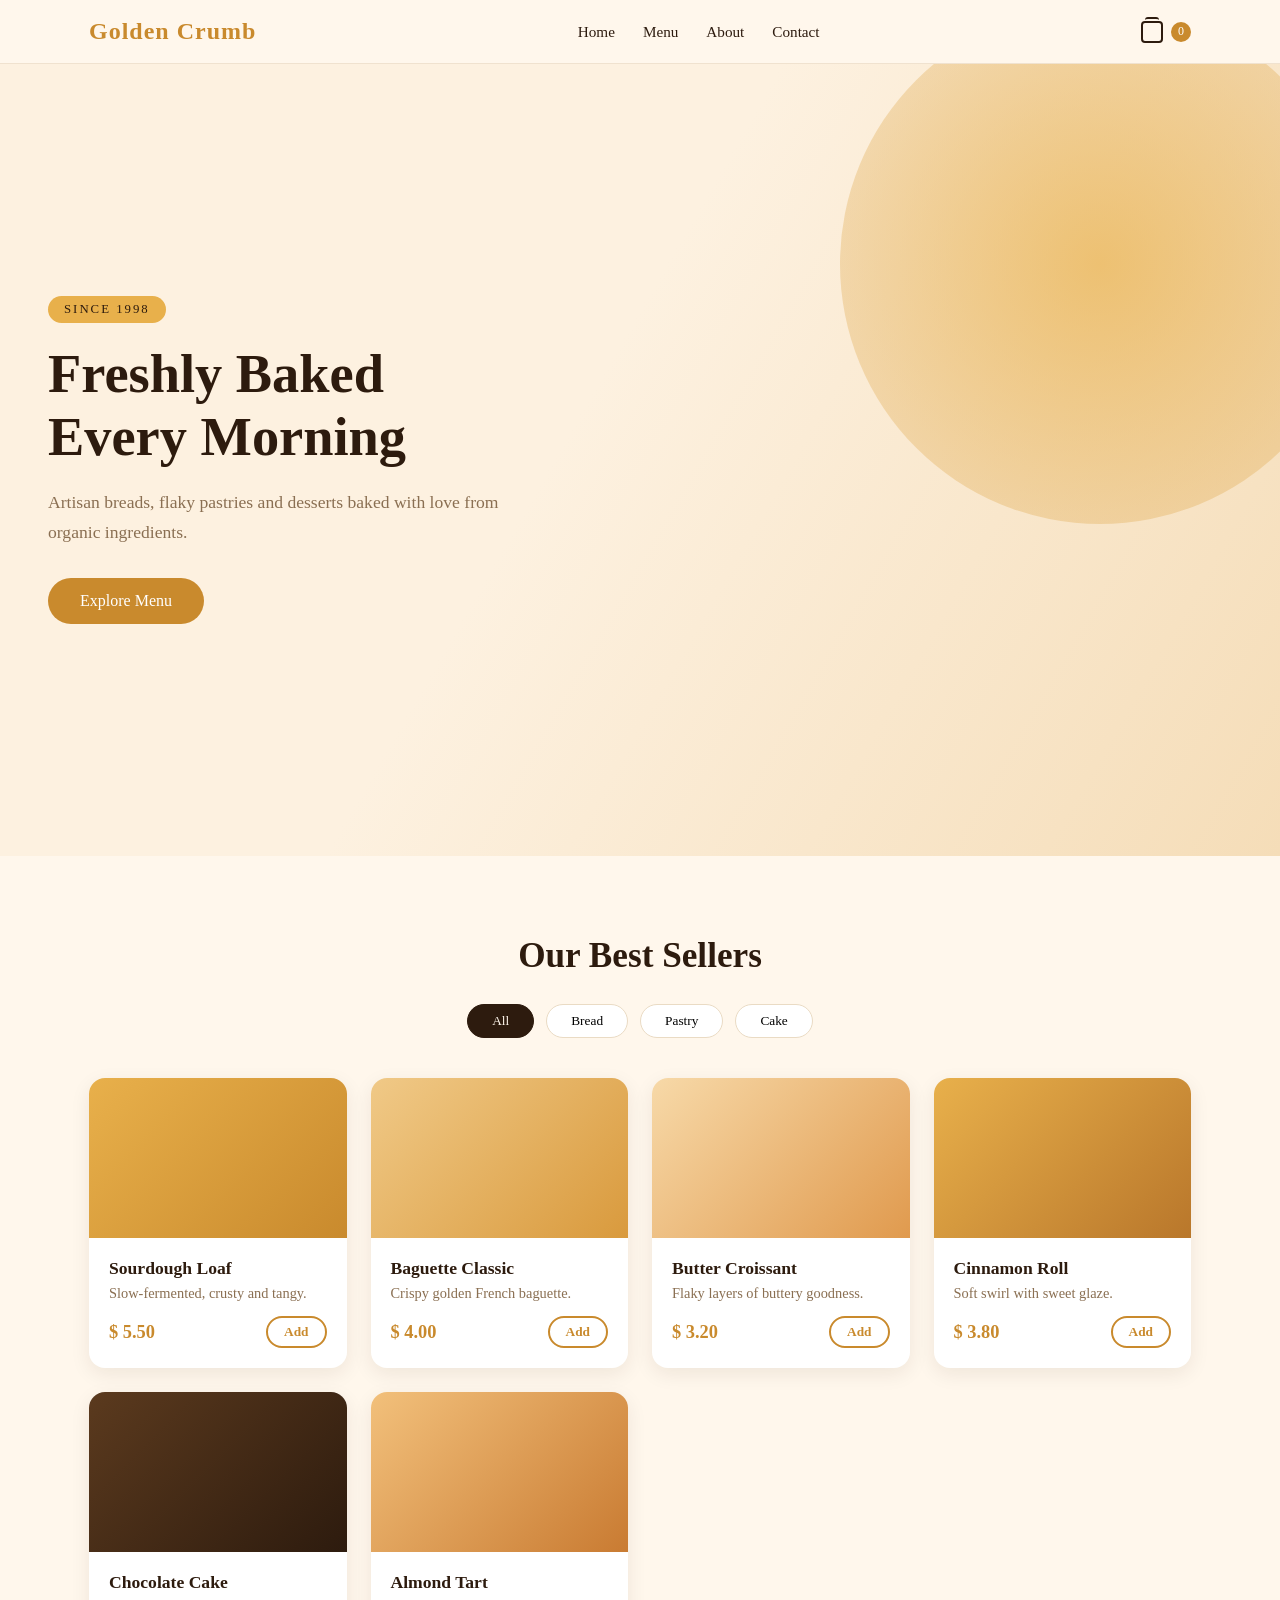
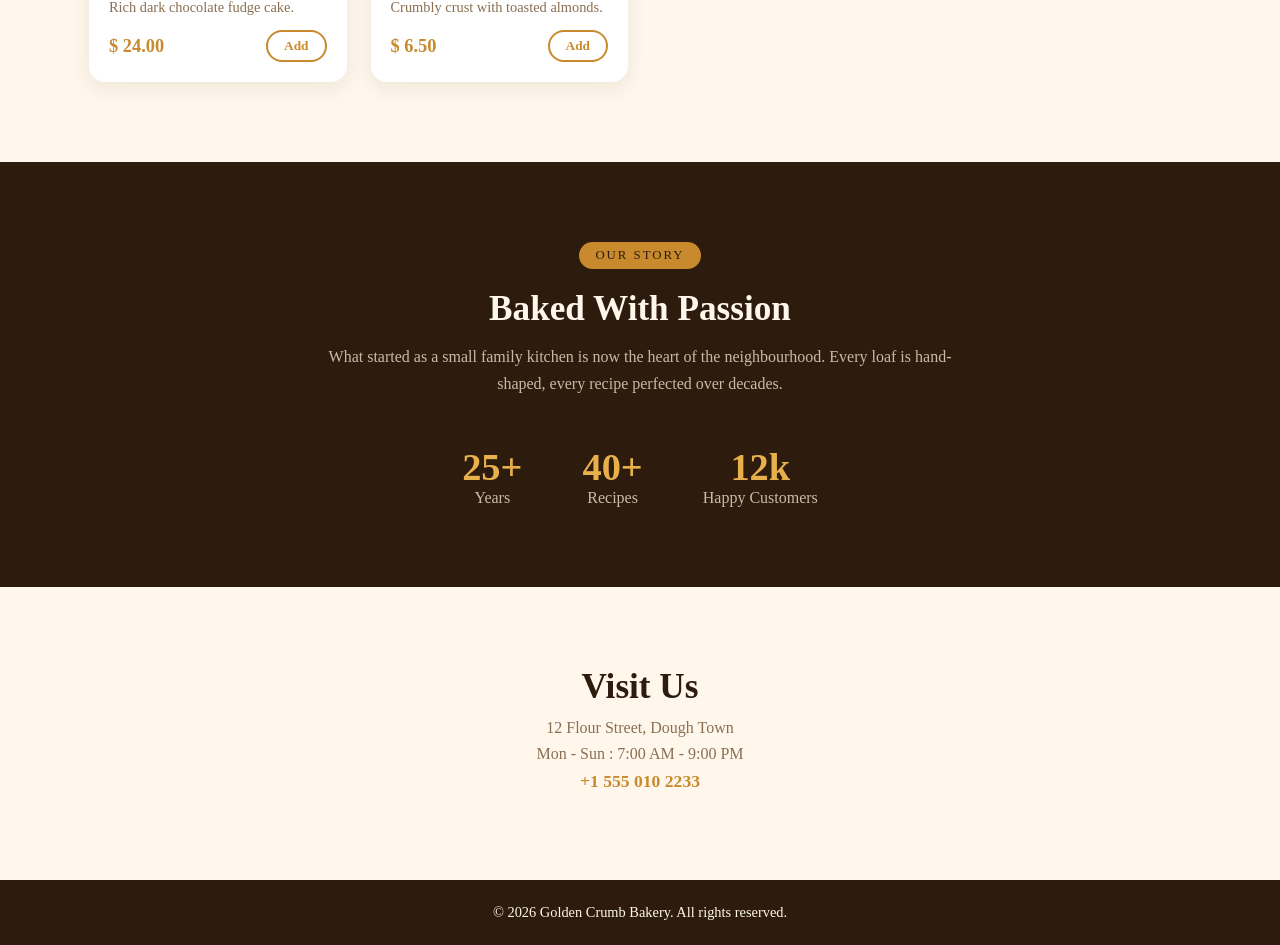
<file: bakery/index.html>
<!DOCTYPE html>
<html lang="en">
<head>
  <meta charset="UTF-8">
  <meta name="viewport" content="width=device-width, initial-scale=1.0">
  <title>Golden Crumb Bakery</title>
  <link rel="stylesheet" href="style.css">
</head>
<body>
  <header class="nav">
    <div class="nav-inner">
      <a href="#" class="logo">Golden Crumb</a>
      <button class="menu-toggle" aria-label="Toggle menu"></button>
      <nav class="nav-links">
        <a href="#home">Home</a>
        <a href="#menu">Menu</a>
        <a href="#about">About</a>
        <a href="#contact">Contact</a>
      </nav>
      <div class="cart">
        <span class="cart-icon"></span>
        <span class="cart-count">0</span>
      </div>
    </div>
  </header>

  <section class="hero" id="home">
    <div class="hero-text">
      <span class="tag">Since 1998</span>
      <h1>Freshly Baked<br>Every Morning</h1>
      <p>Artisan breads, flaky pastries and desserts baked with love from organic ingredients.</p>
      <a href="#menu" class="btn">Explore Menu</a>
    </div>
  </section>

  <section class="menu-section" id="menu">
    <h2>Our Best Sellers</h2>
    <div class="filter-bar">
      <button class="filter active" data-filter="all">All</button>
      <button class="filter" data-filter="bread">Bread</button>
      <button class="filter" data-filter="pastry">Pastry</button>
      <button class="filter" data-filter="cake">Cake</button>
    </div>
    <div class="products" id="products"></div>
  </section>

  <section class="about" id="about">
    <div class="about-text">
      <span class="tag">Our Story</span>
      <h2>Baked With Passion</h2>
      <p>What started as a small family kitchen is now the heart of the neighbourhood. Every loaf is hand-shaped, every recipe perfected over decades.</p>
    </div>
    <div class="stats">
      <div class="stat"><strong>25+</strong><span>Years</span></div>
      <div class="stat"><strong>40+</strong><span>Recipes</span></div>
      <div class="stat"><strong>12k</strong><span>Happy Customers</span></div>
    </div>
  </section>

  <section class="contact" id="contact">
    <h2>Visit Us</h2>
    <p>12 Flour Street, Dough Town</p>
    <p>Mon - Sun : 7:00 AM - 9:00 PM</p>
    <p class="phone">+1 555 010 2233</p>
  </section>

  <footer>
    <p>&copy; 2026 Golden Crumb Bakery. All rights reserved.</p>
  </footer>

  <script src="script.js"></script>
</body>
</html>
</file>
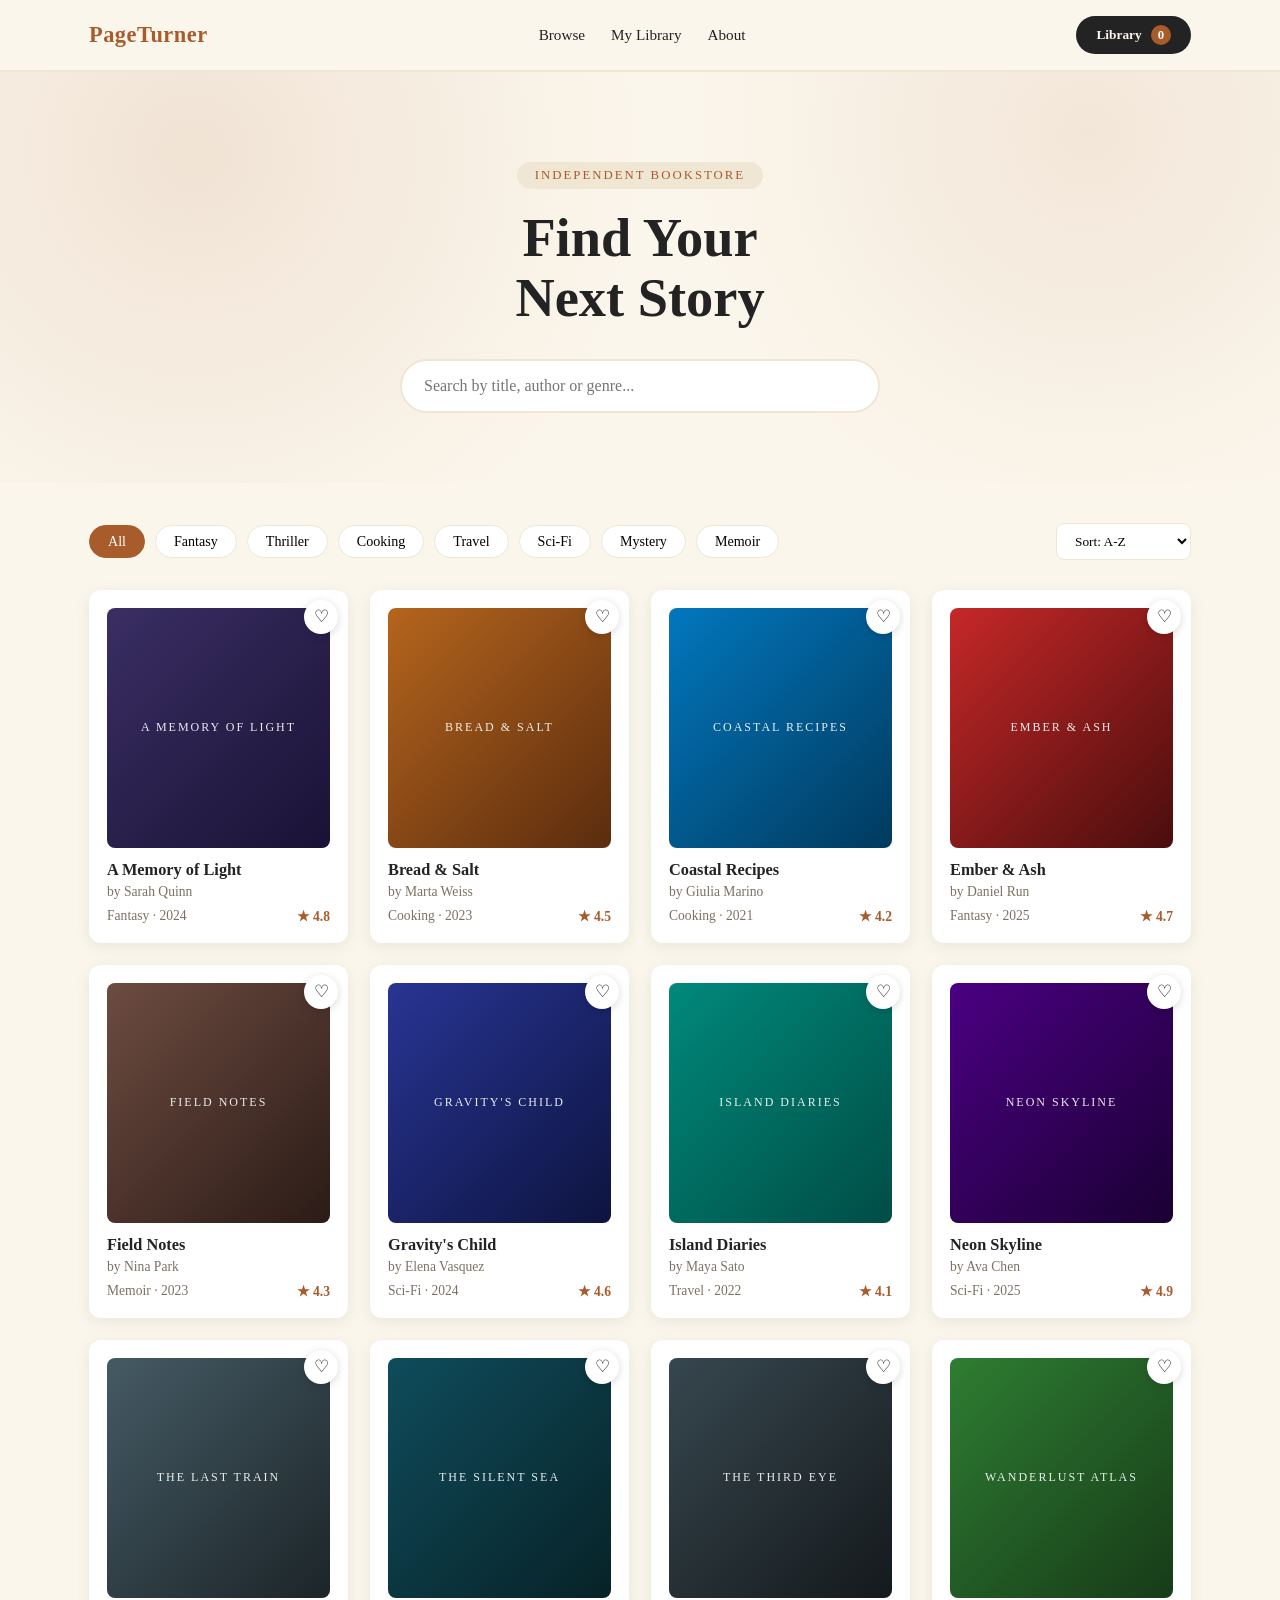
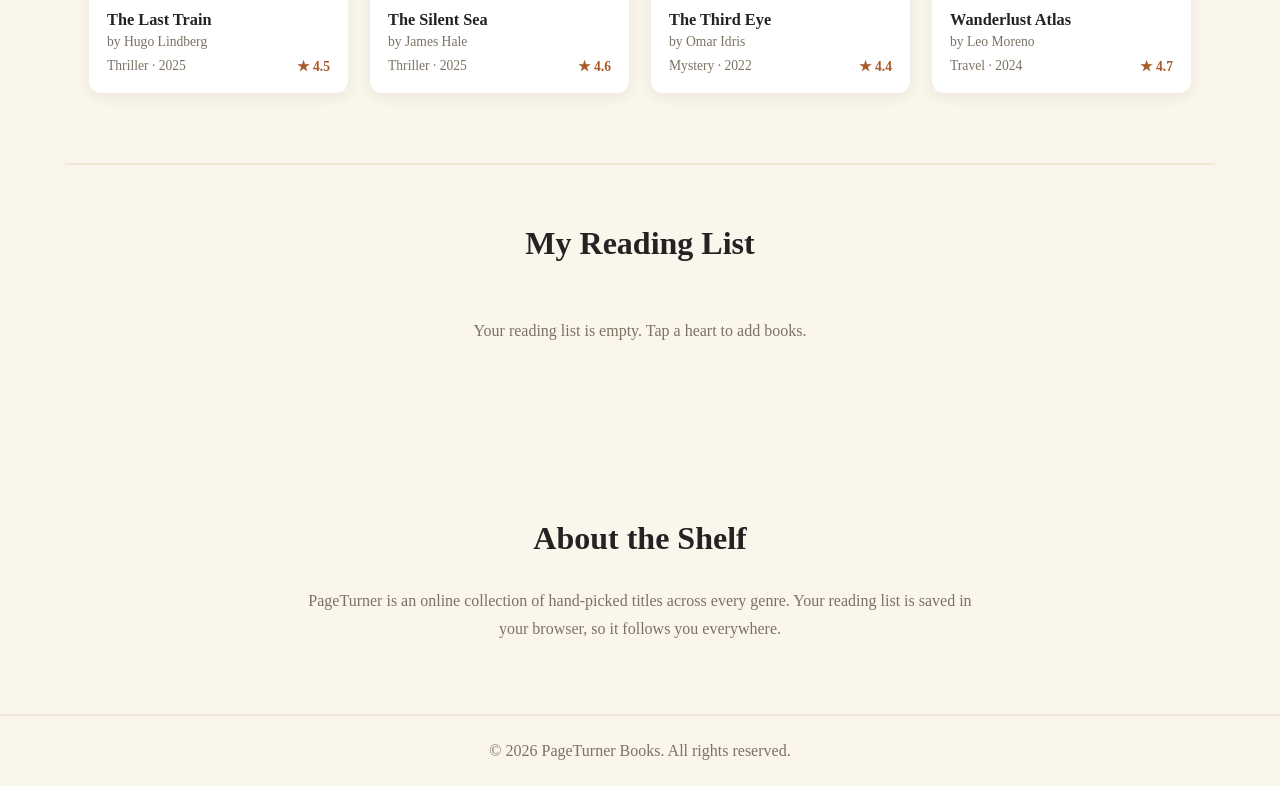
<file: bookstore/index.html>
<!DOCTYPE html>
<html lang="en">
<head>
  <meta charset="UTF-8">
  <meta name="viewport" content="width=device-width, initial-scale=1.0">
  <title>PageTurner Books</title>
  <link rel="stylesheet" href="style.css">
</head>
<body>
  <header class="nav">
    <div class="nav-inner">
      <a href="#" class="logo">PageTurner</a>
      <nav class="nav-links">
        <a href="#books">Browse</a>
        <a href="#library">My Library</a>
        <a href="#about">About</a>
      </nav>
      <button class="lib-btn" id="libBtn">Library <span id="libCount">0</span></button>
    </div>
  </header>

  <section class="hero">
    <span class="tag">Independent Bookstore</span>
    <h1>Find Your<br>Next Story</h1>
    <div class="search-wrap">
      <input type="search" id="search" placeholder="Search by title, author or genre...">
    </div>
  </section>

  <section id="books" class="books">
    <div class="controls">
      <div class="chips" id="chips"></div>
      <select id="sort">
        <option value="title">Sort: A-Z</option>
        <option value="year">Sort: Newest</option>
        <option value="rating">Sort: Top Rated</option>
      </select>
    </div>
    <div class="book-grid" id="bookGrid"></div>
    <p class="empty" id="emptyMsg">No books match your search.</p>
  </section>

  <section id="library" class="library">
    <h2>My Reading List</h2>
    <div class="library-grid" id="libraryGrid"></div>
    <p class="empty" id="libEmpty">Your reading list is empty. Tap a heart to add books.</p>
  </section>

  <section id="about" class="about">
    <h2>About the Shelf</h2>
    <p>PageTurner is an online collection of hand-picked titles across every genre. Your reading list is saved in your browser, so it follows you everywhere.</p>
  </section>

  <footer>&copy; 2026 PageTurner Books. All rights reserved.</footer>

  <div class="toast" id="toast"></div>
  <script src="script.js"></script>
</body>
</html>
</file>
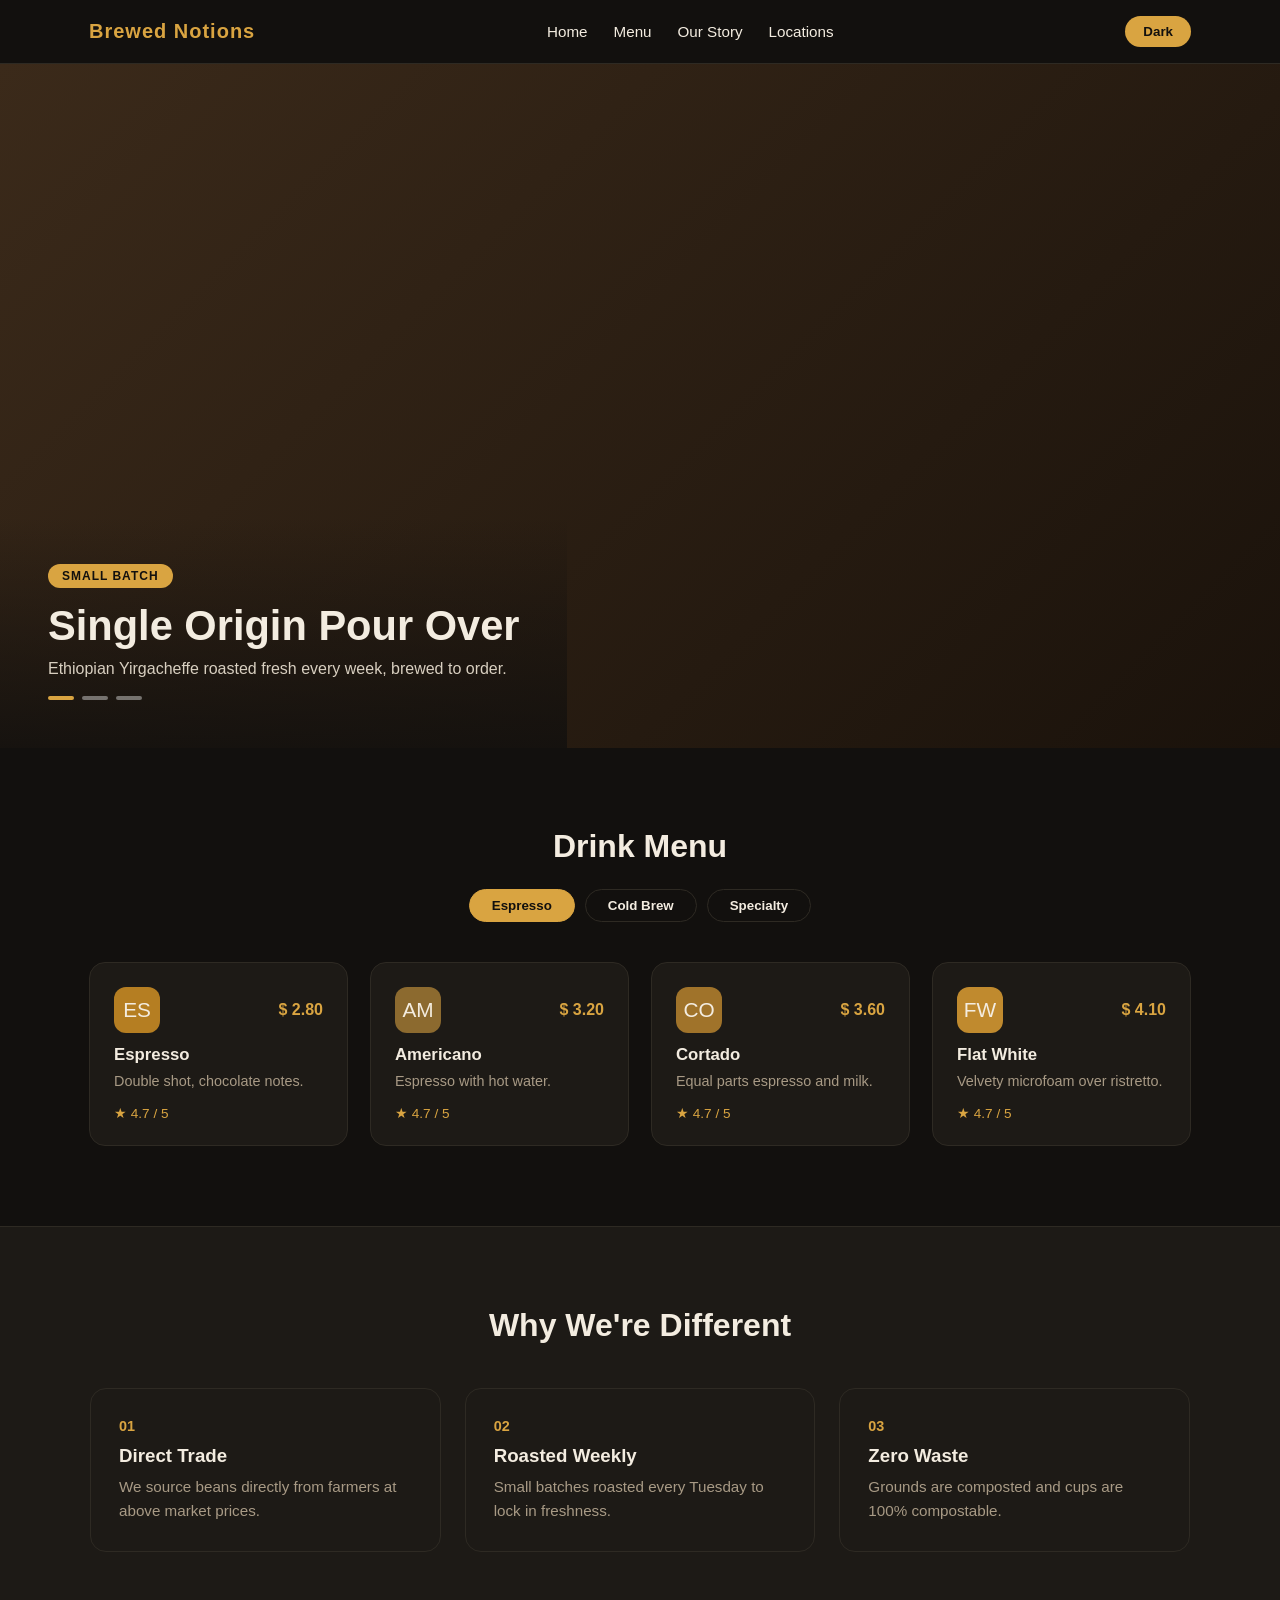
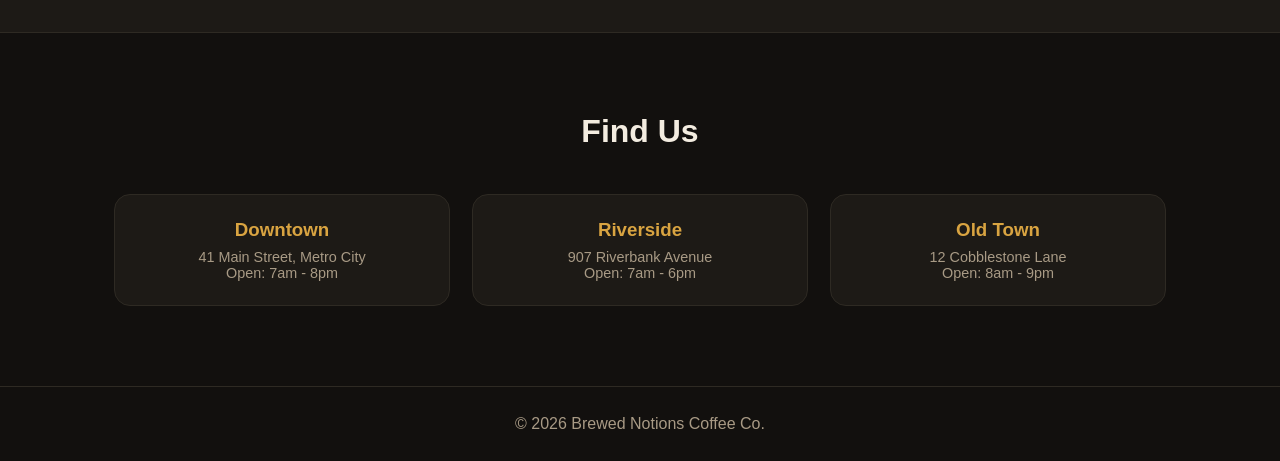
<file: cafe/index.html>
<!DOCTYPE html>
<html lang="en">
<head>
  <meta charset="UTF-8">
  <meta name="viewport" content="width=device-width, initial-scale=1.0">
  <title>Brewed Notions</title>
  <link rel="stylesheet" href="style.css">
</head>
<body>
  <header class="nav">
    <div class="nav-inner">
      <a href="#" class="logo">Brewed Notions</a>
      <button class="menu-toggle"></button>
      <nav class="nav-links">
        <a href="#home">Home</a>
        <a href="#menu">Menu</a>
        <a href="#about">Our Story</a>
        <a href="#visit">Locations</a>
      </nav>
      <button class="theme-toggle" id="themeToggle">Dark</button>
    </div>
  </header>

  <section class="hero" id="home">
    <div class="hero-slider" id="slider"></div>
    <div class="hero-content">
      <span class="tag">Small Batch</span>
      <h1 id="heroTitle">Single Origin Pour Over</h1>
      <p id="heroDesc">Ethiopian Yirgacheffe roasted fresh every week, brewed to order.</p>
      <div class="slider-dots" id="dots"></div>
    </div>
  </section>

  <section id="menu" class="menu-section">
    <h2>Drink Menu</h2>
    <div class="tabs">
      <button class="tab active" data-tab="espresso">Espresso</button>
      <button class="tab" data-tab="cold">Cold Brew</button>
      <button class="tab" data-tab="special">Specialty</button>
    </div>
    <div class="menu-grid" id="menuGrid"></div>
  </section>

  <section id="about" class="about">
    <h2>Why We're Different</h2>
    <div class="about-grid">
      <div class="about-card">
        <span>01</span>
        <h3>Direct Trade</h3>
        <p>We source beans directly from farmers at above market prices.</p>
      </div>
      <div class="about-card">
        <span>02</span>
        <h3>Roasted Weekly</h3>
        <p>Small batches roasted every Tuesday to lock in freshness.</p>
      </div>
      <div class="about-card">
        <span>03</span>
        <h3>Zero Waste</h3>
        <p>Grounds are composted and cups are 100% compostable.</p>
      </div>
    </div>
  </section>

  <section id="visit" class="visit">
    <h2>Find Us</h2>
    <div class="locations" id="locations"></div>
  </section>

  <footer>
    <p>&copy; 2026 Brewed Notions Coffee Co.</p>
  </footer>

  <script src="script.js"></script>
</body>
</html>
</file>
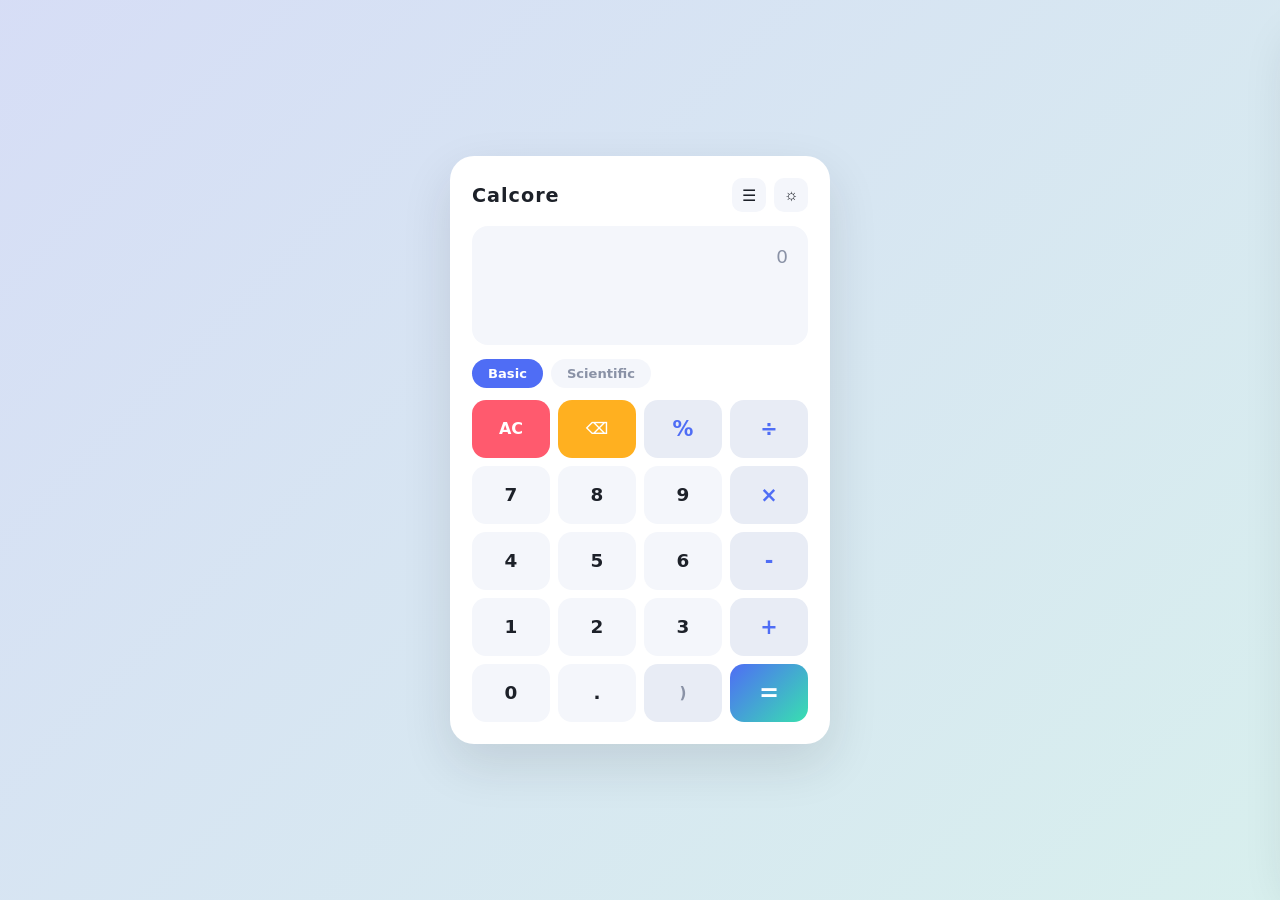
<file: calculator/index.html>
<!DOCTYPE html>
<html lang="en">
<head>
  <meta charset="UTF-8">
  <meta name="viewport" content="width=device-width, initial-scale=1.0">
  <title>Calcore - Smart Calculator</title>
  <link rel="stylesheet" href="style.css">
</head>
<body>
  <main class="calc">
    <header class="calc-head">
      <h1>Calcore</h1>
      <div class="head-actions">
        <button id="historyBtn" title="History">&#9776;</button>
        <button class="theme-toggle" id="themeToggle" title="Theme">&#9788;</button>
      </div>
    </header>

    <div class="display">
      <div class="expression" id="expression">0</div>
      <div class="result" id="result">&nbsp;</div>
    </div>

    <div class="mode-tabs">
      <button class="mode active" data-mode="basic">Basic</button>
      <button class="mode" data-mode="scientific">Scientific</button>
    </div>

    <div class="sci-pad hidden" id="sciPad">
      <button class="key fn" data-k="sin">sin</button>
      <button class="key fn" data-k="cos">cos</button>
      <button class="key fn" data-k="tan">tan</button>
      <button class="key fn" data-k="sqrt">&#8730;</button>
      <button class="key fn" data-k="ln">ln</button>
      <button class="key fn" data-k="log">log</button>
      <button class="key fn" data-k="x2">x&sup2;</button>
      <button class="key fn" data-k="x3">x&sup3;</button>
      <button class="key const" data-k="pi">&#960;</button>
      <button class="key const" data-k="e">e</button>
      <button class="key fn" data-k="fact">n!</button>
      <button class="key fn" data-k="(">(</button>
    </div>

    <div class="pad">
      <button class="key clear" data-k="AC">AC</button>
      <button class="key del" data-k="del">&#9003;</button>
      <button class="key opr" data-k="%">%</button>
      <button class="key opr" data-k="/">&divide;</button>
      <button class="key num" data-k="7">7</button>
      <button class="key num" data-k="8">8</button>
      <button class="key num" data-k="9">9</button>
      <button class="key opr" data-k="*">&times;</button>
      <button class="key num" data-k="4">4</button>
      <button class="key num" data-k="5">5</button>
      <button class="key num" data-k="6">6</button>
      <button class="key opr" data-k="-">-</button>
      <button class="key num" data-k="1">1</button>
      <button class="key num" data-k="2">2</button>
      <button class="key num" data-k="3">3</button>
      <button class="key opr" data-k="+">+</button>
      <button class="key num" data-k="0">0</button>
      <button class="key num" data-k=".">.</button>
      <button class="key fn" data-k=")">)</button>
      <button class="key equals" data-k="=">=</button>
    </div>
  </main>

  <aside class="history" id="historyPanel">
    <div class="history-head">
      <h3>History</h3>
      <button id="clearHistory">Clear</button>
    </div>
    <div class="history-list" id="historyList"></div>
  </aside>

  <script src="script.js"></script>
</body>
</html>
</file>
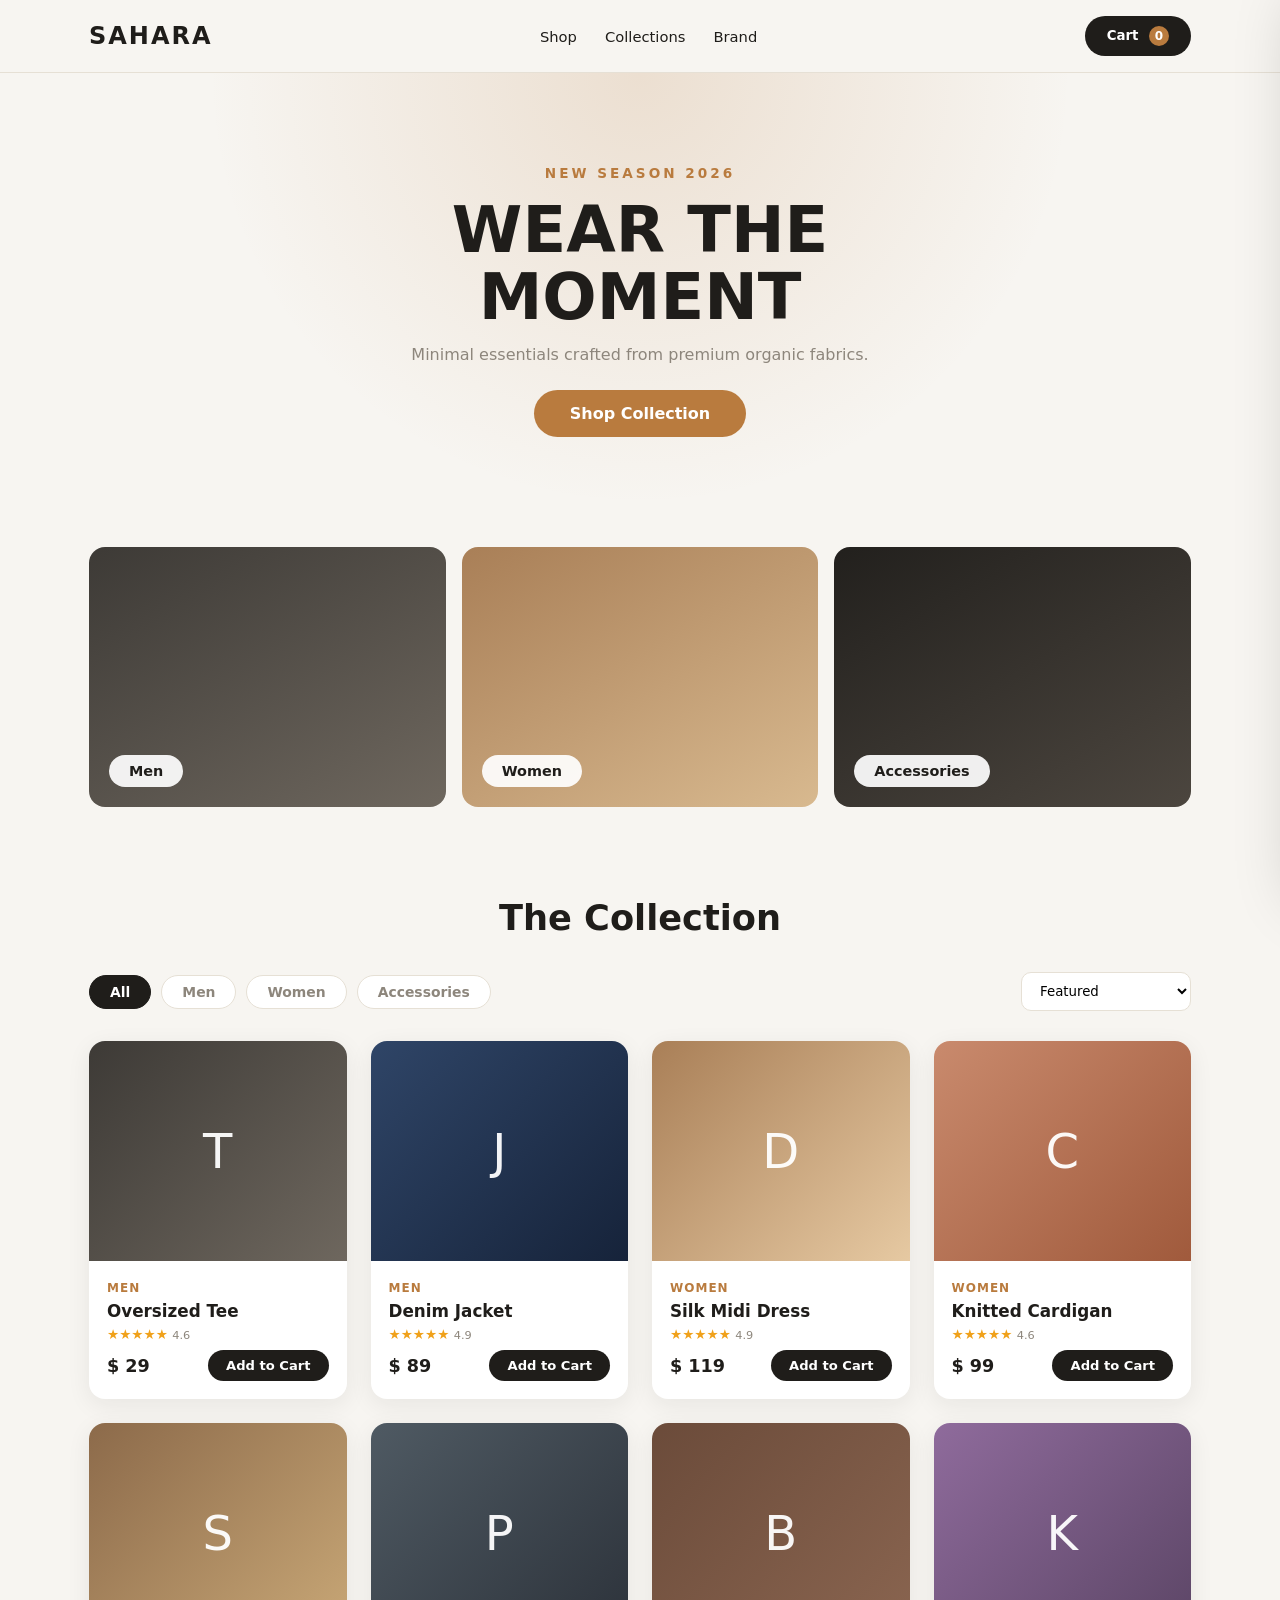
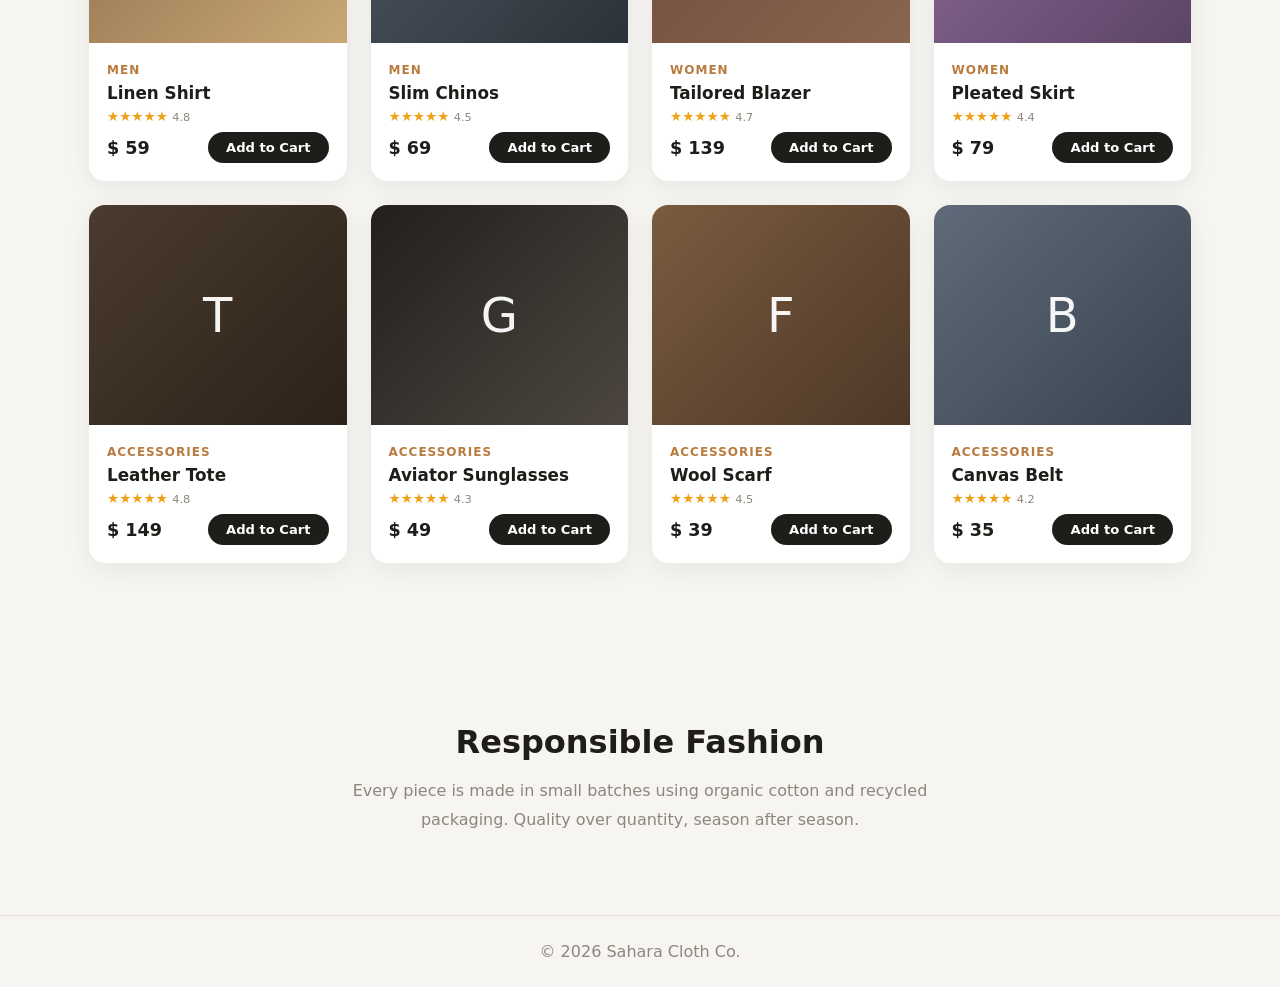
<file: cloth-store/index.html>
<!DOCTYPE html>
<html lang="en">
<head>
  <meta charset="UTF-8">
  <meta name="viewport" content="width=device-width, initial-scale=1.0">
  <title>Sahara Cloth Co.</title>
  <link rel="stylesheet" href="style.css">
</head>
<body>
  <header class="nav">
    <div class="nav-inner">
      <a href="#" class="logo">Sahara</a>
      <nav class="nav-links">
        <a href="#shop">Shop</a>
        <a href="#collections">Collections</a>
        <a href="#about">Brand</a>
      </nav>
      <button class="cart-btn" id="cartBtn">
        Cart <span id="cartCount">0</span>
      </button>
    </div>
  </header>

  <section class="hero">
    <div class="hero-text">
      <span class="tag">New Season 2026</span>
      <h1>Wear The<br>Moment</h1>
      <p>Minimal essentials crafted from premium organic fabrics.</p>
      <a href="#shop" class="btn">Shop Collection</a>
    </div>
  </section>

  <section class="collections" id="collections">
    <div class="coll coll-men"><span>Men</span></div>
    <div class="coll coll-women"><span>Women</span></div>
    <div class="coll coll-accessories"><span>Accessories</span></div>
  </section>

  <section class="shop" id="shop">
    <h2>The Collection</h2>
    <div class="shop-controls">
      <div class="filters" id="filters"></div>
      <select id="sort">
        <option value="featured">Featured</option>
        <option value="price-asc">Price: Low to High</option>
        <option value="price-desc">Price: High to Low</option>
        <option value="rating">Top Rated</option>
      </select>
    </div>
    <div class="product-grid" id="productGrid"></div>
    <p class="empty" id="emptyMsg">No products match the selected filters.</p>
  </section>

  <section class="about" id="about">
    <h2>Responsible Fashion</h2>
    <p>Every piece is made in small batches using organic cotton and recycled packaging. Quality over quantity, season after season.</p>
  </section>

  <footer>&copy; 2026 Sahara Cloth Co.</footer>

  <aside class="cart-panel" id="cartPanel">
    <div class="cart-head">
      <h3>Your Bag</h3>
      <button id="cartClose">&#215;</button>
    </div>
    <div class="cart-items" id="cartItems"></div>
    <div class="cart-foot">
      <div class="cart-total">
        <span>Subtotal</span>
        <strong id="cartTotal">$0.00</strong>
      </div>
      <button class="checkout" id="checkoutBtn">Checkout</button>
    </div>
  </aside>

  <div class="backdrop" id="checkoutBackdrop"></div>
  <div class="checkout-modal" id="checkoutModal">
    <button class="co-close" id="coClose">&#215;</button>
    <h3>Order Complete</h3>
    <p id="coMsg">Your order has been placed.</p>
  </div>

  <div id="toast"></div>
  <script src="script.js"></script>
</body>
</html>
</file>
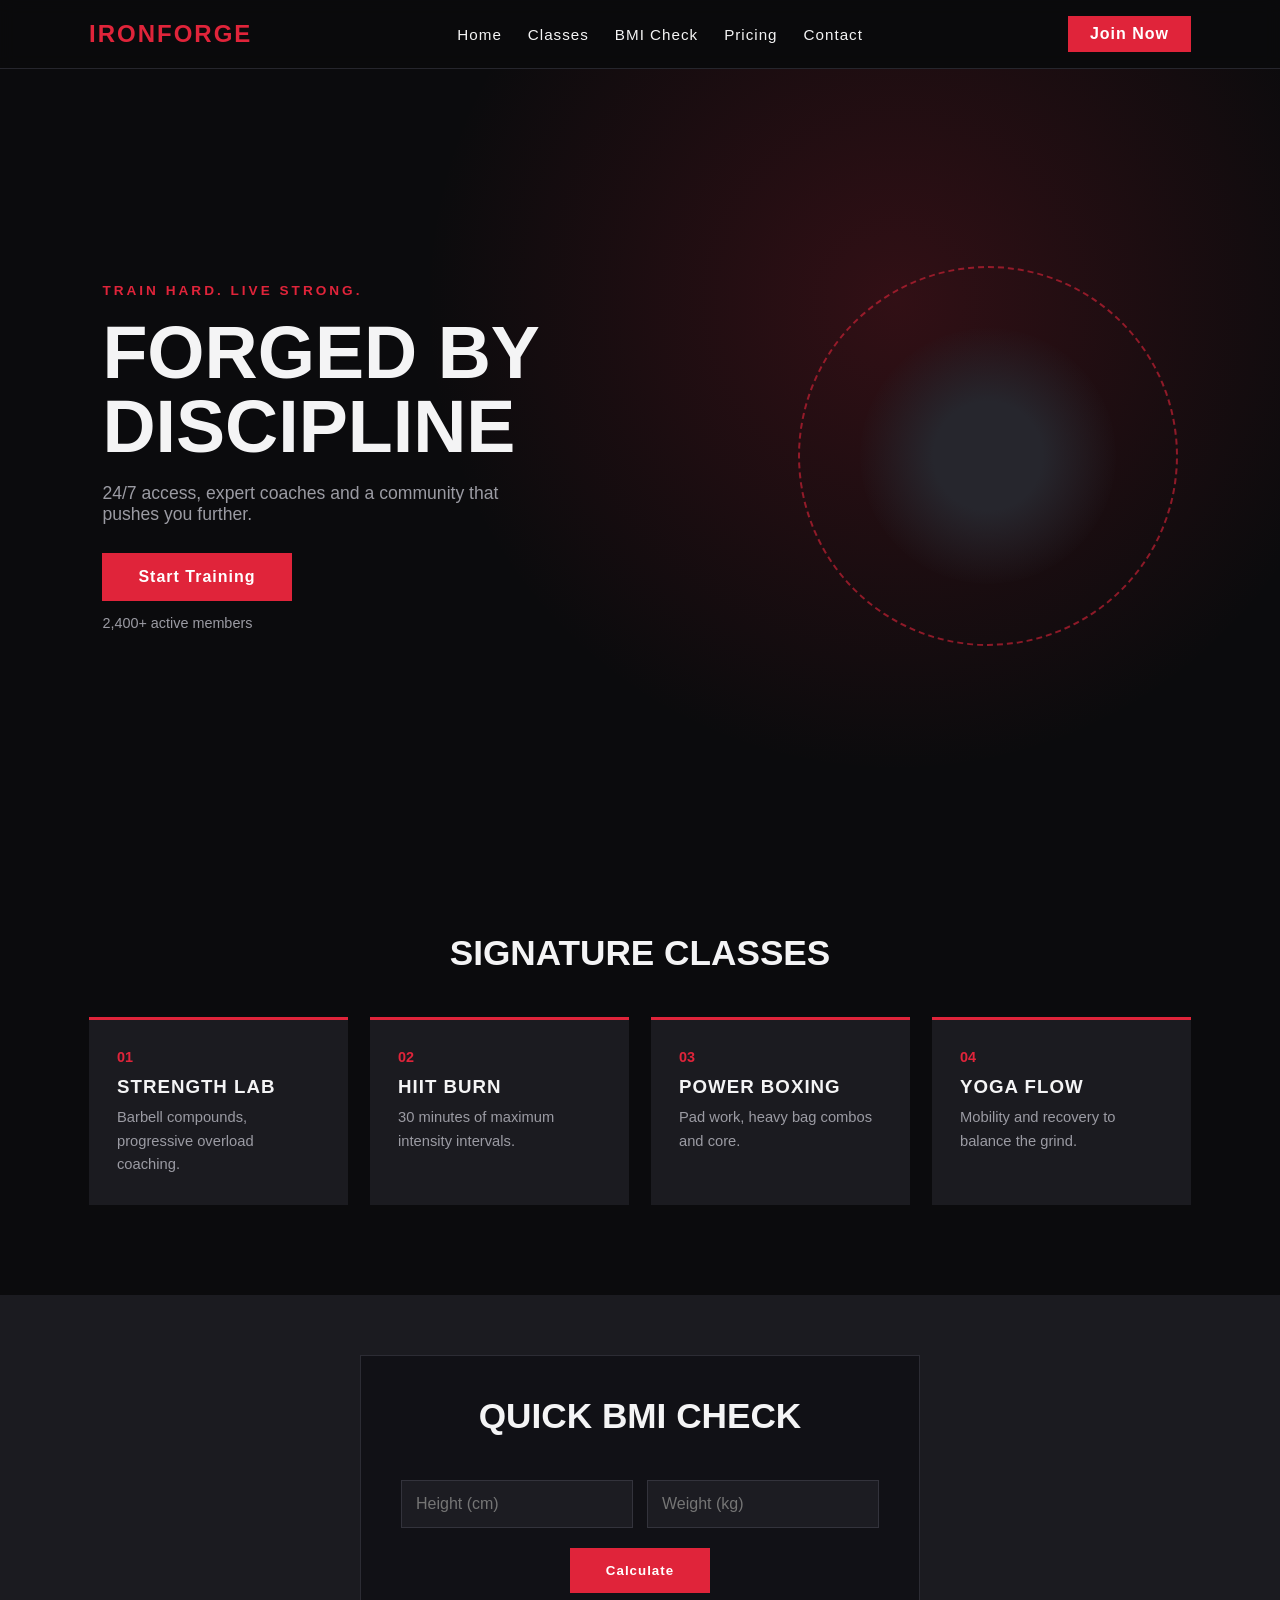
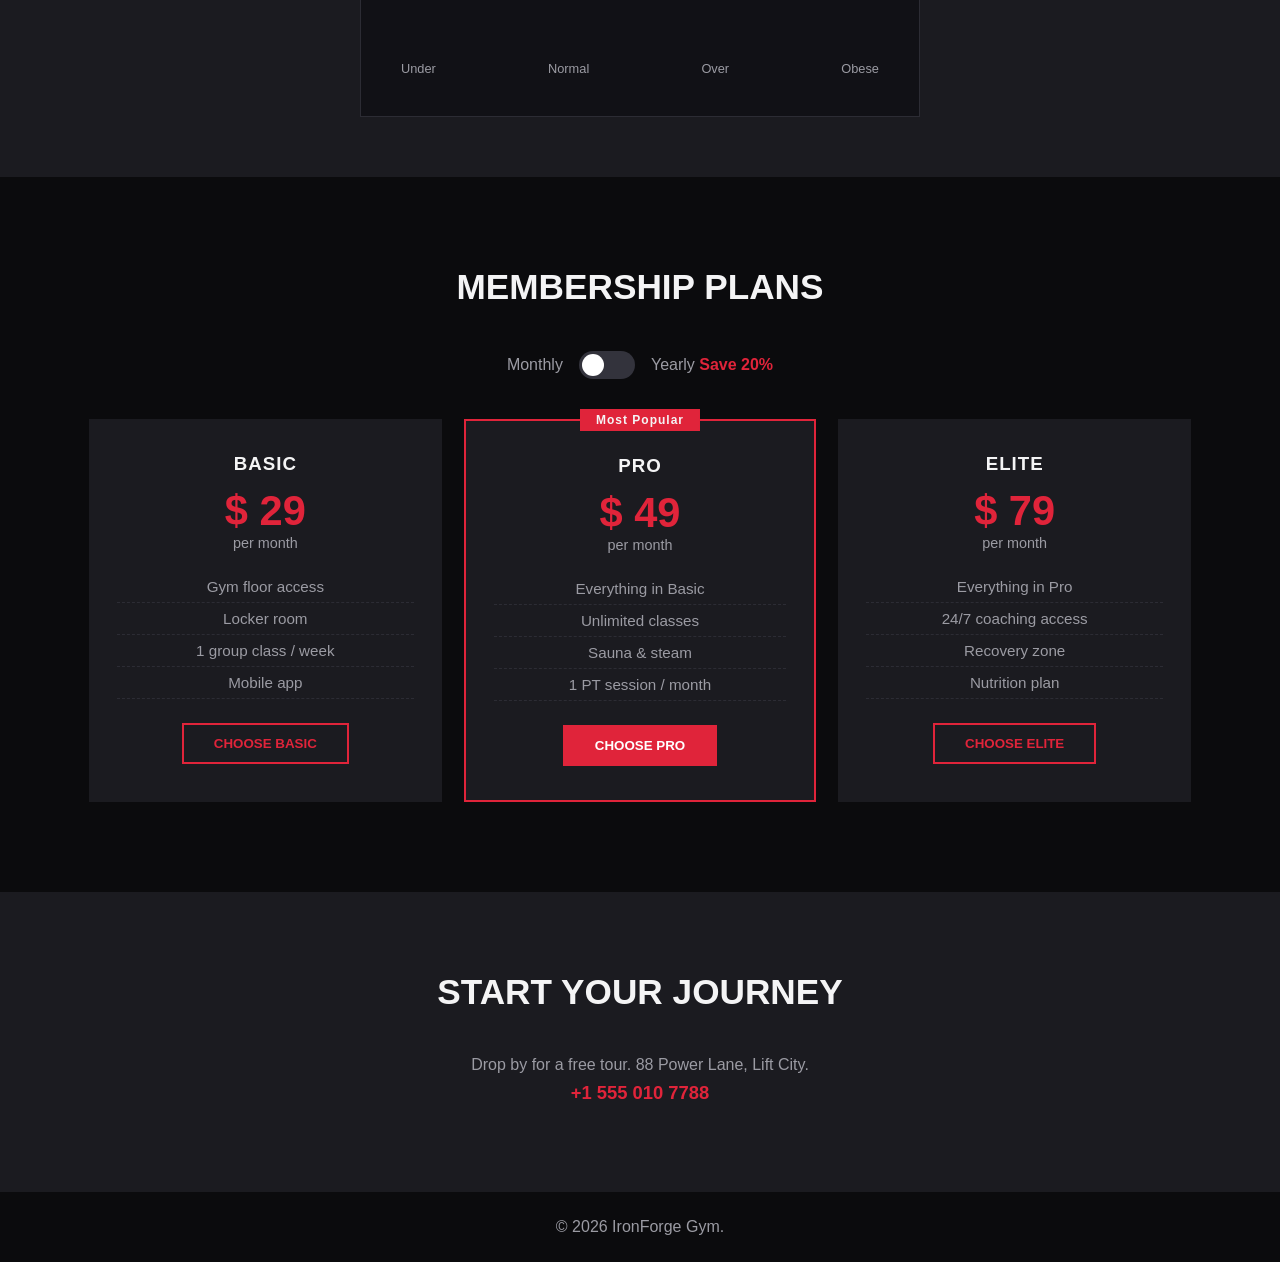
<file: gym/index.html>
<!DOCTYPE html>
<html lang="en">
<head>
  <meta charset="UTF-8">
  <meta name="viewport" content="width=device-width, initial-scale=1.0">
  <title>IronForge Gym</title>
  <link rel="stylesheet" href="style.css">
</head>
<body>
  <header class="nav">
    <div class="nav-inner">
      <a href="#" class="logo">IronForge</a>
      <button class="menu-toggle"></button>
      <nav class="nav-links">
        <a href="#home">Home</a>
        <a href="#classes">Classes</a>
        <a href="#bmi">BMI Check</a>
        <a href="#pricing">Pricing</a>
        <a href="#contact">Contact</a>
      </nav>
      <a href="#pricing" class="join">Join Now</a>
    </div>
  </header>

  <section class="hero" id="home">
    <div class="hero-text">
      <span class="tag">Train Hard. Live Strong.</span>
      <h1>Forged By<br>Discipline</h1>
      <p>24/7 access, expert coaches and a community that pushes you further.</p>
      <div class="cta">
        <a href="#pricing" class="btn">Start Training</a>
        <span class="members">2,400+ active members</span>
      </div>
    </div>
    <div class="ring"></div>
  </section>

  <section class="classes" id="classes">
    <h2>Signature Classes</h2>
    <div class="class-grid" id="classGrid"></div>
  </section>

  <section class="bmi" id="bmi">
    <div class="bmi-card">
      <h2>Quick BMI Check</h2>
      <div class="bmi-inputs">
        <input type="number" id="bmiHeight" placeholder="Height (cm)" min="1">
        <input type="number" id="bmiWeight" placeholder="Weight (kg)" min="1">
      </div>
      <button id="calcBmi" class="btn">Calculate</button>
      <div class="bmi-result" id="bmiResult"></div>
      <div class="bmi-scale">
        <span>Under</span><span>Normal</span><span>Over</span><span>Obese</span>
      </div>
    </div>
  </section>

  <section class="pricing" id="pricing">
    <h2>Membership Plans</h2>
    <div class="toggle">
      <span>Monthly</span>
      <label class="switch"><input type="checkbox" id="billingToggle"><span class="slider"></span></label>
      <span>Yearly <em>Save 20%</em></span>
    </div>
    <div class="plans" id="plans"></div>
  </section>

  <section class="contact" id="contact">
    <h2>Start Your Journey</h2>
    <p>Drop by for a free tour. 88 Power Lane, Lift City.</p>
    <p class="phone">+1 555 010 7788</p>
  </section>

  <footer>&copy; 2026 IronForge Gym.</footer>

  <script src="script.js"></script>
</body>
</html>
</file>
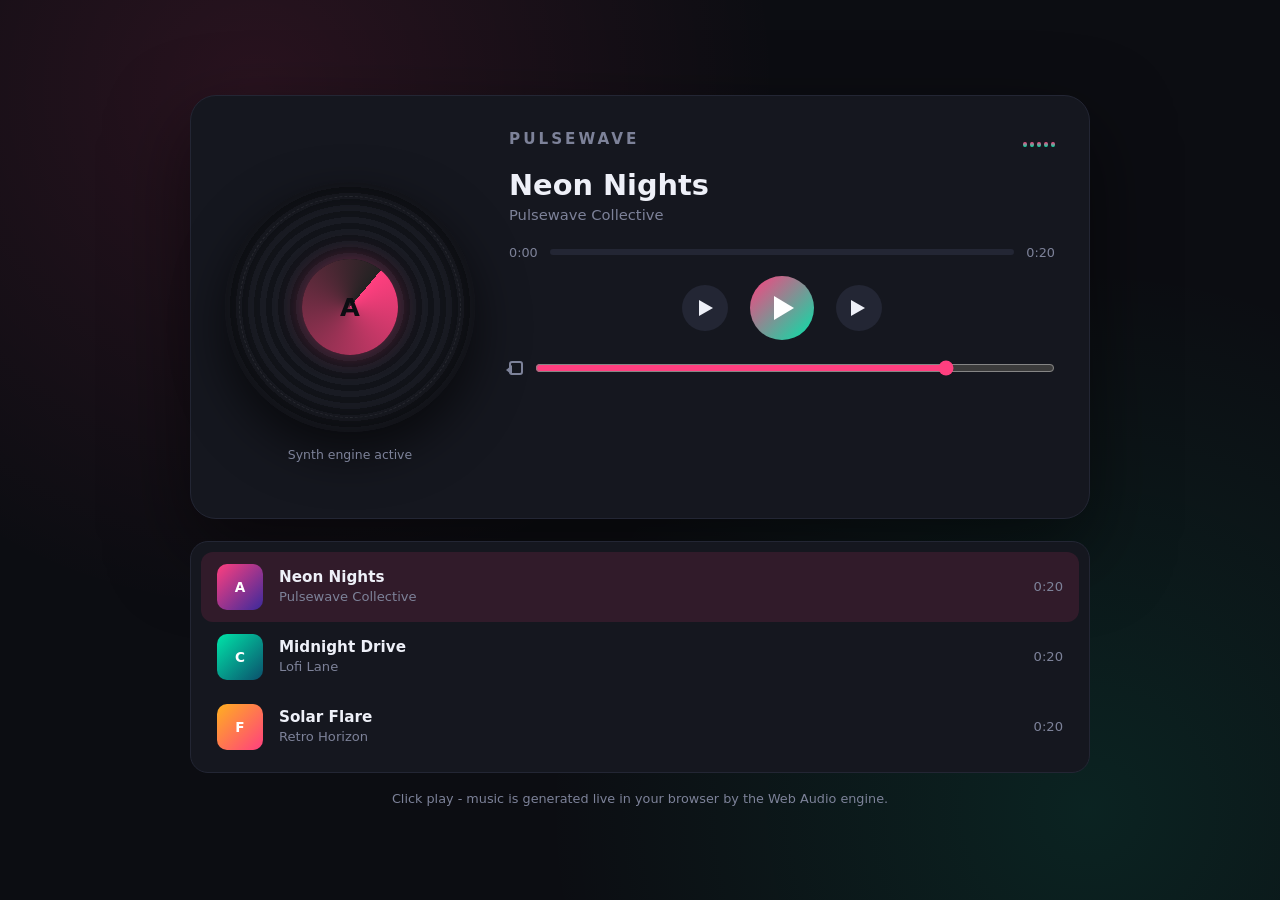
<file: music-player/index.html>
<!DOCTYPE html>
<html lang="en">
<head>
  <meta charset="UTF-8">
  <meta name="viewport" content="width=device-width, initial-scale=1.0">
  <title>Pulsewave Player</title>
  <link rel="stylesheet" href="style.css">
</head>
<body>
  <main class="player">
    <div class="vinyl-area">
      <div class="vinyl" id="vinyl">
        <div class="vinyl-label" id="vinylLabel">PW</div>
      </div>
      <div class="vinyl-note" id="vinylNote">Synth engine active</div>
    </div>

    <section class="deck">
      <header class="deck-head">
        <span class="brand">Pulsewave</span>
        <span class="eq" id="eqDots"></span>
      </header>

      <div class="track-info">
        <h2 id="trackName">Neon Nights</h2>
        <p id="trackArtist">Pulsewave Synth Collective</p>
      </div>

      <div class="seek">
        <span id="curTime">0:00</span>
        <div class="seek-bar" id="seekBar">
          <div class="seek-fill" id="seekFill"></div>
        </div>
        <span id="totalTime">0:00</span>
      </div>

      <div class="controls">
        <button class="ctl" id="prevBtn" title="Previous"></button>
        <button class="ctl play" id="playBtn" title="Play / Pause"></button>
        <button class="ctl" id="nextBtn" title="Next"></button>
      </div>

      <div class="vol-row">
        <span class="vol-icon"></span>
        <input type="range" id="volume" min="0" max="1" step="0.01" value="0.8">
      </div>

      <canvas id="visualizer" width="400" height="90"></canvas>
    </section>
  </main>

  <aside class="playlist" id="playlist"></aside>

  <footer class="foot-note">Click play - music is generated live in your browser by the Web Audio engine.</footer>
  <script src="script.js"></script>
</body>
</html>
</file>
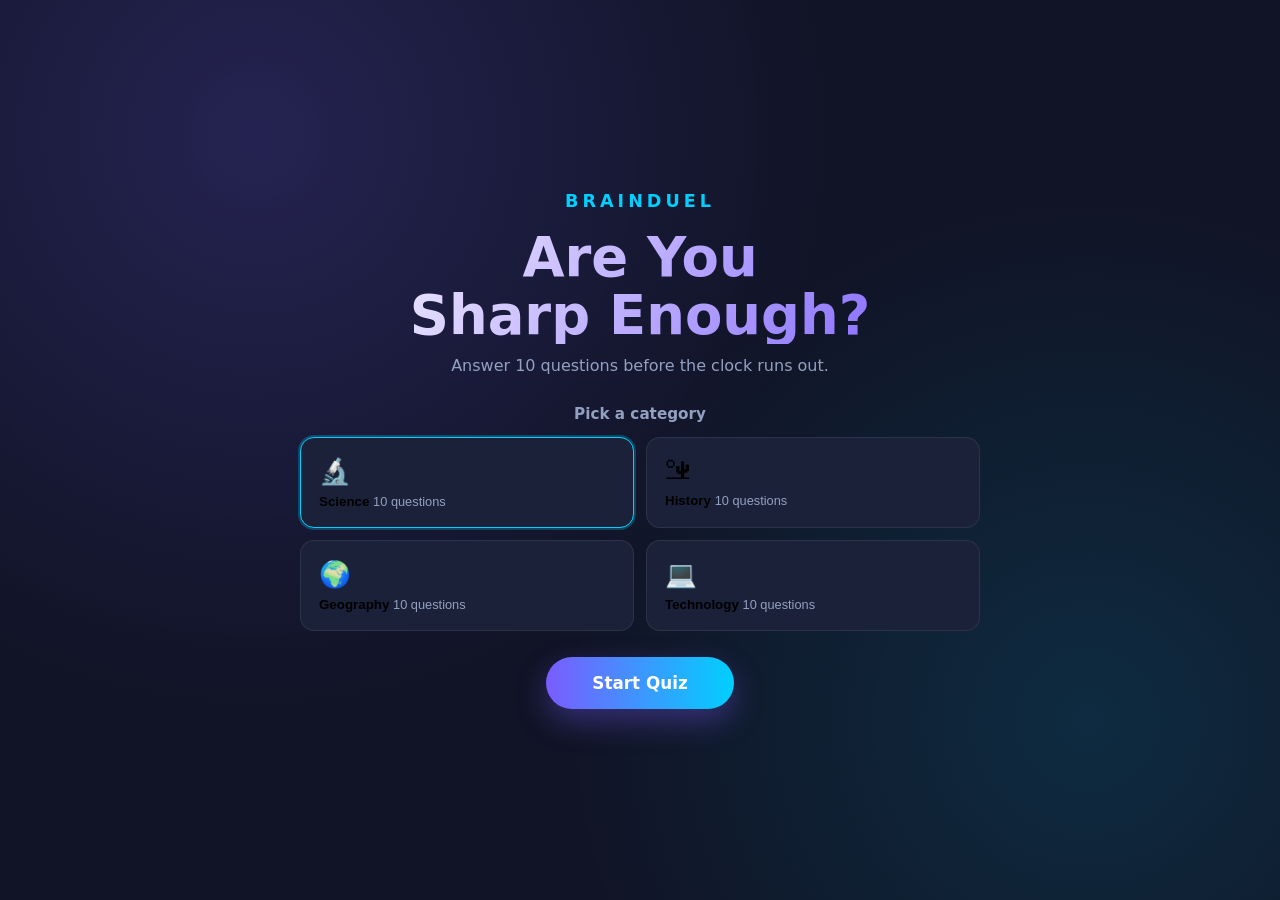
<file: quiz-app/index.html>
<!DOCTYPE html>
<html lang="en">
<head>
  <meta charset="UTF-8">
  <meta name="viewport" content="width=device-width, initial-scale=1.0">
  <title>BrainDuel - Quiz Game</title>
  <link rel="stylesheet" href="style.css">
</head>
<body>
  <main class="shell">

    <section class="screen" id="startScreen">
      <span class="logo">BrainDuel</span>
      <h1>Are You<br>Sharp Enough?</h1>
      <p>Answer 10 questions before the clock runs out.</p>
      <div class="category-pick">
        <h3>Pick a category</h3>
        <div class="cat-grid" id="catGrid"></div>
      </div>
      <button class="btn-start" id="startBtn">Start Quiz</button>
    </section>

    <section class="screen hidden" id="gameScreen">
      <header class="game-head">
        <div class="hud">
          <div class="hud-box"><span>Question</span><strong id="qIndex">1/10</strong></div>
          <div class="hud-box"><span>Score</span><strong id="qScore">0</strong></div>
        </div>
        <div class="timer" id="timerWrap">
          <span class="timer-bar" id="timerBar"></span>
          <strong id="timerText">20</strong>
        </div>
      </header>

      <div class="question-card">
        <h2 id="qText">Question text</h2>
        <div class="options" id="options"></div>
      </div>

      <div class="game-foot">
        <span id="feedback"></span>
        <button class="btn-next" id="nextBtn">Next</button>
      </div>
    </section>

    <section class="screen hidden" id="resultScreen">
      <div class="result-card">
        <div class="result-ring" id="resultRing">
          <div class="result-center">
            <strong id="resultPct">0%</strong>
            <span id="resultGrade"></span>
          </div>
        </div>
        <h2 id="resultTitle">Great job!</h2>
        <p id="resultText">You scored 0 out of 10.</p>
        <div class="result-stats">
          <div class="rstat"><strong id="rCorrect">0</strong><span>Correct</span></div>
          <div class="rstat"><strong id="rWrong">0</strong><span>Wrong</span></div>
          <div class="rstat"><strong id="rTime">0s</strong><span>Time</span></div>
        </div>
        <div class="result-actions">
          <button class="btn-start" id="retryBtn">Play Again</button>
          <button class="btn-ghost" id="homeBtn">Change Category</button>
        </div>
      </div>
    </section>

  </main>

  <script src="script.js"></script>
</body>
</html>
</file>
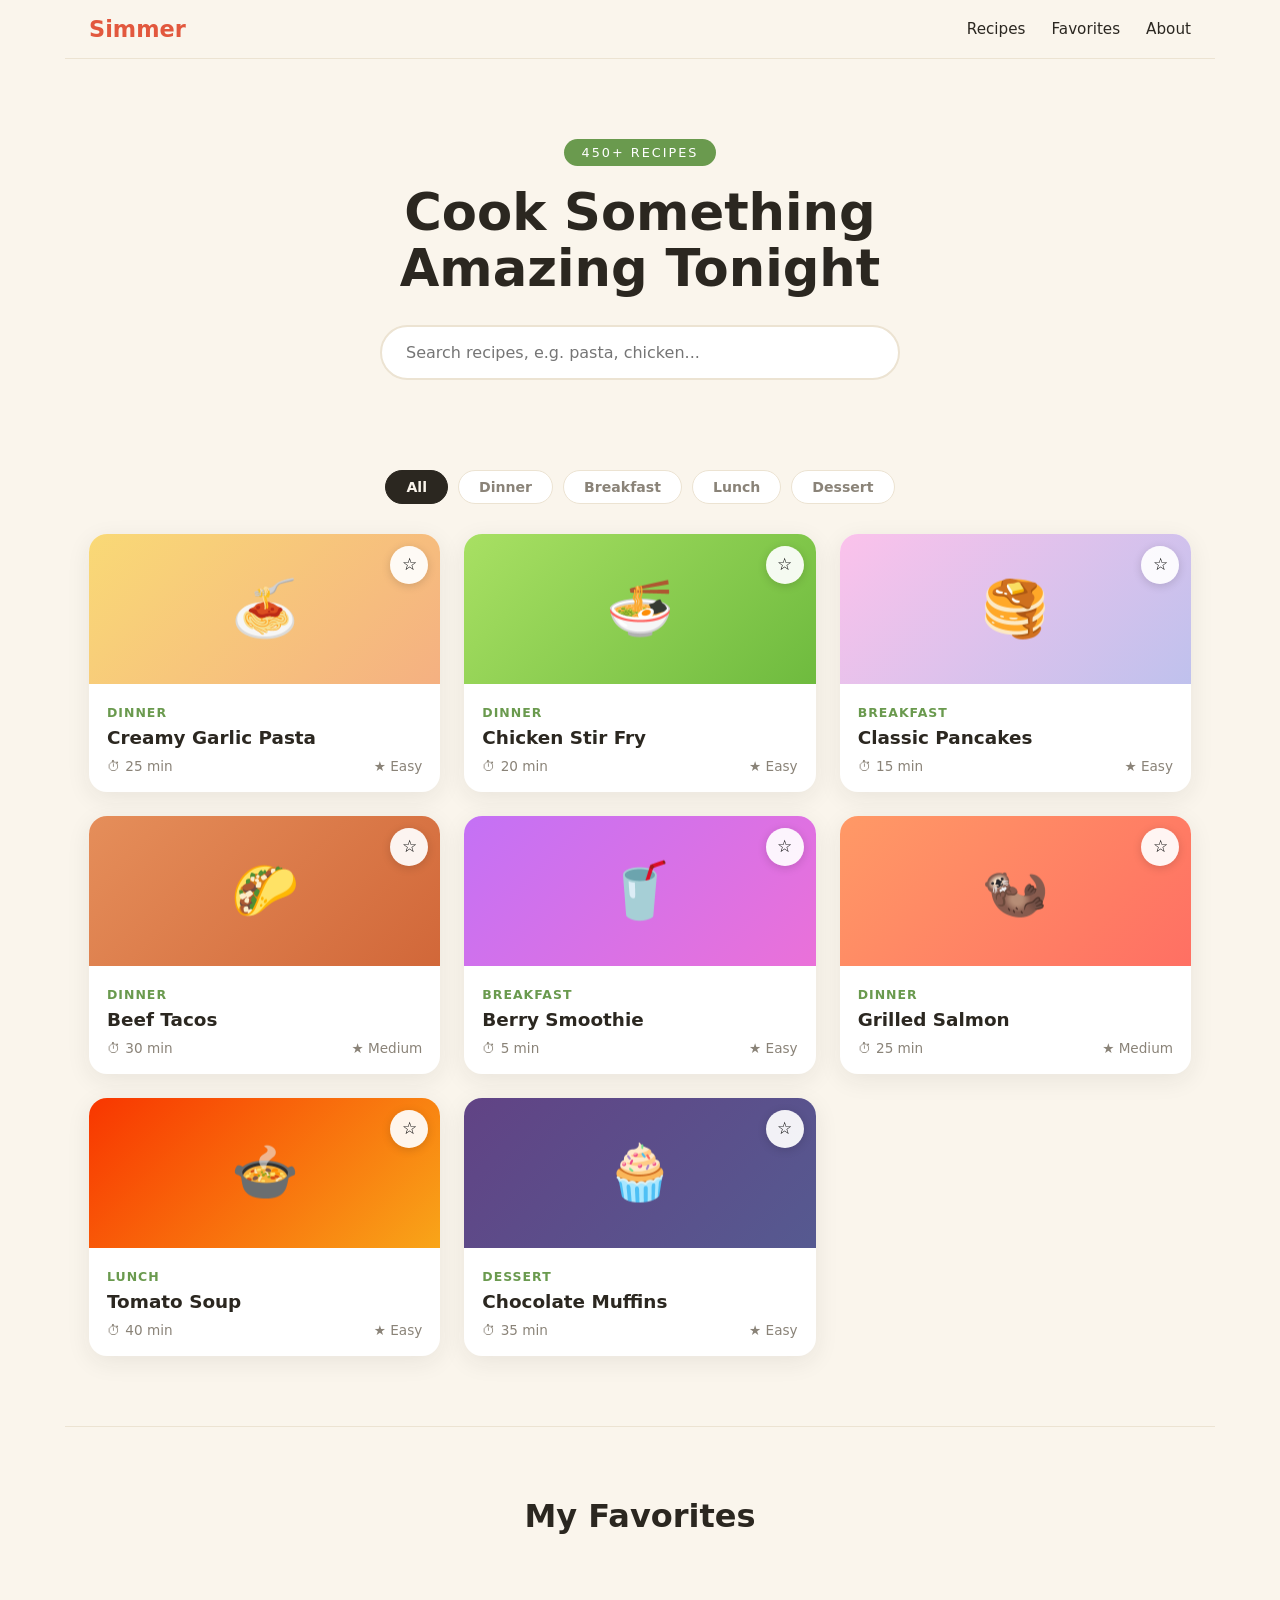
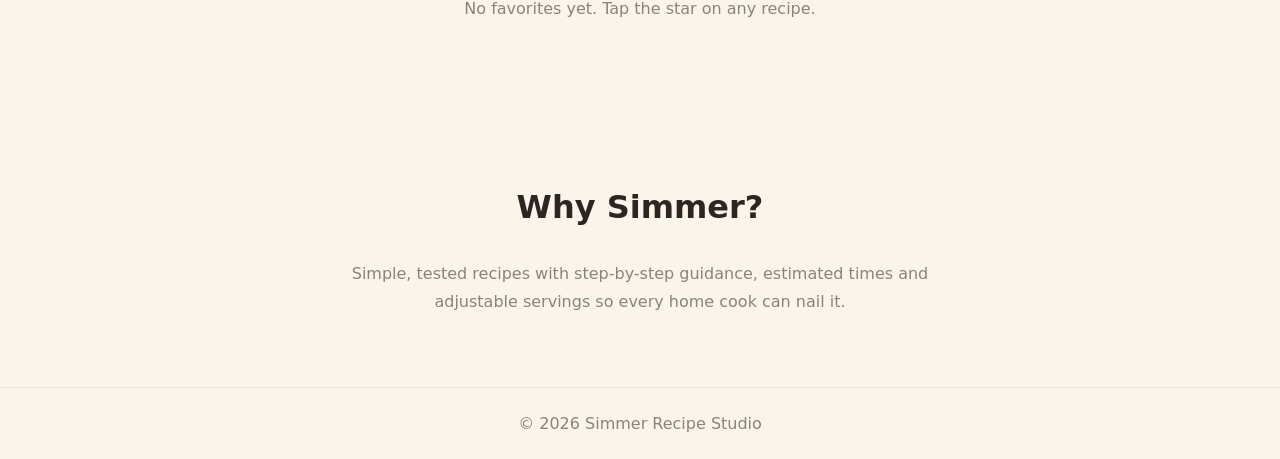
<file: recipe-app/index.html>
<!DOCTYPE html>
<html lang="en">
<head>
  <meta charset="UTF-8">
  <meta name="viewport" content="width=device-width, initial-scale=1.0">
  <title>Simmer - Recipe Studio</title>
  <link rel="stylesheet" href="style.css">
</head>
<body>
  <header class="nav">
    <a href="#" class="logo">Simmer</a>
    <nav class="nav-links">
      <a href="#recipes">Recipes</a>
      <a href="#favorites">Favorites</a>
      <a href="#about">About</a>
    </nav>
  </header>

  <section class="hero">
    <span class="tag">450+ Recipes</span>
    <h1>Cook Something<br>Amazing Tonight</h1>
    <div class="search-wrap">
      <input type="search" id="searchInput" placeholder="Search recipes, e.g. pasta, chicken...">
    </div>
  </section>

  <section class="recipes" id="recipes">
    <div class="filters" id="filters"></div>
    <div class="recipe-grid" id="recipeGrid"></div>
    <p class="empty" id="emptyMsg">No recipes found. Try a different search.</p>
  </section>

  <section class="favorites" id="favorites">
    <h2>My Favorites</h2>
    <div class="recipe-grid" id="favGrid"></div>
    <p class="empty" id="favEmpty">No favorites yet. Tap the star on any recipe.</p>
  </section>

  <section class="about" id="about">
    <h2>Why Simmer?</h2>
    <p>Simple, tested recipes with step-by-step guidance, estimated times and adjustable servings so every home cook can nail it.</p>
  </section>

  <footer>&copy; 2026 Simmer Recipe Studio</footer>

  <div class="modal" id="modal">
    <div class="backdrop" id="backdrop"></div>
    <div class="recipe-modal" id="recipeModal"></div>
  </div>

  <div id="toast"></div>
  <script src="script.js"></script>
</body>
</html>
</file>
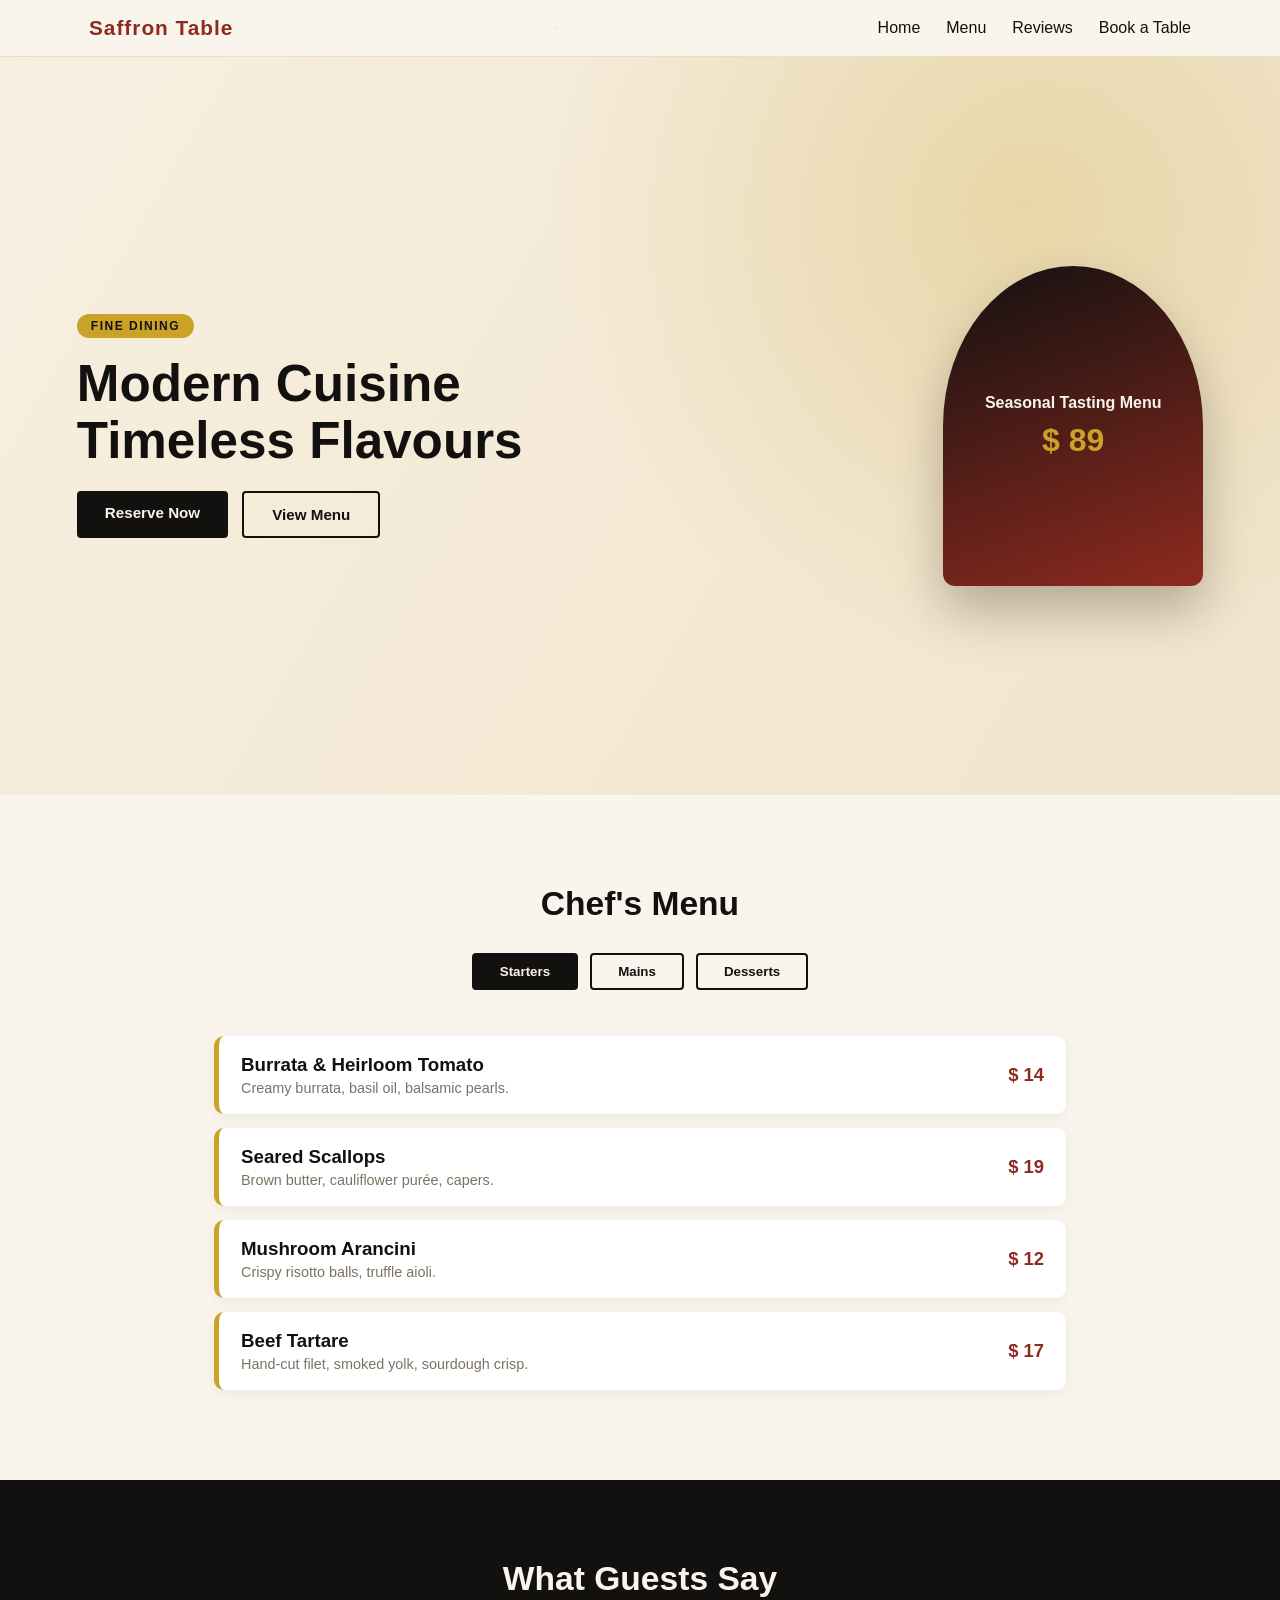
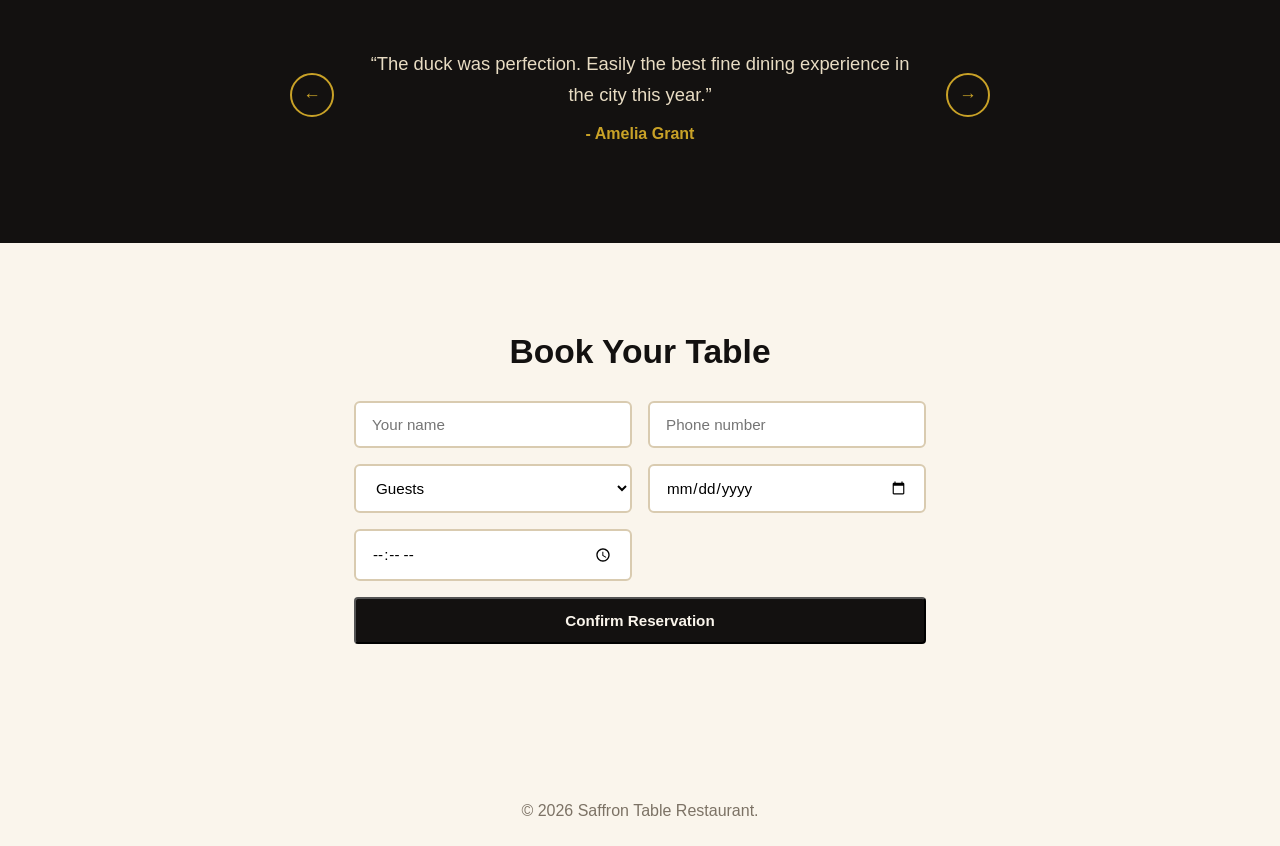
<file: restaurant/index.html>
<!DOCTYPE html>
<html lang="en">
<head>
  <meta charset="UTF-8">
  <meta name="viewport" content="width=device-width, initial-scale=1.0">
  <title>Saffron Table</title>
  <link rel="stylesheet" href="style.css">
</head>
<body>
  <header class="nav">
    <div class="nav-inner">
      <a href="#" class="logo">Saffron Table</a>
      <button class="menu-toggle"></button>
      <nav class="nav-links">
        <a href="#home">Home</a>
        <a href="#menu">Menu</a>
        <a href="#reviews">Reviews</a>
        <a href="#book">Book a Table</a>
      </nav>
    </div>
  </header>

  <section class="hero" id="home">
    <div class="hero-text">
      <span class="tag">Fine Dining</span>
      <h1>Modern Cuisine<br>Timeless Flavours</h1>
      <div class="cta">
        <a href="#book" class="btn solid">Reserve Now</a>
        <a href="#menu" class="btn ghost">View Menu</a>
      </div>
    </div>
    <div class="hero-flavor">
      <div class="flavor-card">Seasonal Tasting Menu<br><span>$ 89</span></div>
    </div>
  </section>

  <section class="menu-section" id="menu">
    <h2>Chef's Menu</h2>
    <div class="tabs">
      <button class="tab active" data-tab="starters">Starters</button>
      <button class="tab" data-tab="mains">Mains</button>
      <button class="tab" data-tab="desserts">Desserts</button>
    </div>
    <div class="menu-list" id="menuList"></div>
  </section>

  <section class="reviews" id="reviews">
    <h2>What Guests Say</h2>
    <div class="carousel">
      <button class="arrow prev">&#8592;</button>
      <div class="slide-wrap">
        <div class="slides" id="slides"></div>
      </div>
      <button class="arrow next">&#8594;</button>
    </div>
  </section>

  <section class="booking" id="book">
    <h2>Book Your Table</h2>
    <form id="bookingForm">
      <input type="text" id="bName" placeholder="Your name" required>
      <input type="tel" id="bPhone" placeholder="Phone number" required>
      <select id="bGuests" required>
        <option value="">Guests</option>
        <option>1</option><option>2</option><option>3</option>
        <option>4</option><option>5</option><option>6+</option>
      </select>
      <input type="date" id="bDate" required>
      <input type="time" id="bTime" required>
      <button type="submit" class="btn solid">Confirm Reservation</button>
    </form>
    <div class="booking-result" id="bookingResult"></div>
  </section>

  <footer>&copy; 2026 Saffron Table Restaurant.</footer>

  <script src="script.js"></script>
</body>
</html>
</file>
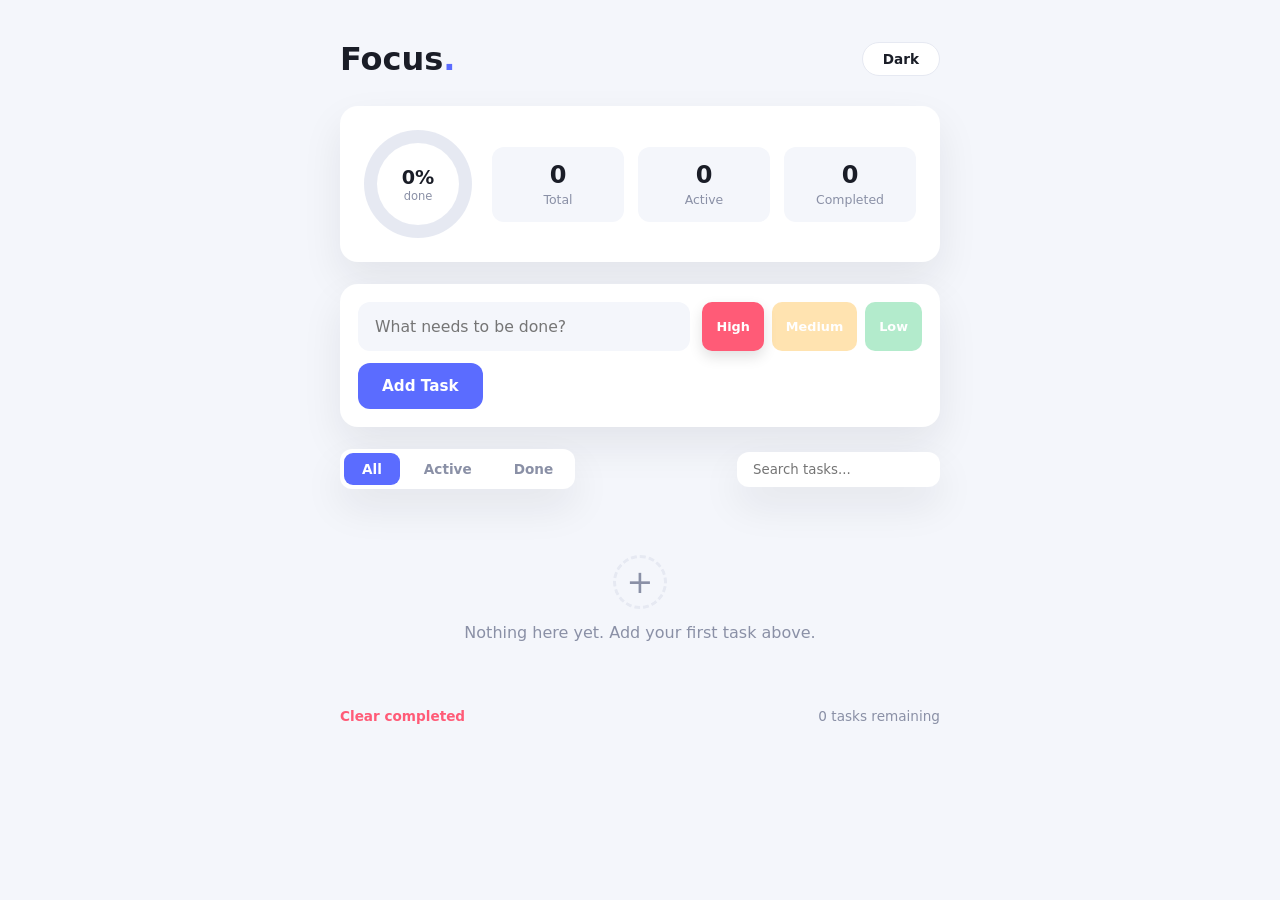
<file: todo-app/index.html>
<!DOCTYPE html>
<html lang="en">
<head>
  <meta charset="UTF-8">
  <meta name="viewport" content="width=device-width, initial-scale=1.0">
  <title>Focus - Task Manager</title>
  <link rel="stylesheet" href="style.css">
</head>
<body>
  <main class="app">
    <header class="app-head">
      <h1>Focus<span>.</span></h1>
      <button class="theme-toggle" id="themeToggle">Dark</button>
    </header>

    <section class="summary">
      <div class="ring" id="progressRing">
        <div class="ring-center">
          <strong id="progressPct">0%</strong>
          <span>done</span>
        </div>
      </div>
      <div class="summary-stats">
        <div class="stat-box"><strong id="sTotal">0</strong><span>Total</span></div>
        <div class="stat-box"><strong id="sActive">0</strong><span>Active</span></div>
        <div class="stat-box"><strong id="sDone">0</strong><span>Completed</span></div>
      </div>
    </section>

    <section class="composer">
      <input type="text" id="taskInput" placeholder="What needs to be done?" maxlength="120">
      <div class="priority-pick">
        <button class="pr high active" data-p="high">High</button>
        <button class="pr medium" data-p="medium">Medium</button>
        <button class="pr low" data-p="low">Low</button>
      </div>
      <button id="addBtn" class="add-btn">Add Task</button>
    </section>

    <section class="toolbar">
      <div class="filter-tabs">
        <button class="ftab active" data-f="all">All</button>
        <button class="ftab" data-f="active">Active</button>
        <button class="ftab" data-f="done">Done</button>
      </div>
      <input type="search" id="searchInput" placeholder="Search tasks...">
    </section>

    <ul class="task-list" id="taskList"></ul>
    <div class="empty-state" id="emptyState">
      <span class="empty-icon"></span>
      <p>Nothing here yet. Add your first task above.</p>
    </div>

    <div class="list-foot">
      <button class="clear-btn" id="clearDone">Clear completed</button>
      <span id="remainingLbl"></span>
    </div>
  </main>

  <div id="toast"></div>
  <script src="script.js"></script>
</body>
</html>
</file>
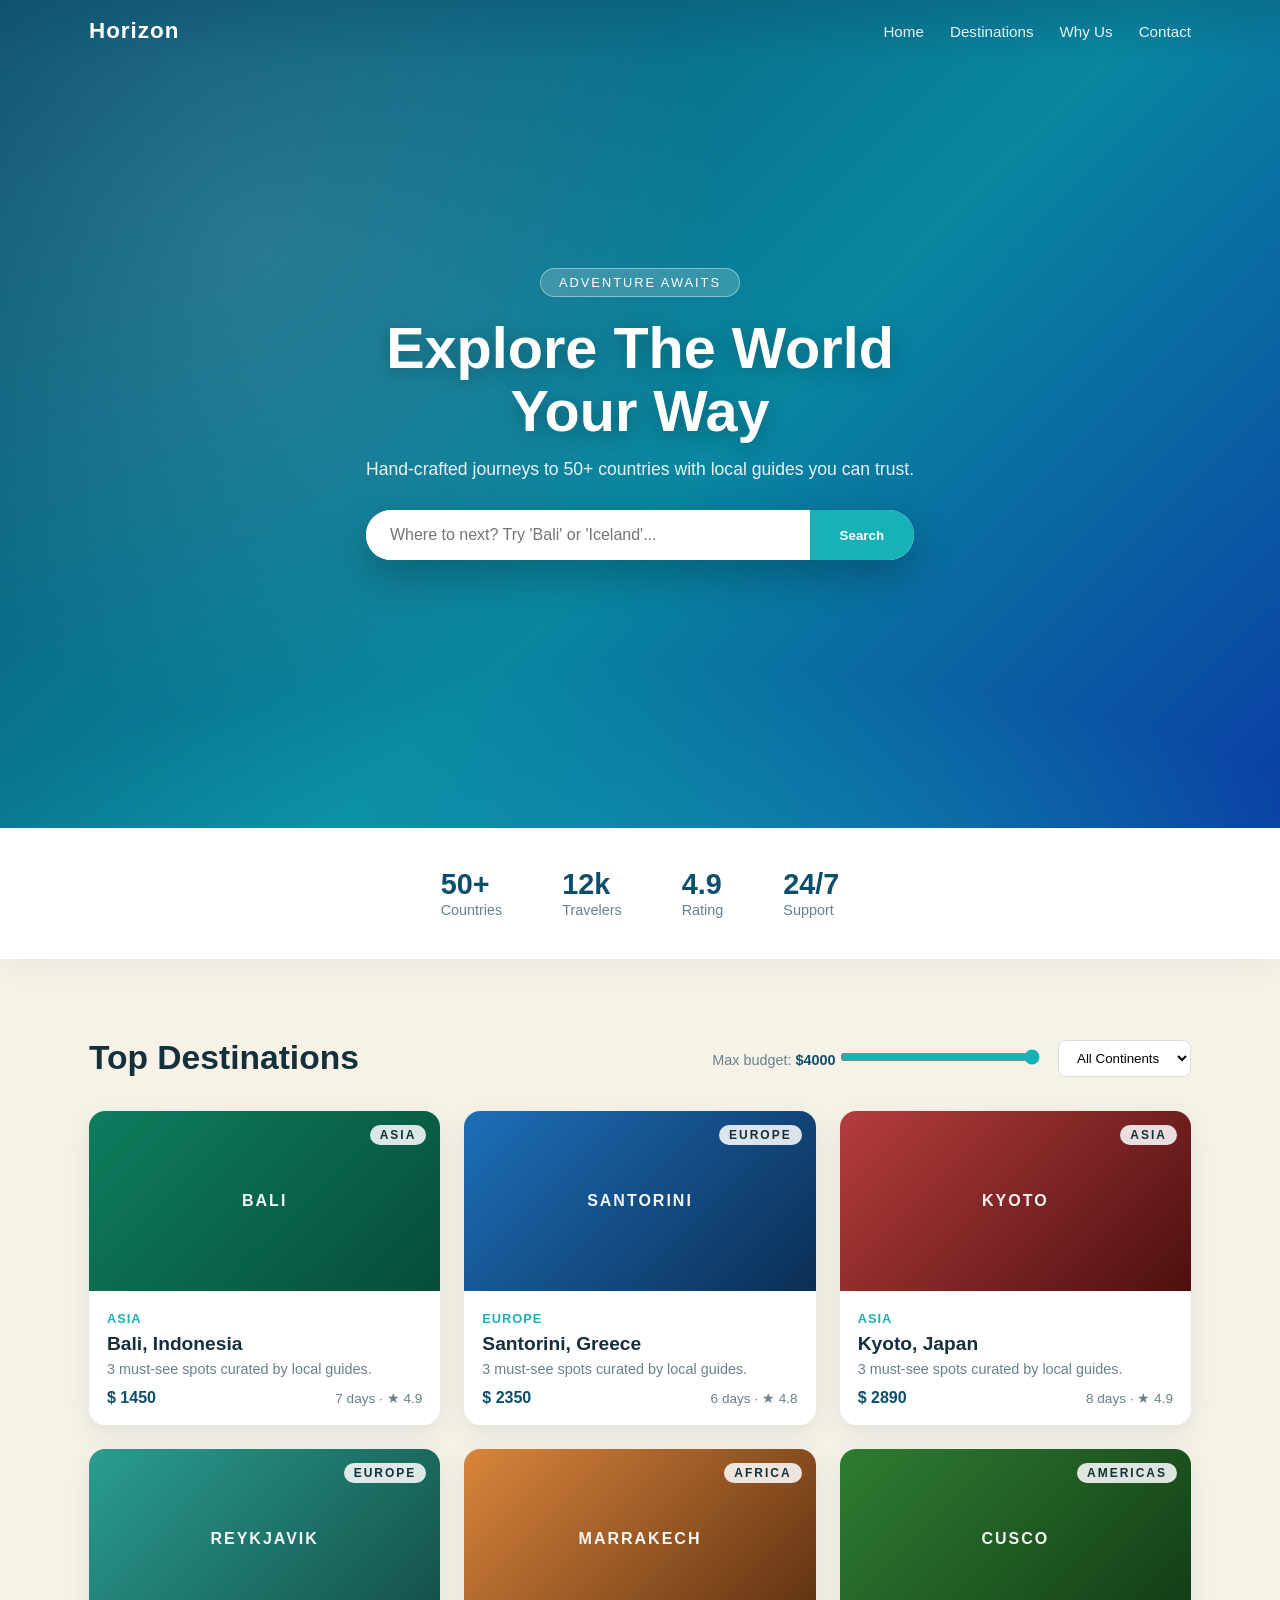
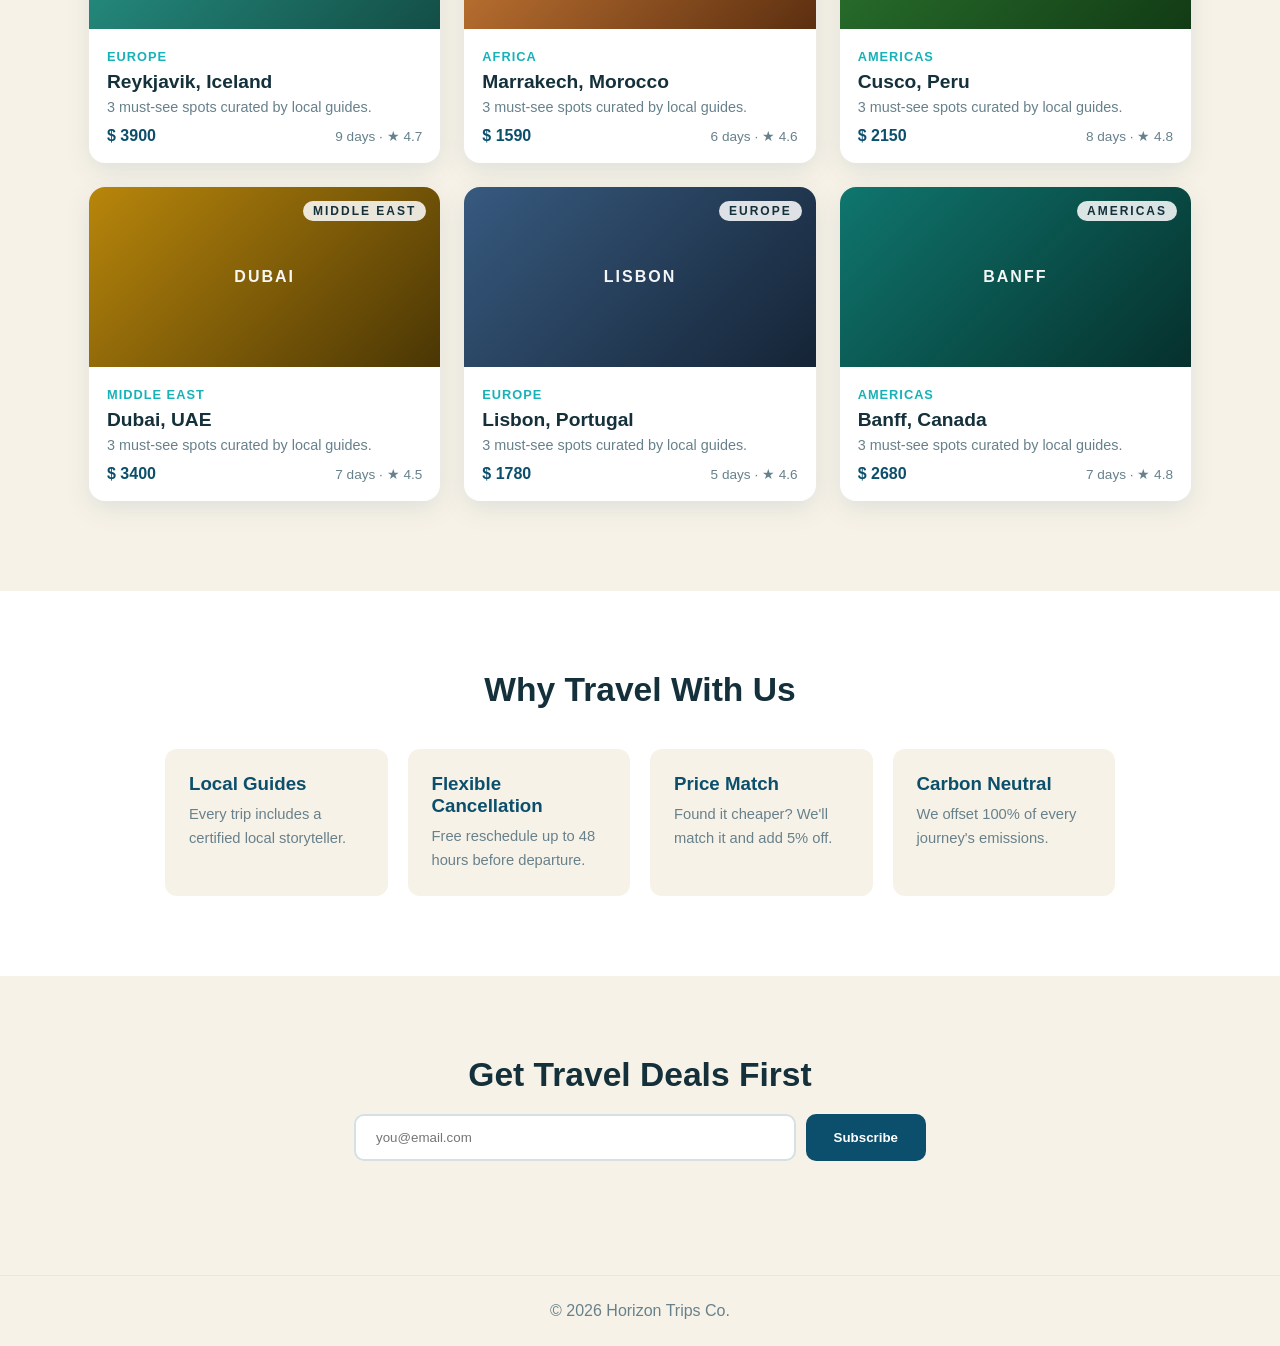
<file: travel/index.html>
<!DOCTYPE html>
<html lang="en">
<head>
  <meta charset="UTF-8">
  <meta name="viewport" content="width=device-width, initial-scale=1.0">
  <title>Horizon Trips</title>
  <link rel="stylesheet" href="style.css">
</head>
<body>
  <header class="nav">
    <div class="nav-inner">
      <a href="#" class="logo">Horizon</a>
      <button class="menu-toggle"></button>
      <nav class="nav-links">
        <a href="#home">Home</a>
        <a href="#destinations">Destinations</a>
        <a href="#features">Why Us</a>
        <a href="#contact">Contact</a>
      </nav>
    </div>
  </header>

  <section class="hero" id="home">
    <div class="hero-content">
      <span class="tag">Adventure Awaits</span>
      <h1>Explore The World<br>Your Way</h1>
      <p>Hand-crafted journeys to 50+ countries with local guides you can trust.</p>
      <div class="hero-search">
        <input type="text" id="heroSearch" placeholder="Where to next? Try 'Bali' or 'Iceland'...">
        <button id="searchBtn">Search</button>
      </div>
    </div>
  </section>

  <div class="stats">
    <div><strong>50+</strong><span>Countries</span></div>
    <div><strong>12k</strong><span>Travelers</span></div>
    <div><strong>4.9</strong><span>Rating</span></div>
    <div><strong>24/7</strong><span>Support</span></div>
  </div>

  <section class="destinations" id="destinations">
    <div class="section-head">
      <h2>Top Destinations</h2>
      <div class="filters">
        <div class="range">
          <label>Max budget: <em id="budgetLabel">$4000</em></label>
          <input type="range" id="budget" min="500" max="4000" step="100" value="4000">
        </div>
        <select id="continent">
          <option value="All">All Continents</option>
          <option>Asia</option><option>Europe</option>
          <option>Americas</option><option>Middle East</option>
          <option>Africa</option>
        </select>
      </div>
    </div>
    <div class="dest-grid" id="destGrid"></div>
    <p class="empty" id="emptyMsg">No destinations match. Try adjusting filters.</p>
  </section>

  <section class="features" id="features">
    <h2>Why Travel With Us</h2>
    <div class="feature-grid">
      <div class="feature"><h3>Local Guides</h3><p>Every trip includes a certified local storyteller.</p></div>
      <div class="feature"><h3>Flexible Cancellation</h3><p>Free reschedule up to 48 hours before departure.</p></div>
      <div class="feature"><h3>Price Match</h3><p>Found it cheaper? We'll match it and add 5% off.</p></div>
      <div class="feature"><h3>Carbon Neutral</h3><p>We offset 100% of every journey's emissions.</p></div>
    </div>
  </section>

  <section class="newsletter" id="contact">
    <h2>Get Travel Deals First</h2>
    <form id="newsForm">
      <input type="email" id="newsEmail" placeholder="you@email.com" required>
      <button>Subscribe</button>
    </form>
    <p class="news-msg" id="newsMsg"></p>
  </section>

  <footer>&copy; 2026 Horizon Trips Co.</footer>

  <div class="modal" id="modal">
    <div class="modal-backdrop" id="modalBackdrop"></div>
    <div class="modal-box" id="modalBox"></div>
  </div>

  <script src="script.js"></script>
</body>
</html>
</file>
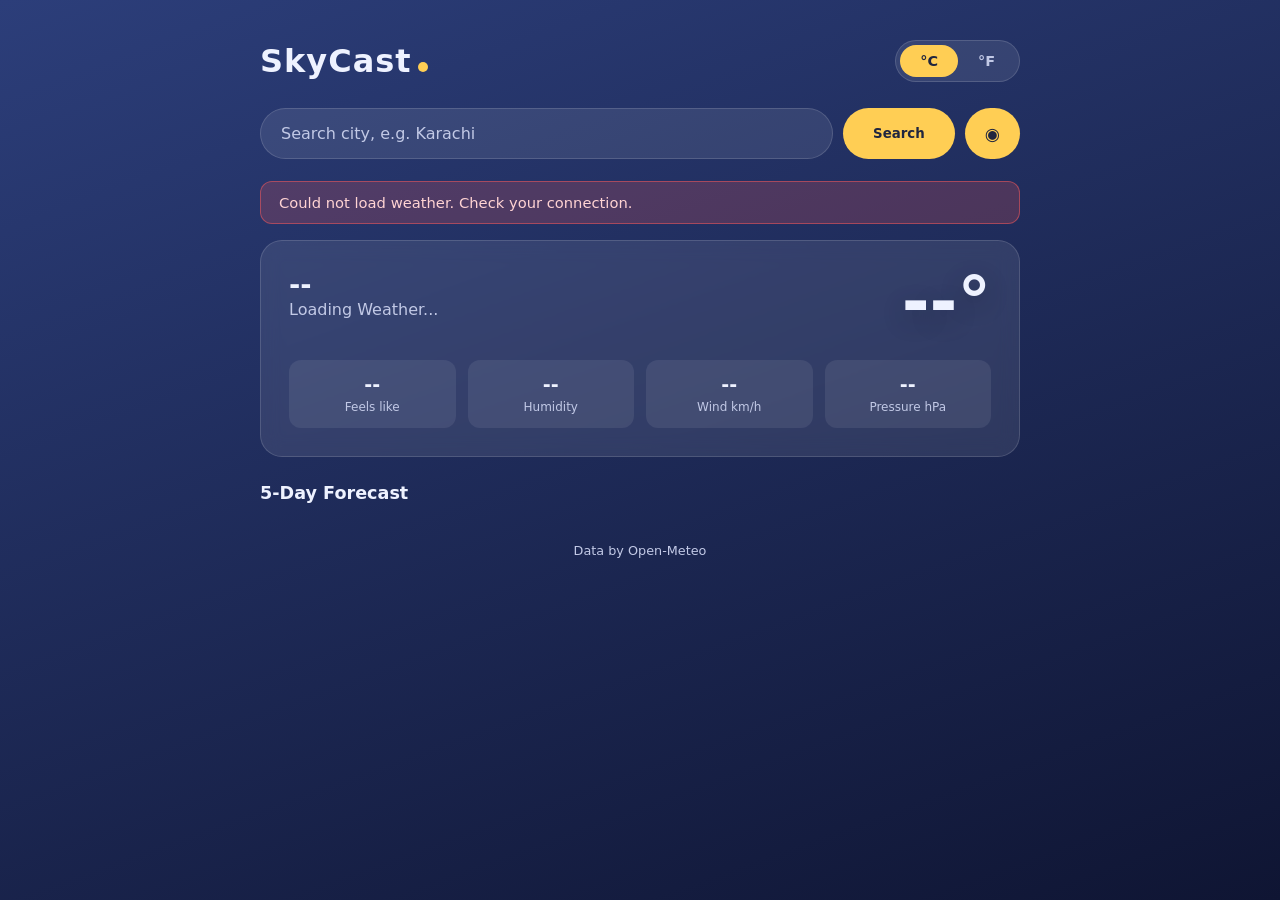
<file: weather-app/index.html>
<!DOCTYPE html>
<html lang="en">
<head>
  <meta charset="UTF-8">
  <meta name="viewport" content="width=device-width, initial-scale=1.0">
  <title>SkyCast Weather</title>
  <link rel="stylesheet" href="style.css">
</head>
<body>
  <main class="app">
    <header class="topbar">
      <h1>SkyCast</h1>
      <div class="unit-toggle">
        <button class="unit active" data-unit="c">&deg;C</button>
        <button class="unit" data-unit="f">&deg;F</button>
      </div>
    </header>

    <form class="search" id="searchForm">
      <input type="text" id="cityInput" placeholder="Search city, e.g. Karachi" autocomplete="off">
      <button type="submit">Search</button>
      <button type="button" class="locate" id="locateBtn" title="Use my location">&#9673;</button>
    </form>

    <div class="error-banner" id="errorBox"></div>

    <section class="current-card" id="currentCard">
      <div class="current-top">
        <div>
          <h2 id="cityName">--</h2>
          <span class="weather-desc" id="weatherDesc">Loading weather...</span>
        </div>
        <div class="big-temp" id="bigTemp">--&deg;</div>
      </div>
      <div class="cond-icon" id="condIcon"></div>
      <div class="current-meta">
        <div><strong id="feels">--</strong><span>Feels like</span></div>
        <div><strong id="humidity">--</strong><span>Humidity</span></div>
        <div><strong id="wind">--</strong><span>Wind km/h</span></div>
        <div><strong id="pressure">--</strong><span>Pressure hPa</span></div>
      </div>
    </section>

    <section class="forecast">
      <h3>5-Day Forecast</h3>
      <div class="forecast-grid" id="forecastGrid"></div>
    </section>

    <p class="credit">Data by Open-Meteo</p>
  </main>

  <script src="script.js"></script>
</body>
</html>
</file>
<file: bakery/style.css>
:root {
  --amber: #c98a2d;
  --dark: #2d1b0e;
  --cream: #fff7ec;
  --muted: #8a6f52;
  --gold: #e8b04b;
}

* { margin: 0; padding: 0; box-sizing: border-box; }

body {
  font-family: Georgia, 'Times New Roman', serif;
  background: var(--cream);
  color: var(--dark);
}

.nav {
  position: sticky;
  top: 0;
  background: rgba(255, 247, 236, 0.95);
  backdrop-filter: blur(8px);
  z-index: 100;
  border-bottom: 1px solid #f0e2cf;
}

.nav-inner {
  max-width: 1150px;
  margin: 0 auto;
  padding: 18px 24px;
  display: flex;
  align-items: center;
  justify-content: space-between;
}

.logo {
  font-size: 1.5rem;
  font-weight: bold;
  color: var(--amber);
  text-decoration: none;
  letter-spacing: 1px;
}

.nav-links { display: flex; gap: 28px; }

.nav-links a {
  text-decoration: none;
  color: var(--dark);
  font-size: 0.95rem;
  transition: color 0.3s;
}

.nav-links a:hover { color: var(--amber); }

.cart { display: flex; align-items: center; gap: 8px; cursor: pointer; }

.cart-icon {
  width: 22px;
  height: 22px;
  border: 2px solid var(--dark);
  border-radius: 4px;
  position: relative;
}

.cart-icon::after {
  content: '';
  position: absolute;
  top: -6px;
  left: 2px;
  right: 2px;
  border-top: 2px solid var(--dark);
  border-radius: 3px;
  height: 7px;
}

.cart-count {
  background: var(--amber);
  color: #fff;
  border-radius: 50%;
  width: 20px;
  height: 20px;
  display: flex;
  align-items: center;
  justify-content: center;
  font-size: 0.75rem;
}

.menu-toggle {
  display: none;
  background: none;
  border: none;
  width: 30px;
  height: 24px;
  cursor: pointer;
  position: relative;
}

.menu-toggle::before,
.menu-toggle::after {
  content: '';
  position: absolute;
  left: 0;
  right: 0;
  height: 3px;
  background: var(--dark);
  border-radius: 2px;
}

.menu-toggle::before { top: 0; }
.menu-toggle::after { bottom: 0; box-shadow: 0 -8px 0 var(--dark); }

.hero {
  min-height: 88vh;
  display: flex;
  align-items: center;
  background: linear-gradient(120deg, #fdf1e0 45%, #f5ddb8 100%);
  position: relative;
  overflow: hidden;
}

.hero::after {
  content: '';
  position: absolute;
  right: -80px;
  top: -60px;
  width: 520px;
  height: 520px;
  border-radius: 50%;
  background: radial-gradient(circle, rgba(232, 176, 75, 0.7), rgba(201, 138, 45, 0.15));
  z-index: 0;
}

.hero-text {
  position: relative;
  z-index: 1;
  max-width: 600px;
  padding: 48px;
}

.tag {
  display: inline-block;
  background: var(--gold);
  color: var(--dark);
  padding: 6px 16px;
  border-radius: 24px;
  font-size: 0.8rem;
  letter-spacing: 2px;
  text-transform: uppercase;
  margin-bottom: 20px;
}

.hero h1 {
  font-size: 3.4rem;
  line-height: 1.15;
  margin-bottom: 20px;
}

.hero p {
  color: var(--muted);
  font-size: 1.1rem;
  line-height: 1.7;
  margin-bottom: 30px;
}

.btn {
  display: inline-block;
  background: var(--amber);
  color: #fff;
  padding: 14px 32px;
  border-radius: 30px;
  text-decoration: none;
  font-size: 1rem;
  transition: transform 0.2s, box-shadow 0.2s;
}

.btn:hover {
  transform: translateY(-3px);
  box-shadow: 0 12px 24px rgba(201, 138, 45, 0.35);
}

.menu-section {
  max-width: 1150px;
  margin: 0 auto;
  padding: 80px 24px;
}

.menu-section h2,
.contact h2,
.about h2 {
  text-align: center;
  font-size: 2.2rem;
  margin-bottom: 12px;
}

.filter-bar {
  display: flex;
  justify-content: center;
  gap: 12px;
  margin: 28px 0 40px;
}

.filter {
  background: #fff;
  border: 1px solid #eadbc4;
  padding: 8px 24px;
  border-radius: 24px;
  cursor: pointer;
  font-family: inherit;
  transition: all 0.3s;
}

.filter.active,
.filter:hover {
  background: var(--dark);
  color: var(--cream);
  border-color: var(--dark);
}

.products {
  display: grid;
  grid-template-columns: repeat(auto-fill, minmax(240px, 1fr));
  gap: 24px;
}

.card {
  background: #fff;
  border-radius: 16px;
  overflow: hidden;
  box-shadow: 0 6px 20px rgba(45, 27, 14, 0.08);
  transition: transform 0.3s;
}

.card:hover { transform: translateY(-6px); }

.card-img {
  height: 160px;
  display: flex;
  align-items: center;
  justify-content: center;
}

.card-body { padding: 20px; }

.card-body h3 { margin-bottom: 6px; font-size: 1.1rem; }

.card-body p { color: var(--muted); font-size: 0.9rem; margin-bottom: 14px; }

.card-bottom {
  display: flex;
  align-items: center;
  justify-content: space-between;
}

.price { font-weight: bold; color: var(--amber); font-size: 1.15rem; }

.add-btn {
  background: none;
  border: 2px solid var(--amber);
  color: var(--amber);
  padding: 6px 16px;
  border-radius: 20px;
  cursor: pointer;
  font-family: inherit;
  font-weight: bold;
  transition: all 0.3s;
}

.add-btn:hover {
  background: var(--amber);
  color: #fff;
}

.about {
  background: var(--dark);
  color: var(--cream);
  padding: 80px 24px;
}

.about .tag { background: var(--amber); }

.about-text { max-width: 640px; margin: 0 auto; text-align: center; }

.about p { color: #cbb9a3; margin-top: 14px; line-height: 1.7; }

.stats {
  display: flex;
  justify-content: center;
  gap: 60px;
  margin-top: 48px;
  flex-wrap: wrap;
}

.stat { text-align: center; }

.stat strong {
  display: block;
  font-size: 2.4rem;
  color: var(--gold);
}

.stat span { color: #cbb9a3; }

.contact {
  max-width: 600px;
  margin: 0 auto;
  padding: 80px 24px;
  text-align: center;
}

.contact p { color: var(--muted); margin: 8px 0; }

.contact .phone { color: var(--amber); font-weight: bold; font-size: 1.1rem; }

footer {
  background: var(--dark);
  color: var(--cream);
  text-align: center;
  padding: 24px;
  font-size: 0.9rem;
}

.reveal {
  opacity: 0;
  transform: translateY(30px);
  transition: opacity 0.7s, transform 0.7s;
}

.reveal.visible { opacity: 1; transform: none; }

@media (max-width: 700px) {
  .nav-links {
    position: absolute;
    top: 100%;
    left: 0;
    right: 0;
    flex-direction: column;
    background: var(--cream);
    padding: 16px 24px;
    gap: 16px;
    display: none;
    border-bottom: 1px solid #f0e2cf;
  }

  .nav-links.open { display: flex; }

  .menu-toggle { display: block; }

  .hero h1 { font-size: 2.4rem; }

  .hero-text { padding: 32px 24px; }

  .stats { gap: 32px; }
}
</file>
<file: bookstore/style.css>
:root {
  --ink: #232323;
  --paper: #fbf6ec;
  --accent: #a85c2c;
  --soft: #efe6d3;
  --muted: #7b7263;
}

* { margin: 0; padding: 0; box-sizing: border-box; }

body {
  font-family: 'Book Antiqua', Georgia, serif;
  background: var(--paper);
  color: var(--ink);
}

.nav {
  position: sticky;
  top: 0;
  background: rgba(251, 246, 236, 0.95);
  backdrop-filter: blur(8px);
  z-index: 100;
  border-bottom: 2px solid var(--soft);
}

.nav-inner {
  max-width: 1150px;
  margin: 0 auto;
  padding: 16px 24px;
  display: flex;
  justify-content: space-between;
  align-items: center;
}

.logo {
  font-size: 1.4rem;
  font-weight: 700;
  color: var(--accent);
  text-decoration: none;
  letter-spacing: 0.5px;
}

.nav-links { display: flex; gap: 26px; }

.nav-links a { text-decoration: none; color: var(--ink); font-size: 0.95rem; }

.nav-links a:hover { color: var(--accent); }

.lib-btn {
  background: var(--ink);
  color: var(--paper);
  border: none;
  padding: 9px 20px;
  border-radius: 24px;
  font-family: inherit;
  cursor: pointer;
  font-weight: 600;
}

.lib-btn span {
  display: inline-block;
  background: var(--accent);
  color: #fff;
  width: 20px;
  height: 20px;
  border-radius: 50%;
  line-height: 20px;
  font-size: 0.8rem;
  margin-left: 6px;
}

.hero {
  padding: 90px 24px 70px;
  text-align: center;
  background:
    radial-gradient(circle at 15% 20%, rgba(168, 92, 44, 0.12), transparent 40%),
    radial-gradient(circle at 85% 15%, rgba(168, 92, 44, 0.1), transparent 35%);
}

.tag {
  display: inline-block;
  background: var(--soft);
  color: var(--accent);
  padding: 6px 18px;
  border-radius: 24px;
  font-size: 0.8rem;
  letter-spacing: 2px;
  text-transform: uppercase;
  margin-bottom: 20px;
}

.hero h1 { font-size: 3.4rem; line-height: 1.1; margin-bottom: 30px; }

.search-wrap { max-width: 480px; margin: 0 auto; }

.search-wrap input {
  width: 100%;
  padding: 16px 22px;
  border: 2px solid var(--soft);
  border-radius: 40px;
  font-family: inherit;
  font-size: 1rem;
  background: #fff;
  outline: none;
  transition: border 0.3s;
}

.search-wrap input:focus { border-color: var(--accent); }

.books { max-width: 1150px; margin: 0 auto; padding: 40px 24px 70px; }

.controls {
  display: flex;
  justify-content: space-between;
  align-items: center;
  gap: 16px;
  flex-wrap: wrap;
  margin-bottom: 30px;
}

.chips { display: flex; gap: 10px; flex-wrap: wrap; }

.chip {
  background: #fff;
  border: 1px solid var(--soft);
  padding: 7px 18px;
  border-radius: 24px;
  cursor: pointer;
  font-family: inherit;
  font-size: 0.88rem;
  transition: all 0.25s;
}

.chip.active { background: var(--accent); color: #fff; border-color: var(--accent); }

.chip:hover { border-color: var(--accent); }

#sort {
  padding: 9px 14px;
  border: 1px solid var(--soft);
  border-radius: 8px;
  font-family: inherit;
  background: #fff;
  cursor: pointer;
}

.book-grid, .library-grid {
  display: grid;
  grid-template-columns: repeat(auto-fill, minmax(220px, 1fr));
  gap: 22px;
}

.book {
  background: #fff;
  border-radius: 12px;
  padding: 18px;
  box-shadow: 0 4px 16px rgba(35, 35, 35, 0.07);
  transition: transform 0.25s, box-shadow 0.25s;
  position: relative;
}

.book:hover { transform: translateY(-5px); box-shadow: 0 12px 30px rgba(35, 35, 35, 0.12); }

.book-cover {
  height: 240px;
  border-radius: 8px;
  display: flex;
  align-items: center;
  justify-content: center;
  font-size: 0.75rem;
  letter-spacing: 2px;
  color: rgba(255, 255, 255, 0.9);
  text-transform: uppercase;
  text-align: center;
  padding: 10px;
}

.book h3 { margin: 12px 0 4px; font-size: 1.02rem; }

.book .author { color: var(--muted); font-size: 0.85rem; margin-bottom: 8px; }

.book .meta { display: flex; justify-content: space-between; font-size: 0.85rem; color: var(--muted); }

.book .meta .rating { color: var(--accent); font-weight: 700; }

.heart {
  position: absolute;
  top: 10px;
  right: 10px;
  width: 34px;
  height: 34px;
  border-radius: 50%;
  border: none;
  background: #fff;
  cursor: pointer;
  font-size: 1.05rem;
  box-shadow: 0 2px 8px rgba(0, 0, 0, 0.15);
  transition: transform 0.2s;
}

.heart.saved { background: var(--accent); color: #fff; }

.heart:hover { transform: scale(1.15); }

.empty { text-align: center; color: var(--muted); padding: 30px; display: none; }

.library {
  max-width: 1150px;
  margin: 0 auto;
  padding: 60px 24px 80px;
  border-top: 2px solid var(--soft);
}

.library h2, .about h2 { text-align: center; font-size: 2rem; margin-bottom: 30px; }

.about { text-align: center; padding: 70px 24px; max-width: 720px; margin: 0 auto; }

.about p { color: var(--muted); line-height: 1.8; }

footer { border-top: 2px solid var(--soft); text-align: center; padding: 26px; color: var(--muted); }

.toast {
  position: fixed;
  bottom: 30px;
  left: 50%;
  transform: translateX(-50%) translateY(80px);
  background: var(--ink);
  color: var(--paper);
  padding: 13px 26px;
  border-radius: 30px;
  font-size: 0.9rem;
  opacity: 0;
  transition: all 0.35s;
  z-index: 200;
}

.toast.show { transform: translateX(-50%) translateY(0); opacity: 1; }

@media (max-width: 700px) {
  .nav-links { display: none; }
  .hero h1 { font-size: 2.4rem; }
}
</file>
<file: cafe/style.css>
:root {
  --bg: #12100e;
  --card: #1d1a16;
  --accent: #d9a441;
  --text: #f3ece0;
  --muted: #a89a85;
  --border: #2e2a23;
}

[data-theme="light"] {
  --bg: #f7f1e6;
  --card: #ffffff;
  --accent: #b57e22;
  --text: #221c14;
  --muted: #6f6453;
  --border: #e7dcc8;
}

* { margin: 0; padding: 0; box-sizing: border-box; }

body {
  font-family: 'Segoe UI', Helvetica, Arial, sans-serif;
  background: var(--bg);
  color: var(--text);
  transition: background 0.4s, color 0.4s;
}

.nav {
  position: sticky;
  top: 0;
  background: var(--bg);
  border-bottom: 1px solid var(--border);
  z-index: 100;
}

.nav-inner {
  max-width: 1150px;
  margin: 0 auto;
  padding: 16px 24px;
  display: flex;
  align-items: center;
  justify-content: space-between;
}

.logo { color: var(--accent); font-weight: 800; letter-spacing: 1px; text-decoration: none; font-size: 1.25rem; }

.nav-links { display: flex; gap: 26px; }

.nav-links a { color: var(--text); text-decoration: none; font-size: 0.95rem; }

.nav-links a:hover { color: var(--accent); }

.theme-toggle {
  background: var(--accent);
  color: var(--bg);
  border: none;
  padding: 8px 18px;
  border-radius: 20px;
  cursor: pointer;
  font-weight: 700;
}

.hero {
  position: relative;
  min-height: 76vh;
  display: flex;
  align-items: flex-end;
  overflow: hidden;
}

.hero-slider {
  position: absolute;
  inset: 0;
  transition: opacity 0.8s;
}

.hero-content {
  position: relative;
  z-index: 2;
  padding: 48px;
  background: linear-gradient(0deg, rgba(18, 16, 14, 0.85), transparent);
  max-width: 640px;
}

.tag {
  display: inline-block;
  background: var(--accent);
  color: var(--bg);
  padding: 5px 14px;
  border-radius: 20px;
  font-size: 0.75rem;
  font-weight: 700;
  letter-spacing: 1px;
  text-transform: uppercase;
  margin-bottom: 14px;
}

.hero h1 { font-size: 2.6rem; margin-bottom: 10px; }

.hero p { color: #d8cfc0; margin-bottom: 18px; }

.slider-dots { display: flex; gap: 8px; }

.slider-dots button {
  width: 26px;
  height: 4px;
  border: none;
  border-radius: 2px;
  background: rgba(255, 255, 255, 0.4);
  cursor: pointer;
}

.slider-dots button.active { background: var(--accent); }

.menu-section { max-width: 1150px; margin: 0 auto; padding: 80px 24px; }

.menu-section h2 { text-align: center; font-size: 2rem; margin-bottom: 24px; }

.tabs { display: flex; justify-content: center; gap: 10px; margin-bottom: 40px; }

.tab {
  background: none;
  border: 1px solid var(--border);
  color: var(--text);
  padding: 8px 22px;
  border-radius: 22px;
  cursor: pointer;
  font-weight: 600;
}

.tab.active { background: var(--accent); color: var(--bg); border-color: var(--accent); }

.menu-grid {
  display: grid;
  grid-template-columns: repeat(auto-fill, minmax(250px, 1fr));
  gap: 22px;
}

.drink-card {
  background: var(--card);
  border: 1px solid var(--border);
  border-radius: 16px;
  padding: 24px;
  transition: transform 0.3s;
}

.drink-card:hover { transform: translateY(-5px); }

.drink-top { display: flex; justify-content: space-between; align-items: center; margin-bottom: 12px; }

.drink-icon {
  width: 46px;
  height: 46px;
  border-radius: 12px;
  display: flex;
  align-items: center;
  justify-content: center;
  font-size: 1.3rem;
}

.drink-price { color: var(--accent); font-weight: 800; }

.drink-card h3 { margin-bottom: 6px; font-size: 1.05rem; }

.drink-card p { color: var(--muted); font-size: 0.9rem; line-height: 1.5; }

.rating { color: var(--accent); font-size: 0.85rem; margin-top: 12px; }

.about { padding: 80px 24px; background: var(--card); border-top: 1px solid var(--border); border-bottom: 1px solid var(--border); }

.about h2, .visit h2 { text-align: center; font-size: 2rem; margin-bottom: 44px; }

.about-grid {
  max-width: 1100px;
  margin: 0 auto;
  display: grid;
  grid-template-columns: repeat(auto-fit, minmax(260px, 1fr));
  gap: 24px;
}

.about-card { padding: 28px; border: 1px solid var(--border); border-radius: 16px; }

.about-card span { color: var(--accent); font-size: 0.9rem; font-weight: 800; }

.about-card h3 { margin: 10px 0 8px; }

.about-card p { color: var(--muted); font-size: 0.95rem; line-height: 1.6; }

.visit { max-width: 1100px; margin: 0 auto; padding: 80px 24px; }

.locations {
  display: grid;
  grid-template-columns: repeat(auto-fit, minmax(250px, 1fr));
  gap: 22px;
}

.location-card {
  background: var(--card);
  border: 1px solid var(--border);
  border-radius: 16px;
  padding: 24px;
  text-align: center;
}

.location-card h3 { color: var(--accent); margin-bottom: 8px; }

.location-card p { color: var(--muted); font-size: 0.9rem; }

footer { text-align: center; padding: 28px; border-top: 1px solid var(--border); color: var(--muted); }

.menu-toggle { display: none; }

@media (max-width: 700px) {
  .nav-links {
    display: none;
    position: absolute;
    top: 100%;
    left: 0;
    right: 0;
    flex-direction: column;
    background: var(--bg);
    padding: 16px 24px;
    gap: 14px;
    border-bottom: 1px solid var(--border);
  }
  .nav-links.open { display: flex; }
  .menu-toggle {
    display: block;
    background: none;
    border: none;
    color: var(--text);
    font-size: 1.6rem;
    cursor: pointer;
  }
  .hero h1 { font-size: 1.9rem; }
  .hero-content { padding: 28px 20px; }
}
</file>
<file: calculator/style.css>
:root {
  --bg: #eef1f6;
  --surface: #ffffff;
  --ink: #1d2129;
  --muted: #8a92a6;
  --accent: #4f6df5;
  --accent2: #38e0b0;
  --num: #f4f6fb;
  --opr: #e8ecf5;
  --line: #e3e7f0;
  --shadow: 0 20px 50px rgba(29, 33, 41, 0.12);
}

[data-theme="dark"] {
  --bg: #10131b;
  --surface: #1a1e29;
  --ink: #eef1f8;
  --muted: #7e87a0;
  --num: #232837;
  --opr: #1f2431;
  --line: #2a3040;
  --shadow: 0 20px 50px rgba(0, 0, 0, 0.4);
}

* { margin: 0; padding: 0; box-sizing: border-box; }

body {
  font-family: 'Segoe UI', system-ui, sans-serif;
  background: linear-gradient(135deg, rgba(79, 109, 245, 0.15), rgba(56, 224, 176, 0.12)), var(--bg);
  min-height: 100vh;
  display: flex;
  align-items: center;
  justify-content: center;
  padding: 30px 20px;
  color: var(--ink);
  position: relative;
  transition: background 0.3s, color 0.3s;
}

.calc {
  width: 380px;
  background: var(--surface);
  border-radius: 24px;
  padding: 22px;
  box-shadow: var(--shadow);
  transition: background 0.3s;
}

.calc-head { display: flex; justify-content: space-between; align-items: center; margin-bottom: 14px; }

.calc-head h1 { font-size: 1.2rem; font-weight: 800; letter-spacing: 1px; }

.head-actions { display: flex; gap: 8px; }

.head-actions button {
  background: var(--num);
  border: none;
  color: var(--ink);
  width: 34px;
  height: 34px;
  border-radius: 10px;
  cursor: pointer;
  font-size: 1rem;
}

.display {
  background: var(--num);
  border-radius: 16px;
  padding: 20px;
  text-align: right;
  margin-bottom: 14px;
  min-height: 104px;
  display: flex;
  flex-direction: column;
  justify-content: flex-end;
  gap: 8px;
  overflow: hidden;
}

.expression {
  font-size: 1.15rem;
  color: var(--muted);
  word-break: break-all;
  min-height: 1.4em;
  white-space: pre-wrap;
}

.result {
  font-size: 2.4rem;
  font-weight: 700;
  word-break: break-all;
  white-space: pre-wrap;
}

.result.error { color: #ff5a6e; font-size: 1.1rem; }

.mode-tabs { display: flex; gap: 8px; margin-bottom: 12px; }

.mode {
  background: var(--num);
  border: none;
  color: var(--muted);
  padding: 7px 16px;
  border-radius: 20px;
  cursor: pointer;
  font-family: inherit;
  font-weight: 600;
  font-size: 0.82rem;
}

.mode.active { background: var(--accent); color: #fff; }

.sci-pad {
  display: grid;
  grid-template-columns: repeat(4, 1fr);
  gap: 8px;
  margin-bottom: 12px;
}

.pad {
  display: grid;
  grid-template-columns: repeat(4, 1fr);
  gap: 8px;
}

.key {
  height: 58px;
  border: none;
  border-radius: 14px;
  font-family: inherit;
  font-size: 1.15rem;
  font-weight: 600;
  cursor: pointer;
  background: var(--num);
  color: var(--ink);
  transition: transform 0.1s, filter 0.2s;
}

.key:active { transform: scale(0.93); }

.key:hover { filter: brightness(0.96); }

.key.num { background: var(--num); }

.key.opr { background: var(--opr); color: var(--accent); font-size: 1.3rem; }

.key.fn { background: var(--opr); font-size: 0.95rem; color: var(--muted); }

.key.const { background: var(--opr); font-size: 1.05rem; color: var(--accent2); font-weight: 700; }

.key.clear { background: #ff5a6e; color: #fff; font-size: 1rem; }

.key.del { background: #ffb020; color: #fff; font-size: 1rem; }

.key.equals {
  background: linear-gradient(135deg, var(--accent), var(--accent2));
  color: #fff;
  font-size: 1.5rem;
}

.hidden { display: none; }

.history {
  position: fixed;
  right: 18px;
  top: 18px;
  bottom: 18px;
  width: 300px;
  background: var(--surface);
  border-radius: 20px;
  box-shadow: var(--shadow);
  padding: 18px;
  transform: translateX(110%);
  transition: transform 0.35s;
  z-index: 200;
  display: flex;
  flex-direction: column;
  transition: background 0.3s;
}

.history.open { transform: none; }

.history-head { display: flex; justify-content: space-between; align-items: center; margin-bottom: 14px; }

.history-head button {
  background: none;
  border: none;
  color: var(--accent);
  cursor: pointer;
  font-family: inherit;
  font-weight: 600;
}

.history-list { flex: 1; overflow-y: auto; display: flex; flex-direction: column; gap: 8px; }

.history-item {
  background: var(--num);
  border-radius: 12px;
  padding: 12px;
  cursor: pointer;
  text-align: right;
}

.history-item .h-exp { color: var(--muted); font-size: 0.82rem; word-break: break-all; }

.history-item .h-res { font-weight: 700; font-size: 1.15rem; word-break: break-all; }

@media (max-width: 720px) {
  .history { width: 82vw; right: -20px; left: -20px; bottom: 0; top: auto; height: 70vh; border-radius: 20px 20px 0 0; transform: translateY(110%); }
  .history.open { transform: none; }
}
</file>
<file: cloth-store/style.css>
:root {
  --bg: #f7f5f1;
  --ink: #1f1d1a;
  --accent: #b97b3e;
  --line: #e6e0d5;
  --muted: #8d867c;
  --surface: #ffffff;
}

* { margin: 0; padding: 0; box-sizing: border-box; }

body {
  font-family: 'Segoe UI', system-ui, sans-serif;
  background: var(--bg);
  color: var(--ink);
}

.nav {
  position: sticky;
  top: 0;
  background: rgba(247, 245, 241, 0.96);
  border-bottom: 1px solid var(--line);
  z-index: 100;
}

.nav-inner {
  max-width: 1150px;
  margin: 0 auto;
  padding: 16px 24px;
  display: flex;
  justify-content: space-between;
  align-items: center;
}

.logo { font-size: 1.5rem; font-weight: 800; letter-spacing: 2px; color: var(--ink); text-decoration: none; text-transform: uppercase; }

.nav-links { display: flex; gap: 28px; }

.nav-links a { text-decoration: none; color: var(--ink); font-size: 0.92rem; }

.nav-links a:hover { color: var(--accent); }

.cart-btn {
  background: var(--ink);
  color: #fff;
  border: none;
  padding: 10px 22px;
  border-radius: 26px;
  cursor: pointer;
  font-family: inherit;
  font-weight: 600;
}

.cart-btn span {
  display: inline-block;
  background: var(--accent);
  width: 20px;
  height: 20px;
  border-radius: 50%;
  line-height: 20px;
  font-size: 0.75rem;
  margin-left: 6px;
}

.hero {
  padding: 90px 24px;
  text-align: center;
  background:
    radial-gradient(circle at 50% 0%, rgba(185, 123, 62, 0.18), transparent 55%);
}

.tag {
  display: inline-block;
  color: var(--accent);
  font-weight: 700;
  letter-spacing: 3px;
  text-transform: uppercase;
  font-size: 0.85rem;
  margin-bottom: 16px;
}

.hero h1 { font-size: 4rem; line-height: 1.05; margin-bottom: 14px; text-transform: uppercase; }

.hero p { color: var(--muted); margin-bottom: 26px; }

.btn {
  display: inline-block;
  background: var(--accent);
  color: #fff;
  padding: 14px 36px;
  border-radius: 30px;
  text-decoration: none;
  font-weight: 700;
}

.btn:hover { background: #9a672f; }

.collections {
  display: grid;
  grid-template-columns: repeat(3, 1fr);
  gap: 16px;
  max-width: 1150px;
  margin: 0 auto;
  padding: 20px 24px;
}

.coll {
  height: 260px;
  border-radius: 16px;
  display: flex;
  align-items: flex-end;
  padding: 20px;
  cursor: pointer;
  transition: transform 0.3s;
  background-size: cover;
  background-position: center;
  position: relative;
  overflow: hidden;
}

.coll:hover { transform: translateY(-5px); }

.coll span {
  background: rgba(255, 255, 255, 0.92);
  padding: 8px 20px;
  border-radius: 24px;
  font-weight: 700;
  font-size: 0.9rem;
}

.coll-men { background: linear-gradient(150deg, #3d3a36, #6e675e); }
.coll-women { background: linear-gradient(150deg, #a97f57, #d8b98f); }
.coll-accessories { background: linear-gradient(150deg, #22201d, #4c463f); }

.shop { max-width: 1150px; margin: 0 auto; padding: 70px 24px 80px; }

.shop h2 { text-align: center; font-size: 2.2rem; margin-bottom: 34px; }

.shop-controls {
  display: flex;
  justify-content: space-between;
  align-items: center;
  gap: 16px;
  flex-wrap: wrap;
  margin-bottom: 30px;
}

.filters { display: flex; gap: 10px; flex-wrap: wrap; }

.filter {
  background: #fff;
  border: 1px solid var(--line);
  padding: 8px 20px;
  border-radius: 24px;
  cursor: pointer;
  font-family: inherit;
  font-weight: 600;
  font-size: 0.87rem;
  color: var(--muted);
}

.filter.active { background: var(--ink); color: #fff; border-color: var(--ink); }

#sort {
  padding: 10px 14px;
  border: 1px solid var(--line);
  border-radius: 10px;
  background: #fff;
  font-family: inherit;
  cursor: pointer;
}

.product-grid {
  display: grid;
  grid-template-columns: repeat(auto-fill, minmax(250px, 1fr));
  gap: 24px;
}

.product {
  background: var(--surface);
  border-radius: 16px;
  overflow: hidden;
  box-shadow: 0 6px 24px rgba(31, 29, 26, 0.07);
  cursor: pointer;
  transition: transform 0.3s, box-shadow 0.3s;
  position: relative;
}

.product:hover { transform: translateY(-6px); box-shadow: 0 20px 44px rgba(31, 29, 26, 0.14); }

.product-img {
  height: 220px;
  display: flex;
  align-items: center;
  justify-content: center;
  color: rgba(255, 255, 255, 0.95);
  font-size: 3rem;
}

.product-body { padding: 16px 18px 18px; }

.product-body .cat { color: var(--accent); font-size: 0.75rem; font-weight: 700; text-transform: uppercase; letter-spacing: 1px; }

.product-body h3 { margin: 5px 0; font-size: 1.05rem; }

.product-body .rating { color: #f0a11a; font-size: 0.85rem; margin-bottom: 8px; }

.price-row { display: flex; justify-content: space-between; align-items: center; }

.price { font-weight: 800; font-size: 1.1rem; }

.quick-add {
  background: var(--ink);
  color: #fff;
  border: none;
  padding: 8px 18px;
  border-radius: 20px;
  cursor: pointer;
  font-family: inherit;
  font-size: 0.82rem;
  font-weight: 600;
}

.quick-add:hover { background: var(--accent); }

.empty { text-align: center; color: var(--muted); padding: 40px; display: none; }

.about { text-align: center; padding: 80px 24px; max-width: 700px; margin: 0 auto; }

.about h2 { font-size: 2rem; margin-bottom: 16px; }

.about p { color: var(--muted); line-height: 1.8; }

footer { text-align: center; padding: 26px; border-top: 1px solid var(--line); color: var(--muted); }

.cart-panel {
  position: fixed;
  right: 0;
  top: 0;
  bottom: 0;
  width: 380px;
  background: var(--surface);
  box-shadow: -20px 0 60px rgba(0, 0, 0, 0.2);
  transform: translateX(110%);
  transition: transform 0.35s;
  z-index: 300;
  display: flex;
  flex-direction: column;
}

.cart-panel.open { transform: none; }

.cart-head {
  display: flex;
  justify-content: space-between;
  align-items: center;
  padding: 22px 24px;
  border-bottom: 1px solid var(--line);
}

.cart-head button {
  background: none;
  border: none;
  font-size: 1.5rem;
  cursor: pointer;
}

.cart-items { flex: 1; overflow-y: auto; padding: 18px 24px; }

.cart-item {
  display: flex;
  gap: 14px;
  padding: 14px 0;
  border-bottom: 1px dashed var(--line);
}

.ci-thumb {
  width: 64px;
  height: 64px;
  border-radius: 10px;
  flex-shrink: 0;
}

.ci-info { flex: 1; }

.ci-info strong { display: block; font-size: 0.95rem; }

.ci-info .ci-cat { color: var(--muted); font-size: 0.75rem; }

.ci-controls { display: flex; align-items: center; gap: 10px; margin-top: 8px; }

.ci-controls button {
  width: 24px;
  height: 24px;
  border: 1px solid var(--line);
  background: #fff;
  border-radius: 6px;
  cursor: pointer;
}

.ci-qty { font-weight: 700; min-width: 18px; text-align: center; }

.ci-price { font-weight: 800; }

.ci-remove { background: none; border: none; color: #d9534f; cursor: pointer; font-size: 0.9rem; }

.cart-foot {
  border-top: 1px solid var(--line);
  padding: 20px 24px;
}

.cart-total { display: flex; justify-content: space-between; margin-bottom: 14px; font-size: 1.1rem; }

.checkout {
  width: 100%;
  background: var(--ink);
  color: #fff;
  border: none;
  padding: 15px;
  border-radius: 12px;
  font-family: inherit;
  font-size: 1rem;
  font-weight: 700;
  cursor: pointer;
}

.checkout:hover { background: var(--accent); }

.backdrop { display: none; position: fixed; inset: 0; background: rgba(31, 29, 26, 0.5); z-index: 350; }

.backdrop.show { display: block; }

.checkout-modal {
  display: none;
  position: fixed;
  z-index: 400;
  left: 50%;
  top: 50%;
  transform: translate(-50%, -50%);
  background: #fff;
  border-radius: 20px;
  padding: 40px;
  text-align: center;
  width: 340px;
  box-shadow: 0 30px 80px rgba(0, 0, 0, 0.3);
}

.checkout-modal.show { display: block; }

.checkout-modal h3 { margin-bottom: 10px; }

.checkout-modal p { color: var(--muted); }

.co-close {
  position: absolute;
  top: 14px;
  right: 14px;
  background: none;
  border: none;
  font-size: 1.3rem;
  cursor: pointer;
}

#toast {
  position: fixed;
  bottom: 28px;
  left: 50%;
  transform: translateX(-50%) translateY(80px);
  background: var(--ink);
  color: #fff;
  padding: 12px 26px;
  border-radius: 30px;
  font-size: 0.88rem;
  opacity: 0;
  transition: all 0.35s;
  z-index: 500;
}

#toast.show { transform: translateX(-50%) translateY(0); opacity: 1; }

@media (max-width: 780px) {
  .collections { grid-template-columns: 1fr; }
  .hero h1 { font-size: 2.8rem; }
  .nav-links { display: none; }
  .cart-panel { width: 100%; }
}
</file>
<file: gym/style.css>
:root {
  --black: #0b0b0d;
  --red: #e0243a;
  --gray: #1b1b20;
  --text: #f4f4f5;
  --muted: #9b9ba3;
}

* { margin: 0; padding: 0; box-sizing: border-box; }

body {
  font-family: 'Arial Narrow', Arial, sans-serif;
  background: var(--black);
  color: var(--text);
  overflow-x: hidden;
}

.nav {
  position: sticky;
  top: 0;
  background: rgba(11, 11, 13, 0.92);
  backdrop-filter: blur(8px);
  z-index: 100;
  border-bottom: 1px solid #26262d;
}

.nav-inner {
  max-width: 1150px;
  margin: 0 auto;
  padding: 16px 24px;
  display: flex;
  justify-content: space-between;
  align-items: center;
}

.logo {
  color: var(--red);
  font-weight: 900;
  font-size: 1.5rem;
  letter-spacing: 2px;
  text-transform: uppercase;
  text-decoration: none;
}

.nav-links { display: flex; gap: 26px; }

.nav-links a { color: var(--text); text-decoration: none; font-size: 0.95rem; letter-spacing: 1px; }

.nav-links a:hover { color: var(--red); }

.join {
  background: var(--red);
  color: #fff;
  text-decoration: none;
  padding: 9px 22px;
  font-weight: 700;
  letter-spacing: 1px;
}

.join:hover { background: #ff3147; }

.hero {
  min-height: 86vh;
  display: flex;
  align-items: center;
  justify-content: space-between;
  padding: 0 8%;
  position: relative;
  background: radial-gradient(circle at 70% 30%, rgba(224, 36, 58, 0.18), transparent 45%);
}

.hero-text { max-width: 600px; }

.tag {
  color: var(--red);
  font-weight: 700;
  letter-spacing: 3px;
  text-transform: uppercase;
  font-size: 0.85rem;
  margin-bottom: 18px;
  display: inline-block;
}

.hero h1 {
  font-size: 4.6rem;
  line-height: 1;
  font-weight: 900;
  margin-bottom: 20px;
  text-transform: uppercase;
}

.hero p { color: var(--muted); font-size: 1.1rem; max-width: 430px; margin-bottom: 28px; }

.btn {
  display: inline-block;
  background: var(--red);
  color: #fff;
  padding: 15px 36px;
  text-decoration: none;
  font-weight: 800;
  letter-spacing: 1px;
  transition: transform 0.2s;
  border: none;
  cursor: pointer;
  font-family: inherit;
}

.btn:hover { transform: translateY(-3px); background: #ff3147; }

.members { display: block; margin-top: 14px; color: var(--muted); font-size: 0.9rem; }

.ring {
  width: 380px;
  height: 380px;
  border: 2px dashed rgba(224, 36, 58, 0.6);
  border-radius: 50%;
  position: relative;
  flex-shrink: 0;
}

.ring::before {
  content: '';
  position: absolute;
  inset: 60px;
  border-radius: 50%;
  background: radial-gradient(circle at center, #26262d 30%, transparent 72%);
}

.classes, .pricing { max-width: 1150px; margin: 0 auto; padding: 90px 24px; }

.classes h2, .bmi h2, .pricing h2, .contact h2 { font-size: 2.2rem; text-align: center; margin-bottom: 44px; text-transform: uppercase; }

.class-grid {
  display: grid;
  grid-template-columns: repeat(auto-fit, minmax(240px, 1fr));
  gap: 22px;
}

.class-card {
  background: var(--gray);
  padding: 28px;
  border-top: 3px solid var(--red);
  transition: transform 0.3s;
}

.class-card:hover { transform: translateY(-6px); }

.class-card .num { color: var(--red); font-weight: 900; font-size: 0.9rem; }

.class-card h3 { margin: 10px 0 8px; text-transform: uppercase; letter-spacing: 1px; }

.class-card p { color: var(--muted); font-size: 0.92rem; line-height: 1.6; }

.bmi { padding: 60px 24px; background: var(--gray); }

.bmi-card {
  max-width: 560px;
  margin: 0 auto;
  background: #111116;
  border: 1px solid #2c2c34;
  padding: 40px;
  text-align: center;
}

.bmi-inputs { display: flex; gap: 14px; margin-bottom: 20px; }

.bmi-inputs input {
  flex: 1;
  background: #1c1c22;
  border: 1px solid #33333c;
  color: var(--text);
  padding: 14px;
  font-family: inherit;
  font-size: 1rem;
}

.bmi-result { margin-top: 20px; font-size: 1.2rem; font-weight: 800; min-height: 30px; }

.bmi-scale { display: flex; justify-content: space-between; margin-top: 18px; font-size: 0.8rem; color: var(--muted); }

.plans {
  display: grid;
  grid-template-columns: repeat(auto-fit, minmax(250px, 1fr));
  gap: 22px;
}

.plan {
  background: var(--gray);
  padding: 34px 28px;
  text-align: center;
  position: relative;
}

.plan.featured { border: 2px solid var(--red); }

.plan.featured .badge {
  position: absolute;
  top: -12px;
  left: 50%;
  transform: translateX(-50%);
  background: var(--red);
  padding: 4px 16px;
  font-size: 0.75rem;
  font-weight: 800;
  letter-spacing: 1px;
}

.plan h3 { text-transform: uppercase; letter-spacing: 1px; margin-bottom: 12px; }

.plan .price { font-size: 2.6rem; font-weight: 900; color: var(--red); }

.plan .period { color: var(--muted); font-size: 0.9rem; }

.plan ul { list-style: none; margin: 20px 0 24px; }

.plan li { padding: 7px 0; color: var(--muted); font-size: 0.95rem; border-bottom: 1px dashed #2c2c34; }

.plan .choose {
  background: none;
  border: 2px solid var(--red);
  color: var(--red);
  padding: 11px 30px;
  font-weight: 800;
  cursor: pointer;
  font-family: inherit;
  text-transform: uppercase;
}

.plan.featured .choose { background: var(--red); color: #fff; }

.toggle { display: flex; justify-content: center; align-items: center; gap: 16px; margin-bottom: 40px; color: var(--muted); }

.toggle em { color: var(--red); font-style: normal; font-weight: 700; }

.switch { position: relative; width: 56px; height: 28px; display: inline-block; }

.switch input { opacity: 0; width: 0; height: 0; }

.slider {
  position: absolute;
  inset: 0;
  background: #33333c;
  border-radius: 30px;
  cursor: pointer;
  transition: 0.3s;
}

.slider::before {
  content: '';
  position: absolute;
  width: 22px;
  height: 22px;
  left: 3px;
  top: 3px;
  background: #fff;
  border-radius: 50%;
  transition: 0.3s;
}

.switch input:checked + .slider { background: var(--red); }

.switch input:checked + .slider::before { transform: translateX(28px); }

.contact { text-align: center; padding: 80px 24px; background: var(--gray); }

.contact p { color: var(--muted); margin: 8px 0; }

.contact .phone { color: var(--red); font-weight: 800; font-size: 1.15rem; }

footer { text-align: center; padding: 26px; color: var(--muted); }

.menu-toggle { display: none; }

@media (max-width: 780px) {
  .nav-links {
    display: none;
    position: absolute;
    top: 100%;
    left: 0;
    right: 0;
    background: var(--black);
    flex-direction: column;
    padding: 16px 24px;
    gap: 14px;
    border-bottom: 1px solid #26262d;
  }
  .nav-links.open { display: flex; }
  .menu-toggle { display: block; }
  .hero { flex-direction: column; padding: 70px 24px; text-align: center; }
  .hero h1 { font-size: 3rem; }
  .ring { width: 220px; height: 220px; }
  .ring::before { inset: 35px; }
  .bmi-inputs { flex-direction: column; }
}
</file>
<file: music-player/style.css>
:root {
  --bg: #0c0d12;
  --panel: #15171f;
  --accent: #ff3f7f;
  --accent2: #00e5a9;
  --ink: #eef0f8;
  --muted: #7d8299;
  --line: #232634;
}

* { margin: 0; padding: 0; box-sizing: border-box; }

body {
  font-family: 'Segoe UI', system-ui, sans-serif;
  background:
    radial-gradient(circle at 20% 10%, rgba(255, 63, 127, 0.12), transparent 40%),
    radial-gradient(circle at 85% 90%, rgba(0, 229, 169, 0.1), transparent 40%),
    var(--bg);
  color: var(--ink);
  min-height: 100vh;
  display: flex;
  flex-direction: column;
  align-items: center;
  justify-content: center;
  padding: 30px 20px;
  overflow: hidden;
}

.player {
  display: flex;
  gap: 34px;
  align-items: center;
  background: var(--panel);
  border: 1px solid var(--line);
  border-radius: 26px;
  padding: 34px;
  max-width: 900px;
  width: 100%;
  box-shadow: 0 30px 80px rgba(0, 0, 0, 0.5);
}

.vinyl-area { position: relative; flex-shrink: 0; }

.vinyl {
  width: 250px;
  height: 250px;
  border-radius: 50%;
  background: repeating-radial-gradient(circle, #1a1c24 0 6px, #12141a 6px 12px);
  display: flex;
  align-items: center;
  justify-content: center;
  box-shadow: 0 20px 50px rgba(0, 0, 0, 0.6), inset 0 0 40px rgba(0, 0, 0, 0.6);
  position: relative;
  transition: transform 0.1s linear;
}

.vinyl::after {
  content: '';
  position: absolute;
  inset: 14px;
  border-radius: 50%;
  border: 1px dashed rgba(255, 255, 255, 0.08);
}

.vinyl.spinning { animation: spin 2s linear infinite; }

@keyframes spin { to { transform: rotate(360deg); } }

.vinyl-label {
  width: 96px;
  height: 96px;
  border-radius: 50%;
  background: conic-gradient(from 40deg, var(--accent), var(--accent2), var(--accent));
  display: flex;
  align-items: center;
  justify-content: center;
  font-weight: 900;
  font-size: 1.6rem;
  color: #0c0d12;
  box-shadow: 0 0 24px rgba(255, 63, 127, 0.35);
}

.vinyl-note {
  position: absolute;
  bottom: -30px;
  left: 50%;
  transform: translateX(-50%);
  font-size: 0.78rem;
  color: var(--muted);
  white-space: nowrap;
}

.deck { flex: 1; min-width: 0; }

.deck-head { display: flex; justify-content: space-between; align-items: center; margin-bottom: 20px; }

.brand { font-weight: 800; letter-spacing: 3px; font-size: 0.95rem; color: var(--muted); text-transform: uppercase; }

.eq { display: flex; gap: 3px; height: 16px; align-items: flex-end; }

.eq span {
  width: 4px;
  border-radius: 2px;
  background: linear-gradient(var(--accent), var(--accent2));
  height: 30%;
  transition: height 0.2s;
}

.eq.playing span { animation: bounce 0.5s ease-in-out infinite alternate; }

.eq span:nth-child(2) { animation-delay: 0.15s; }
.eq span:nth-child(3) { animation-delay: 0.3s; }
.eq span:nth-child(4) { animation-delay: 0.45s; }
.eq span:nth-child(5) { animation-delay: 0.6s; }

@keyframes bounce { to { height: 100%; } }

.track-info h2 { font-size: 1.8rem; margin-bottom: 4px; }

.track-info p { color: var(--muted); font-size: 0.92rem; }

.seek { display: flex; align-items: center; gap: 12px; margin: 22px 0 16px; color: var(--muted); font-size: 0.8rem; font-variant-numeric: tabular-nums; }

.seek-bar {
  flex: 1;
  height: 6px;
  background: var(--line);
  border-radius: 6px;
  cursor: pointer;
  position: relative;
}

.seek-fill {
  height: 100%;
  width: 0;
  border-radius: 6px;
  background: linear-gradient(90deg, var(--accent), var(--accent2));
}

.controls { display: flex; align-items: center; justify-content: center; gap: 22px; margin-bottom: 20px; }

.ctl {
  width: 46px;
  height: 46px;
  border-radius: 50%;
  border: none;
  background: var(--line);
  cursor: pointer;
  position: relative;
  transition: transform 0.2s;
}

.ctl:hover { transform: scale(1.1); }

.ctl.play { width: 64px; height: 64px; background: linear-gradient(135deg, var(--accent), var(--accent2)); }

.ctl::before {
  content: '';
  position: absolute;
  top: 50%;
  left: 52%;
  transform: translate(-50%, -50%);
  border-style: solid;
}

#prevBtn::before, #nextBtn::before {
  border-width: 8px 0 8px 14px;
  border-color: transparent transparent transparent var(--ink);
}

#prevBtn::before { left: 52%; }

#nextBtn::before { left: 47%; }

#playBtn::before {
  border-width: 12px 0 12px 20px;
  border-color: transparent transparent transparent #fff;
  left: 53%;
}

#playBtn.playing::before {
  width: 20px;
  height: 24px;
  left: 50%;
  border: none;
  border-radius: 3px;
  background: #fff;
  box-shadow: 0 0 0 7px rgba(255, 255, 255, 0);
  clip-path: none;
}

#playBtn.playing::after {
  content: '';
  position: absolute;
  top: 50%;
  right: 50%;
  transform: translate(30%, -50%);
  width: 6px;
  height: 24px;
  background: #fff;
  border-radius: 3px;
}

.vol-row { display: flex; align-items: center; gap: 12px; margin-bottom: 18px; }

.vol-icon {
  width: 14px;
  height: 14px;
  border: 2px solid var(--muted);
  border-radius: 3px;
  position: relative;
}

.vol-icon::before {
  content: '';
  position: absolute;
  left: -5px;
  top: 2px;
  border-width: 5px 6px 5px 0;
  border-style: solid;
  border-color: transparent var(--muted) transparent transparent;
}

.vol-row input { flex: 1; accent-color: var(--accent); }

#visualizer { width: 100%; height: 90px; display: block; }

.playlist {
  margin-top: 22px;
  width: 100%;
  max-width: 900px;
  background: var(--panel);
  border: 1px solid var(--line);
  border-radius: 18px;
  padding: 10px;
}

.playlist-item {
  display: flex;
  align-items: center;
  gap: 16px;
  padding: 12px 16px;
  border-radius: 12px;
  cursor: pointer;
  transition: background 0.2s;
}

.playlist-item:hover { background: var(--line); }

.playlist-item.active { background: rgba(255, 63, 127, 0.12); }

.pl-art {
  width: 46px;
  height: 46px;
  border-radius: 10px;
  display: flex;
  align-items: center;
  justify-content: center;
  font-weight: 800;
  color: #fff;
  font-size: 0.85rem;
}

.playlist-item .pl-info { flex: 1; }

.playlist-item .pl-info strong { display: block; font-size: 0.95rem; }

.playlist-item .pl-info span { color: var(--muted); font-size: 0.82rem; }

.pl-time { color: var(--muted); font-size: 0.82rem; }

.foot-note { margin-top: 18px; color: var(--muted); font-size: 0.8rem; text-align: center; }

@media (max-width: 720px) {
  .player { flex-direction: column; }
  .vinyl { width: 190px; height: 190px; }
  .vinyl-label { width: 72px; height: 72px; }
}
</file>
<file: quiz-app/style.css>
:root {
  --bg: #101426;
  --panel: #1a2139;
  --accent: #7a5cff;
  --accent2: #00d0ff;
  --ok: #2ecc71;
  --bad: #ff4757;
  --text: #f0f2ff;
  --muted: #93a0c0;
}

* { margin: 0; padding: 0; box-sizing: border-box; }

body {
  font-family: 'Segoe UI', system-ui, sans-serif;
  background:
    radial-gradient(circle at 20% 15%, rgba(122, 92, 255, 0.2), transparent 45%),
    radial-gradient(circle at 85% 80%, rgba(0, 208, 255, 0.12), transparent 40%),
    var(--bg);
  color: var(--text);
  min-height: 100vh;
  display: flex;
  align-items: center;
  justify-content: center;
  padding: 30px 20px;
}

.shell { width: 100%; max-width: 680px; }

.screen { width: 100%; }

.hidden { display: none !important; }

.logo {
  color: var(--accent2);
  font-size: 1.1rem;
  letter-spacing: 4px;
  text-transform: uppercase;
  font-weight: 800;
}

#startScreen { text-align: center; }

#startScreen h1 {
  font-size: 3.4rem;
  line-height: 1.05;
  margin: 18px 0 12px;
  background: linear-gradient(120deg, #fff, var(--accent));
  -webkit-background-clip: text;
  background-clip: text;
  color: transparent;
}

#startScreen p { color: var(--muted); margin-bottom: 30px; }

.category-pick { margin-bottom: 26px; }

.category-pick h3 { font-size: 0.95rem; color: var(--muted); margin-bottom: 14px; }

.cat-grid { display: grid; grid-template-columns: repeat(2, 1fr); gap: 12px; }

.cat {
  background: var(--panel);
  border: 1px solid rgba(255, 255, 255, 0.08);
  padding: 18px;
  border-radius: 14px;
  cursor: pointer;
  transition: transform 0.2s, border 0.2s;
  text-align: left;
  position: relative;
}

.cat:hover { transform: translateY(-3px); border-color: var(--accent); }

.cat .c-emoji { font-size: 1.6rem; display: block; margin-bottom: 8px; }

.cat .c-name { font-weight: 700; }

.cat .c-count { color: var(--muted); font-size: 0.8rem; }

.cat.selected { border-color: var(--accent2); box-shadow: 0 0 0 2px rgba(0, 208, 255, 0.25); }

.btn-start {
  background: linear-gradient(90deg, var(--accent), var(--accent2));
  color: #fff;
  border: none;
  padding: 16px 46px;
  border-radius: 40px;
  font-size: 1.05rem;
  font-weight: 800;
  cursor: pointer;
  font-family: inherit;
  transition: transform 0.2s, box-shadow 0.2s;
  box-shadow: 0 12px 30px rgba(122, 92, 255, 0.35);
}

.btn-start:hover { transform: translateY(-3px); box-shadow: 0 18px 36px rgba(122, 92, 255, 0.45); }

.btn-ghost {
  background: var(--panel);
  border: 1px solid rgba(255, 255, 255, 0.15);
  color: var(--text);
  padding: 16px 34px;
  border-radius: 40px;
  font-size: 1rem;
  font-weight: 700;
  cursor: pointer;
  font-family: inherit;
}

.game-head { display: flex; justify-content: space-between; align-items: center; margin-bottom: 26px; }

.hud { display: flex; gap: 12px; }

.hud-box {
  background: var(--panel);
  padding: 10px 18px;
  border-radius: 12px;
  text-align: center;
  min-width: 84px;
}

.hud-box span { display: block; font-size: 0.7rem; color: var(--muted); text-transform: uppercase; letter-spacing: 1px; }

.hud-box strong { font-size: 1.2rem; }

.timer { text-align: center; position: relative; width: 120px; }

.timer-bar {
  display: block;
  width: 100%;
  height: 8px;
  background: var(--ok);
  border-radius: 6px;
  margin-bottom: 6px;
  transition: width 0.2s linear, background 0.2s;
}

.timer strong { font-size: 1.7rem; }

.question-card {
  background: var(--panel);
  border: 1px solid rgba(255, 255, 255, 0.08);
  border-radius: 20px;
  padding: 30px;
  margin-bottom: 20px;
}

.question-card h2 { font-size: 1.4rem; line-height: 1.4; margin-bottom: 24px; }

.options { display: flex; flex-direction: column; gap: 12px; }

.option {
  background: rgba(255, 255, 255, 0.04);
  border: 1px solid rgba(255, 255, 255, 0.1);
  padding: 15px 18px;
  border-radius: 12px;
  cursor: pointer;
  font-family: inherit;
  color: var(--text);
  font-size: 0.98rem;
  text-align: left;
  transition: all 0.2s;
}

.option:hover:not(:disabled) { border-color: var(--accent); transform: translateX(4px); }

.option.correct, .option.reveal-correct { border-color: var(--ok); background: rgba(46, 204, 113, 0.15); }

.option.wrong { border-color: var(--bad); background: rgba(255, 71, 87, 0.15); }

.option:disabled { cursor: default; opacity: 0.75; }

.game-foot { display: flex; justify-content: space-between; align-items: center; }

#feedback { color: var(--muted); font-size: 0.95rem; min-height: 24px; }

.btn-next {
  background: var(--accent);
  color: #fff;
  border: none;
  padding: 13px 34px;
  border-radius: 30px;
  font-weight: 700;
  cursor: pointer;
  font-family: inherit;
  font-size: 0.98rem;
  visibility: hidden;
}

.btn-next.show { visibility: visible; }

.result-card { text-align: center; }

.result-ring {
  width: 160px;
  height: 160px;
  border-radius: 50%;
  background: conic-gradient(var(--ok) 0%, var(--accent) 0%);
  margin: 0 auto 24px;
  display: flex;
  align-items: center;
  justify-content: center;
}

.result-center {
  width: 122px;
  height: 122px;
  border-radius: 50%;
  background: var(--bg);
  display: flex;
  flex-direction: column;
  align-items: center;
  justify-content: center;
}

.result-center strong { font-size: 2rem; }

.result-center span { font-size: 0.85rem; color: var(--muted); }

.result-card h2 { font-size: 2.4rem; margin-bottom: 8px; }

.result-card > p { color: var(--muted); margin-bottom: 24px; }

.result-stats { display: flex; justify-content: center; gap: 14px; margin-bottom: 30px; }

.rstat {
  background: var(--panel);
  padding: 14px 26px;
  border-radius: 14px;
}

.rstat strong { display: block; font-size: 1.4rem; }

.rstat span { font-size: 0.78rem; color: var(--muted); }

.result-actions { display: flex; gap: 12px; justify-content: center; }

@media (max-width: 520px) {
  .cat-grid { grid-template-columns: 1fr; }
  #startScreen h1 { font-size: 2.4rem; }
  .result-actions { flex-direction: column; }
}
</file>
<file: recipe-app/style.css>
:root {
  --cream: #faf5ec;
  --ink: #2b2720;
  --accent: #e2583e;
  --green: #6a9a4e;
  --muted: #8a8378;
  --line: #ece3d2;
}

* { margin: 0; padding: 0; box-sizing: border-box; }

body {
  font-family: 'Segoe UI', system-ui, sans-serif;
  background: var(--cream);
  color: var(--ink);
}

.nav {
  position: sticky;
  top: 0;
  background: rgba(250, 245, 236, 0.95);
  backdrop-filter: blur(8px);
  border-bottom: 1px solid var(--line);
  z-index: 100;
  display: flex;
  justify-content: space-between;
  align-items: center;
  max-width: 1150px;
  margin: 0 auto;
  padding: 16px 24px;
}

.logo { font-size: 1.4rem; font-weight: 800; color: var(--accent); text-decoration: none; }

.nav-links { display: flex; gap: 26px; }

.nav-links a { text-decoration: none; color: var(--ink); font-size: 0.95rem; }

.nav-links a:hover { color: var(--accent); }

.hero { text-align: center; padding: 80px 24px 60px; }

.tag {
  display: inline-block;
  background: var(--green);
  color: #fff;
  padding: 6px 18px;
  border-radius: 24px;
  font-size: 0.8rem;
  letter-spacing: 2px;
  text-transform: uppercase;
  margin-bottom: 18px;
}

.hero h1 { font-size: 3.2rem; line-height: 1.1; margin-bottom: 28px; }

.search-wrap { max-width: 520px; margin: 0 auto; }

#searchInput {
  width: 100%;
  padding: 16px 24px;
  border: 2px solid var(--line);
  border-radius: 40px;
  font-family: inherit;
  font-size: 1rem;
  background: #fff;
  outline: none;
}

#searchInput:focus { border-color: var(--accent); }

.recipes { max-width: 1150px; margin: 0 auto; padding: 30px 24px 70px; }

.filters { display: flex; gap: 10px; flex-wrap: wrap; margin-bottom: 30px; justify-content: center; }

.filter {
  background: #fff;
  border: 1px solid var(--line);
  padding: 8px 20px;
  border-radius: 24px;
  cursor: pointer;
  font-family: inherit;
  font-weight: 600;
  font-size: 0.88rem;
  color: var(--muted);
  transition: all 0.25s;
}

.filter.active { background: var(--ink); color: var(--cream); border-color: var(--ink); }

.recipe-grid {
  display: grid;
  grid-template-columns: repeat(auto-fill, minmax(260px, 1fr));
  gap: 24px;
}

.recipe {
  background: #fff;
  border-radius: 18px;
  overflow: hidden;
  box-shadow: 0 6px 24px rgba(43, 39, 32, 0.08);
  cursor: pointer;
  transition: transform 0.3s, box-shadow 0.3s;
  position: relative;
}

.recipe:hover { transform: translateY(-6px); box-shadow: 0 18px 40px rgba(43, 39, 32, 0.14); }

.recipe-img {
  height: 150px;
  display: flex;
  align-items: center;
  justify-content: center;
  font-size: 3.4rem;
  background-size: 160% !important;
}

.star {
  position: absolute;
  top: 12px;
  right: 12px;
  width: 38px;
  height: 38px;
  border: none;
  border-radius: 50%;
  background: rgba(255, 255, 255, 0.92);
  cursor: pointer;
  font-size: 1.05rem;
  box-shadow: 0 2px 10px rgba(0, 0, 0, 0.15);
  z-index: 2;
}

.star.saved { color: #f6b93b; }

.recipe-body { padding: 18px; }

.recipe-body .meal { color: var(--green); font-size: 0.78rem; font-weight: 700; text-transform: uppercase; letter-spacing: 1px; }

.recipe-body h3 { margin: 6px 0; font-size: 1.15rem; }

.recipe-meta { display: flex; justify-content: space-between; color: var(--muted); font-size: 0.85rem; margin-top: 10px; }

.favorites { max-width: 1150px; margin: 0 auto; padding: 70px 24px; border-top: 1px solid var(--line); }

.favorites h2, .about h2 { text-align: center; font-size: 2rem; margin-bottom: 34px; }

.empty { text-align: center; color: var(--muted); padding: 30px; display: none; }

.about { text-align: center; padding: 70px 24px; max-width: 680px; margin: 0 auto; }

.about p { color: var(--muted); line-height: 1.8; }

footer { text-align: center; padding: 26px; border-top: 1px solid var(--line); color: var(--muted); }

.modal { display: none; position: fixed; inset: 0; z-index: 300; }

.modal.open { display: block; }

.backdrop { position: absolute; inset: 0; background: rgba(43, 39, 32, 0.55); backdrop-filter: blur(3px); }

.recipe-modal {
  position: relative;
  z-index: 2;
  max-width: 640px;
  margin: 6vh auto;
  background: #fff;
  border-radius: 20px;
  padding: 32px;
  max-height: 86vh;
  overflow-y: auto;
  animation: pop 0.25s ease;
}

@keyframes pop { from { transform: translateY(24px); opacity: 0; } to { transform: none; opacity: 1; } }

.rc-head { display: flex; justify-content: space-between; align-items: flex-start; }

.rc-head h2 { font-size: 1.7rem; }

.rc-close {
  background: var(--cream);
  border: none;
  width: 36px;
  height: 36px;
  border-radius: 50%;
  font-size: 1.2rem;
  cursor: pointer;
}

.rc-meta { color: var(--muted); font-size: 0.9rem; margin: 6px 0 20px; }

.servings { display: flex; align-items: center; gap: 12px; margin-bottom: 20px; }

.servings button {
  width: 34px;
  height: 34px;
  border-radius: 50%;
  border: 1px solid var(--line);
  background: #fff;
  cursor: pointer;
  font-size: 1.1rem;
}

.servings strong { min-width: 60px; text-align: center; }

.rc-body { display: grid; gap: 24px; }

.rc-ingredients h3, .rc-steps h3 { font-size: 1.15rem; margin-bottom: 10px; color: var(--accent); }

.rc-ingredients li {
  list-style: none;
  padding: 7px 0;
  border-bottom: 1px dashed var(--line);
  font-size: 0.95rem;
}

.rc-steps ol { padding-left: 20px; }

.rc-steps li { margin-bottom: 10px; font-size: 0.95rem; line-height: 1.6; }

#toast {
  position: fixed;
  bottom: 28px;
  left: 50%;
  transform: translateX(-50%) translateY(80px);
  background: var(--ink);
  color: var(--cream);
  padding: 12px 26px;
  border-radius: 30px;
  font-size: 0.88rem;
  opacity: 0;
  transition: all 0.35s;
  z-index: 400;
}

#toast.show { transform: translateX(-50%) translateY(0); opacity: 1; }

@media (max-width: 700px) {
  .hero h1 { font-size: 2.3rem; }
  .nav-links { display: none; }
  .rc-body { grid-template-columns: 1fr; }
}
</file>
<file: restaurant/style.css>
:root {
  --black: #131110;
  --gold: #c9a227;
  --cream: #faf5ec;
  --red: #8e2a1f;
  --muted: #7c7265;
}

* { margin: 0; padding: 0; box-sizing: border-box; }

body {
  font-family: 'Trebuchet MS', 'Segoe UI', sans-serif;
  background: var(--cream);
  color: var(--black);
}

.nav {
  position: sticky;
  top: 0;
  background: rgba(250, 245, 236, 0.95);
  z-index: 100;
  border-bottom: 1px solid #e8ddc8;
}

.nav-inner {
  max-width: 1150px;
  margin: 0 auto;
  padding: 16px 24px;
  display: flex;
  justify-content: space-between;
  align-items: center;
}

.logo {
  color: var(--red);
  font-weight: 800;
  font-size: 1.3rem;
  text-decoration: none;
  letter-spacing: 1px;
}

.nav-links { display: flex; gap: 26px; }

.nav-links a { text-decoration: none; color: var(--black); }

.nav-links a:hover { color: var(--gold); }

.hero {
  min-height: 82vh;
  display: flex;
  align-items: center;
  justify-content: space-between;
  padding: 0 6%;
  background:
    radial-gradient(circle at 80% 20%, rgba(201, 162, 39, 0.25), transparent 40%),
    linear-gradient(120deg, #f7efe0, #f0e4cc);
  gap: 40px;
}

.hero-text { max-width: 560px; }

.tag {
  display: inline-block;
  background: var(--gold);
  color: var(--black);
  padding: 5px 14px;
  border-radius: 20px;
  font-size: 0.75rem;
  font-weight: 800;
  letter-spacing: 1.5px;
  text-transform: uppercase;
  margin-bottom: 18px;
}

.hero h1 { font-size: 3.2rem; line-height: 1.1; margin-bottom: 22px; }

.cta { display: flex; gap: 14px; flex-wrap: wrap; }

.btn { display: inline-block; padding: 13px 28px; border-radius: 4px; font-weight: 700; text-decoration: none; font-size: 0.95rem; }

.btn.solid { background: var(--black); color: var(--cream); }

.btn.solid:hover { background: var(--red); }

.btn.ghost { background: none; border: 2px solid var(--black); color: var(--black); }

.btn.ghost:hover { background: var(--gold); border-color: var(--gold); }

.hero-flavor { flex-shrink: 0; }

.flavor-card {
  width: 260px;
  height: 320px;
  background: linear-gradient(160deg, var(--black), var(--red));
  color: var(--cream);
  border-radius: 50% 50% 12px 12px;
  display: flex;
  flex-direction: column;
  align-items: center;
  justify-content: center;
  text-align: center;
  font-weight: 700;
  box-shadow: 0 24px 50px rgba(0, 0, 0, 0.25);
  animation: float 4s ease-in-out infinite;
}

.flavor-card span { color: var(--gold); font-size: 2rem; margin-top: 10px; }

@keyframes float {
  0%, 100% { transform: translateY(0); }
  50% { transform: translateY(-14px); }
}

.menu-section { max-width: 900px; margin: 0 auto; padding: 90px 24px; }

.menu-section h2, .reviews h2, .booking h2 { text-align: center; font-size: 2.1rem; margin-bottom: 30px; }

.tabs { display: flex; justify-content: center; gap: 12px; margin-bottom: 46px; }

.tab {
  background: none;
  border: 2px solid var(--black);
  color: var(--black);
  padding: 9px 26px;
  font-weight: 700;
  cursor: pointer;
  border-radius: 4px;
  font-family: inherit;
}

.tab.active { background: var(--black); color: var(--cream); }

.menu-list { display: flex; flex-direction: column; gap: 14px; }

.menu-item {
  display: flex;
  justify-content: space-between;
  align-items: center;
  background: #fff;
  border-radius: 10px;
  padding: 18px 22px;
  border-left: 5px solid var(--gold);
  box-shadow: 0 4px 14px rgba(0, 0, 0, 0.05);
}

.menu-item h3 { margin-bottom: 4px; }

.menu-item p { color: var(--muted); font-size: 0.9rem; }

.menu-item .price { color: var(--red); font-weight: 800; font-size: 1.15rem; white-space: nowrap; margin-left: 16px; }

.reviews { background: var(--black); color: var(--cream); padding: 80px 24px; }

.carousel { max-width: 700px; margin: 0 auto; display: flex; align-items: center; gap: 16px; }

.slide-wrap { overflow: hidden; flex: 1; }

.slides { display: flex; transition: transform 0.5s; }

.slide { flex: 0 0 100%; text-align: center; padding: 20px 10px; }

.slide blockquote { font-size: 1.15rem; line-height: 1.7; color: #e8dcc3; margin-bottom: 14px; }

.slide cite { color: var(--gold); font-style: normal; font-weight: 700; }

.arrow {
  background: none;
  border: 2px solid var(--gold);
  color: var(--gold);
  width: 44px;
  height: 44px;
  border-radius: 50%;
  cursor: pointer;
  font-size: 1.1rem;
}

.arrow:hover { background: var(--gold); color: var(--black); }

.booking {
  max-width: 620px;
  margin: 0 auto;
  padding: 90px 24px;
  text-align: center;
}

#bookingForm {
  display: grid;
  grid-template-columns: 1fr 1fr;
  gap: 16px;
}

#bookingForm input, #bookingForm select {
  padding: 13px 16px;
  border: 2px solid #d9cbb0;
  border-radius: 6px;
  font-family: inherit;
  font-size: 0.95rem;
  background: #fff;
}

#bookingForm button { grid-column: span 2; }

.booking-result {
  margin-top: 18px;
  font-weight: 700;
  color: var(--red);
  min-height: 24px;
}

footer { text-align: center; padding: 26px; color: var(--muted); }

@media (max-width: 760px) {
  .nav-links {
    display: none;
    position: absolute;
    top: 100%;
    left: 0;
    right: 0;
    background: var(--cream);
    flex-direction: column;
    padding: 16px 24px;
    gap: 14px;
    border-bottom: 1px solid #e8ddc8;
  }
  .nav-links.open { display: flex; }
  .menu-toggle { display: block; }
  .hero { flex-direction: column; padding: 60px 24px; }
  .hero h1 { font-size: 2.3rem; }
  .flavor-card { width: 200px; height: 250px; }
  #bookingForm { grid-template-columns: 1fr; }
  #bookingForm button { grid-column: span 1; }
}
</file>
<file: todo-app/style.css>
:root {
  --bg: #f4f6fb;
  --surface: #ffffff;
  --ink: #1a1d27;
  --muted: #8a90a6;
  --line: #e6e9f2;
  --accent: #5b6cff;
  --high: #ff5b77;
  --medium: #ffb020;
  --low: #28c76f;
  --shadow: 0 18px 40px rgba(26, 29, 39, 0.08);
}

[data-theme="dark"] {
  --bg: #12141c;
  --surface: #1c1f2b;
  --ink: #eef0f8;
  --muted: #8d92a8;
  --line: #2b2f3d;
  --shadow: 0 18px 40px rgba(0, 0, 0, 0.35);
}

* { margin: 0; padding: 0; box-sizing: border-box; }

body {
  font-family: 'Segoe UI', system-ui, sans-serif;
  background: var(--bg);
  color: var(--ink);
  transition: background 0.3s, color 0.3s;
  min-height: 100vh;
}

.app { max-width: 640px; margin: 0 auto; padding: 40px 20px 60px; }

.app-head { display: flex; justify-content: space-between; align-items: center; margin-bottom: 28px; }

.app-head h1 { font-size: 2rem; }

.app-head h1 span { color: var(--accent); }

.theme-toggle {
  background: var(--surface);
  border: 1px solid var(--line);
  color: var(--ink);
  padding: 8px 20px;
  border-radius: 20px;
  cursor: pointer;
  font-family: inherit;
  font-weight: 600;
  font-size: 0.85rem;
}

.summary {
  display: flex;
  align-items: center;
  justify-content: space-between;
  background: var(--surface);
  border-radius: 18px;
  padding: 24px;
  box-shadow: var(--shadow);
  margin-bottom: 22px;
  gap: 20px;
}

.ring {
  width: 108px;
  height: 108px;
  border-radius: 50%;
  background: conic-gradient(var(--accent) 0%, var(--line) 0%);
  display: flex;
  align-items: center;
  justify-content: center;
  flex-shrink: 0;
  transition: background 0.4s;
}

.ring-center {
  width: 82px;
  height: 82px;
  border-radius: 50%;
  background: var(--surface);
  display: flex;
  flex-direction: column;
  align-items: center;
  justify-content: center;
}

.ring-center strong { font-size: 1.2rem; }

.ring-center span { font-size: 0.72rem; color: var(--muted); }

.summary-stats { display: flex; gap: 14px; flex: 1; }

.stat-box {
  flex: 1;
  background: var(--bg);
  border-radius: 12px;
  padding: 14px 8px;
  text-align: center;
}

.stat-box strong { display: block; font-size: 1.5rem; }

.stat-box span { font-size: 0.78rem; color: var(--muted); }

.composer {
  background: var(--surface);
  border-radius: 18px;
  padding: 18px;
  box-shadow: var(--shadow);
  display: flex;
  gap: 12px;
  flex-wrap: wrap;
  margin-bottom: 22px;
}

#taskInput {
  flex: 1;
  min-width: 200px;
  background: var(--bg);
  border: 1px solid transparent;
  color: var(--ink);
  padding: 14px 16px;
  border-radius: 12px;
  font-family: inherit;
  font-size: 0.98rem;
  outline: none;
  transition: border 0.2s;
}

#taskInput:focus { border-color: var(--accent); }

.priority-pick { display: flex; gap: 8px; }

.pr {
  border: none;
  padding: 8px 14px;
  border-radius: 10px;
  cursor: pointer;
  font-family: inherit;
  font-size: 0.8rem;
  font-weight: 700;
  opacity: 0.35;
  transition: opacity 0.2s, transform 0.2s;
}

.pr:hover { transform: translateY(-1px); }

.pr.high { background: var(--high); color: #fff; }

.pr.medium { background: var(--medium); color: #fff; }

.pr.low { background: var(--low); color: #fff; }

.pr.active { opacity: 1; box-shadow: 0 6px 14px rgba(0, 0, 0, 0.12); }

.add-btn {
  background: var(--accent);
  color: #fff;
  border: none;
  padding: 14px 24px;
  border-radius: 12px;
  font-family: inherit;
  font-weight: 700;
  cursor: pointer;
  font-size: 0.95rem;
  transition: transform 0.2s;
}

.add-btn:hover { transform: translateY(-2px); }

.toolbar {
  display: flex;
  justify-content: space-between;
  align-items: center;
  gap: 12px;
  margin-bottom: 16px;
  flex-wrap: wrap;
}

.filter-tabs { display: flex; gap: 6px; background: var(--surface); border-radius: 12px; padding: 4px; box-shadow: var(--shadow); }

.ftab {
  background: none;
  border: none;
  padding: 8px 18px;
  border-radius: 9px;
  cursor: pointer;
  font-family: inherit;
  font-weight: 600;
  font-size: 0.85rem;
  color: var(--muted);
}

.ftab.active { background: var(--accent); color: #fff; }

#searchInput {
  background: var(--surface);
  border: none;
  color: var(--ink);
  padding: 10px 16px;
  border-radius: 12px;
  font-family: inherit;
  outline: none;
  box-shadow: var(--shadow);
  min-width: 150px;
}

.task-list { display: flex; flex-direction: column; gap: 10px; list-style: none; }

.task {
  background: var(--surface);
  border-radius: 14px;
  padding: 14px 16px;
  display: flex;
  align-items: center;
  gap: 12px;
  box-shadow: var(--shadow);
  border-left: 5px solid var(--line);
  transition: transform 0.2s;
  animation: slideIn 0.3s ease;
}

@keyframes slideIn {
  from { transform: translateY(14px); opacity: 0; }
  to { transform: none; opacity: 1; }
}

.task.leaving { animation: slideOut 0.25s forwards; }

@keyframes slideOut {
  to { transform: translateX(40px); opacity: 0; }
}

.task.high { border-left-color: var(--high); }
.task.medium { border-left-color: var(--medium); }
.task.low { border-left-color: var(--low); }

.check {
  width: 24px;
  height: 24px;
  border-radius: 50%;
  border: 2px solid var(--muted);
  cursor: pointer;
  flex-shrink: 0;
  display: flex;
  align-items: center;
  justify-content: center;
  font-size: 0.8rem;
  color: transparent;
  transition: all 0.2s;
  background: transparent;
}

.check.done {
  background: var(--low);
  border-color: var(--low);
  color: #fff;
}

.task-text {
  flex: 1;
  font-size: 0.98rem;
  word-break: break-word;
  cursor: pointer;
}

.task-text.done { text-decoration: line-through; color: var(--muted); }

.task-text.editing {
  background: var(--bg);
  border: 1px dashed var(--accent);
  padding: 6px 10px;
  border-radius: 8px;
  outline: none;
  cursor: text;
}

.task .priority-label { font-size: 0.7rem; font-weight: 700; text-transform: uppercase; letter-spacing: 1px; color: var(--muted); }

.task-actions { display: flex; gap: 6px; }

.icon-btn {
  background: none;
  border: none;
  color: var(--muted);
  cursor: pointer;
  font-size: 1.05rem;
  padding: 4px 6px;
  border-radius: 6px;
}

.icon-btn:hover { color: var(--accent); background: var(--bg); }

.icon-btn.danger:hover { color: var(--high); }

.empty-state { text-align: center; padding: 50px 20px; color: var(--muted); }

.empty-icon {
  display: block;
  width: 54px;
  height: 54px;
  margin: 0 auto 14px;
  border-radius: 50%;
  border: 3px dashed var(--line);
  position: relative;
}

.empty-icon::after {
  content: '+';
  position: absolute;
  inset: 0;
  display: flex;
  align-items: center;
  justify-content: center;
  font-size: 2rem;
  color: var(--muted);
}

.list-foot {
  display: flex;
  justify-content: space-between;
  align-items: center;
  margin-top: 16px;
  color: var(--muted);
  font-size: 0.85rem;
}

.clear-btn {
  background: none;
  border: none;
  color: var(--high);
  cursor: pointer;
  font-family: inherit;
  font-size: 0.85rem;
  font-weight: 600;
}

#toast {
  position: fixed;
  bottom: 28px;
  left: 50%;
  transform: translateX(-50%) translateY(80px);
  background: var(--ink);
  color: var(--bg);
  padding: 12px 26px;
  border-radius: 30px;
  font-size: 0.88rem;
  opacity: 0;
  transition: all 0.35s;
  z-index: 200;
}

#toast.show { transform: translateX(-50%) translateY(0); opacity: 1; }

@media (max-width: 560px) {
  .summary { flex-direction: column; text-align: center; }
}
</file>
<file: travel/style.css>
:root {
  --ocean: #0b4f6c;
  --sky: #17b2b8;
  --sand: #f7f2e7;
  --dark: #14303b;
  --white: #fff;
  --muted: #67818c;
}

* { margin: 0; padding: 0; box-sizing: border-box; }

body {
  font-family: 'Segoe UI', Arial, sans-serif;
  background: var(--sand);
  color: var(--dark);
}

.nav {
  position: absolute;
  width: 100%;
  z-index: 100;
  background: linear-gradient(rgba(11, 79, 108, 0.35), transparent);
}

.nav-inner {
  max-width: 1150px;
  margin: 0 auto;
  padding: 18px 24px;
  display: flex;
  justify-content: space-between;
  align-items: center;
}

.logo { color: #fff; font-weight: 800; font-size: 1.4rem; text-decoration: none; letter-spacing: 1px; }

.nav-links { display: flex; gap: 26px; }

.nav-links a { color: #fff; text-decoration: none; font-size: 0.95rem; opacity: 0.9; }

.nav-links a:hover { opacity: 1; border-bottom: 2px solid var(--sky); }

.hero {
  position: relative;
  height: 92vh;
  display: flex;
  align-items: center;
  justify-content: center;
  background:
    radial-gradient(circle at 20% 30%, rgba(255, 255, 255, 0.12), transparent 40%),
    linear-gradient(135deg, #0b4f6c 0%, #0987a0 55%, #0a3ea4 100%);
  overflow: hidden;
}

.hero::after {
  content: '';
  position: absolute;
  bottom: -40%;
  left: -10%;
  width: 120%;
  height: 60%;
  background: radial-gradient(ellipse, rgba(23, 178, 184, 0.5), transparent 70%);
}

.hero-content {
  position: relative;
  z-index: 2;
  text-align: center;
  color: #fff;
  padding: 0 24px;
}

.tag {
  display: inline-block;
  background: rgba(255, 255, 255, 0.18);
  border: 1px solid rgba(255, 255, 255, 0.4);
  padding: 6px 18px;
  border-radius: 24px;
  font-size: 0.8rem;
  letter-spacing: 2px;
  text-transform: uppercase;
  margin-bottom: 20px;
  backdrop-filter: blur(4px);
}

.hero h1 { font-size: 3.6rem; line-height: 1.1; margin-bottom: 16px; text-shadow: 0 4px 20px rgba(0, 0, 0, 0.25); }

.hero p { font-size: 1.1rem; opacity: 0.9; margin-bottom: 30px; }

.hero-search {
  max-width: 560px;
  margin: 0 auto;
  display: flex;
  background: #fff;
  border-radius: 40px;
  overflow: hidden;
  box-shadow: 0 16px 40px rgba(0, 0, 0, 0.25);
}

.hero-search input {
  flex: 1;
  border: none;
  padding: 16px 24px;
  font-size: 1rem;
  outline: none;
  font-family: inherit;
}

.hero-search button {
  background: var(--sky);
  color: #fff;
  border: none;
  padding: 0 30px;
  font-weight: 700;
  cursor: pointer;
  font-family: inherit;
}

.stats {
  display: flex;
  justify-content: center;
  gap: 60px;
  padding: 40px 24px;
  background: var(--white);
  box-shadow: 0 8px 30px rgba(11, 79, 108, 0.06);
}

.stats strong { display: block; font-size: 1.8rem; color: var(--ocean); }

.stats span { color: var(--muted); font-size: 0.9rem; }

.destinations { max-width: 1150px; margin: 0 auto; padding: 80px 24px 90px; }

.section-head {
  display: flex;
  justify-content: space-between;
  align-items: flex-end;
  flex-wrap: wrap;
  gap: 20px;
  margin-bottom: 34px;
}

.section-head h2, .features h2, .newsletter h2 { font-size: 2.1rem; }

.filters { display: flex; gap: 18px; align-items: center; flex-wrap: wrap; }

.range label { font-size: 0.9rem; color: var(--muted); }

.range em { color: var(--ocean); font-style: normal; font-weight: 700; }

.range input { width: 200px; accent-color: var(--sky); }

.filters select {
  padding: 9px 14px;
  border: 1px solid #d5e0e4;
  border-radius: 8px;
  background: #fff;
  font-family: inherit;
  cursor: pointer;
}

.dest-grid {
  display: grid;
  grid-template-columns: repeat(auto-fill, minmax(260px, 1fr));
  gap: 24px;
}

.dest {
  border-radius: 16px;
  overflow: hidden;
  background: #fff;
  box-shadow: 0 8px 26px rgba(11, 79, 108, 0.1);
  cursor: pointer;
  transition: transform 0.3s, box-shadow 0.3s;
}

.dest:hover { transform: translateY(-6px); box-shadow: 0 20px 44px rgba(11, 79, 108, 0.18); }

.dest-img {
  height: 180px;
  display: flex;
  align-items: center;
  justify-content: center;
  color: rgba(255, 255, 255, 0.95);
  font-weight: 800;
  letter-spacing: 2px;
  text-transform: uppercase;
  position: relative;
}

.dest-img .flag { position: absolute; top: 14px; right: 14px; background: rgba(255, 255, 255, 0.85); color: var(--dark); padding: 3px 10px; border-radius: 12px; font-size: 0.75rem; }

.dest-body { padding: 18px; }

.dest-body .country { color: var(--sky); font-size: 0.8rem; font-weight: 700; text-transform: uppercase; letter-spacing: 1px; }

.dest-body h3 { margin: 6px 0; font-size: 1.2rem; }

.dest-body .desc { color: var(--muted); font-size: 0.9rem; margin-bottom: 12px; }

.dest-bottom { display: flex; justify-content: space-between; align-items: center; }

.dest-bottom .price { font-weight: 800; color: var(--ocean); }

.dest-bottom .duration { font-size: 0.85rem; color: var(--muted); }

.empty { display: none; text-align: center; color: var(--muted); padding: 40px; }

.features { background: #fff; padding: 80px 24px; }

.features h2 { text-align: center; margin-bottom: 40px; }

.feature-grid {
  max-width: 950px;
  margin: 0 auto;
  display: grid;
  grid-template-columns: repeat(auto-fit, minmax(220px, 1fr));
  gap: 20px;
}

.feature { padding: 24px; border-radius: 12px; background: var(--sand); }

.feature h3 { color: var(--ocean); margin-bottom: 8px; }

.feature p { color: var(--muted); font-size: 0.92rem; line-height: 1.6; }

.newsletter { text-align: center; padding: 80px 24px; max-width: 620px; margin: 0 auto; }

.newsletter form { display: flex; gap: 10px; margin-top: 20px; }

.newsletter input {
  flex: 1;
  padding: 14px 20px;
  border: 2px solid #d5e0e4;
  border-radius: 10px;
  font-family: inherit;
  outline: none;
}

.newsletter input:focus { border-color: var(--sky); }

.newsletter button {
  background: var(--ocean);
  color: #fff;
  border: none;
  border-radius: 10px;
  padding: 0 28px;
  font-weight: 700;
  cursor: pointer;
  font-family: inherit;
}

.news-msg { margin-top: 14px; color: var(--sky); font-weight: 600; min-height: 20px; }

footer { text-align: center; padding: 26px; color: var(--muted); border-top: 1px solid #e2e9ec; }

.modal {
  display: none;
  position: fixed;
  inset: 0;
  z-index: 300;
}

.modal.show { display: block; }

.modal-backdrop {
  position: absolute;
  inset: 0;
  background: rgba(11, 31, 41, 0.6);
  backdrop-filter: blur(3px);
}

.modal-box {
  position: relative;
  z-index: 2;
  max-width: 520px;
  margin: 8vh auto;
  background: #fff;
  border-radius: 18px;
  padding: 30px;
  animation: pop 0.25s ease;
}

@keyframes pop {
  from { transform: scale(0.92) translateY(20px); opacity: 0; }
  to { transform: none; opacity: 1; }
}

.modal-box h2 { color: var(--ocean); margin-bottom: 6px; }

.modal-box .m-country { color: var(--sky); text-transform: uppercase; font-size: 0.8rem; font-weight: 700; }

.modal-box ul { list-style: none; margin: 16px 0; }

.modal-box li { padding: 8px 0; color: var(--muted); font-size: 0.95rem; border-bottom: 1px dashed #e2e9ec; }

.modal-box .m-price { font-size: 1.4rem; font-weight: 800; color: var(--ocean); }

.modal-close {
  position: absolute;
  top: 14px;
  right: 14px;
  width: 34px;
  height: 34px;
  border: none;
  border-radius: 50%;
  background: var(--sand);
  cursor: pointer;
  font-size: 1rem;
  font-weight: 700;
}

.menu-toggle { display: none; }

@media (max-width: 700px) {
  .nav { position: sticky; background: var(--ocean); }
  .nav-links { display: none; }
  .menu-toggle { display: block; background: none; border: none; color: #fff; font-size: 1.6rem; cursor: pointer; }
  .hero h1 { font-size: 2.3rem; }
  .hero-search { flex-direction: column; border-radius: 16px; }
  .hero-search button { padding: 14px; }
  .stats { gap: 22px; flex-wrap: wrap; }
}
</file>
<file: weather-app/style.css>
:root {
  --bg: linear-gradient(160deg, #2c3e7a, #0f1533);
  --card: rgba(255, 255, 255, 0.09);
  --line: rgba(255, 255, 255, 0.14);
  --text: #eef2ff;
  --muted: #c2c9e6;
  --accent: #ffce54;
}

* { margin: 0; padding: 0; box-sizing: border-box; }

body {
  font-family: 'Segoe UI', system-ui, sans-serif;
  min-height: 100vh;
  background: var(--bg);
  background-attachment: fixed;
  color: var(--text);
  padding: 40px 20px 60px;
}

body.sunny { background: linear-gradient(160deg, #f6a623, #f2784b); }
body.cloudy { background: linear-gradient(160deg, #5b6b8c, #2b3654); }
body.rainy { background: linear-gradient(160deg, #3d4a6b, #151d33); }
body.snowy { background: linear-gradient(160deg, #9bb8dd, #4a6485); }
body.stormy { background: linear-gradient(160deg, #2a2f45, #101423); }

.app { max-width: 760px; margin: 0 auto; }

.topbar { display: flex; justify-content: space-between; align-items: center; margin-bottom: 26px; }

.topbar h1 { font-size: 2rem; letter-spacing: 1px; }

.topbar h1::after { content: ''; display: inline-block; width: 10px; height: 10px; background: var(--accent); border-radius: 50%; margin-left: 6px; }

.unit-toggle { display: flex; background: var(--card); border: 1px solid var(--line); border-radius: 30px; padding: 4px; }

.unit {
  border: none;
  background: none;
  color: var(--muted);
  padding: 8px 20px;
  border-radius: 24px;
  cursor: pointer;
  font-family: inherit;
  font-weight: 700;
  font-size: 0.9rem;
}

.unit.active { background: var(--accent); color: #20263f; }

.search { display: flex; gap: 10px; margin-bottom: 22px; }

.search input {
  flex: 1;
  background: var(--card);
  border: 1px solid var(--line);
  color: #fff;
  padding: 15px 20px;
  border-radius: 40px;
  font-family: inherit;
  font-size: 1rem;
  outline: none;
}

.search input::placeholder { color: var(--muted); }

.search input:focus { border-color: var(--accent); }

.search button {
  background: var(--accent);
  color: #20263f;
  border: none;
  border-radius: 40px;
  padding: 0 30px;
  font-weight: 800;
  cursor: pointer;
  font-family: inherit;
}

.search .locate {
  padding: 0 20px;
  font-size: 1.1rem;
}

.error-banner {
  display: none;
  background: rgba(255, 90, 90, 0.2);
  border: 1px solid rgba(255, 90, 90, 0.5);
  color: #ffd3d3;
  padding: 12px 18px;
  border-radius: 12px;
  margin-bottom: 16px;
  font-size: 0.92rem;
}

.error-banner.show { display: block; }

.current-card {
  background: var(--card);
  border: 1px solid var(--line);
  border-radius: 22px;
  padding: 28px;
  backdrop-filter: blur(10px);
  position: relative;
  overflow: hidden;
  margin-bottom: 26px;
}

.current-top { display: flex; justify-content: space-between; align-items: flex-start; position: relative; z-index: 2; }

.current-top h2 { font-size: 1.7rem; }

.weather-desc { color: var(--muted); text-transform: capitalize; }

.big-temp {
  font-size: 4.2rem;
  font-weight: 800;
  line-height: 1;
  text-shadow: 0 8px 24px rgba(0, 0, 0, 0.25);
}

.cond-icon {
  position: absolute;
  right: 14px;
  bottom: 30px;
  font-size: 7rem;
  opacity: 0.18;
  z-index: 1;
}

.current-meta {
  display: grid;
  grid-template-columns: repeat(4, 1fr);
  gap: 12px;
  margin-top: 24px;
  position: relative;
  z-index: 2;
}

.current-meta div {
  background: rgba(255, 255, 255, 0.08);
  border-radius: 12px;
  padding: 13px;
  text-align: center;
}

.current-meta strong { display: block; font-size: 1.2rem; }

.current-meta span { font-size: 0.75rem; color: var(--muted); }

.forecast h3 { margin-bottom: 14px; font-size: 1.1rem; }

.forecast-grid {
  display: grid;
  grid-template-columns: repeat(5, 1fr);
  gap: 12px;
}

.day-card {
  background: var(--card);
  border: 1px solid var(--line);
  border-radius: 16px;
  padding: 16px 8px;
  text-align: center;
  backdrop-filter: blur(6px);
}

.day-card .day { font-size: 0.85rem; color: var(--muted); font-weight: 600; }

.day-card .icon { font-size: 1.9rem; margin: 8px 0; }

.day-card .hi { font-weight: 800; font-size: 1.05rem; }

.day-card .lo { color: var(--muted); font-size: 0.85rem; }

.credit { text-align: center; color: var(--muted); font-size: 0.8rem; margin-top: 26px; }

@media (max-width: 620px) {
  .current-meta { grid-template-columns: repeat(2, 1fr); }
  .forecast-grid { grid-template-columns: repeat(5, 1fr); }
  .big-temp { font-size: 3.2rem; }
}
</file>
